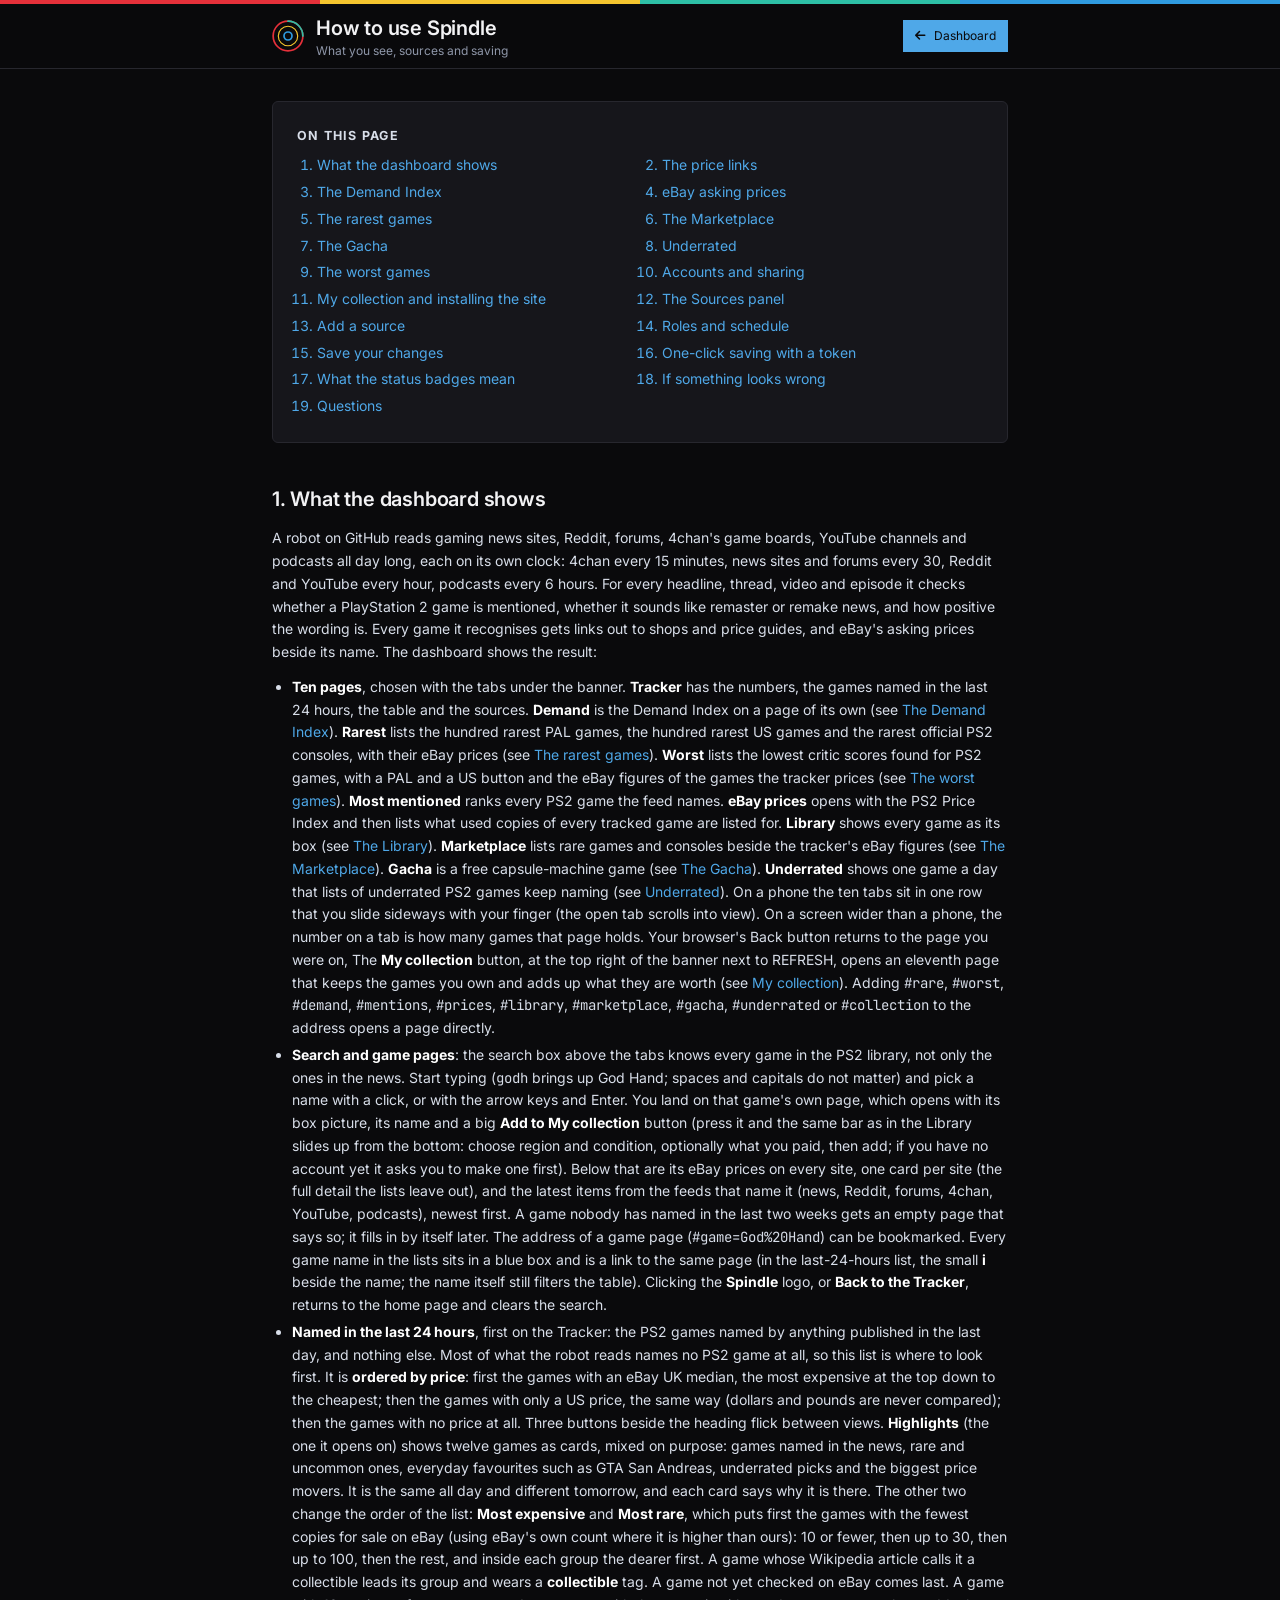
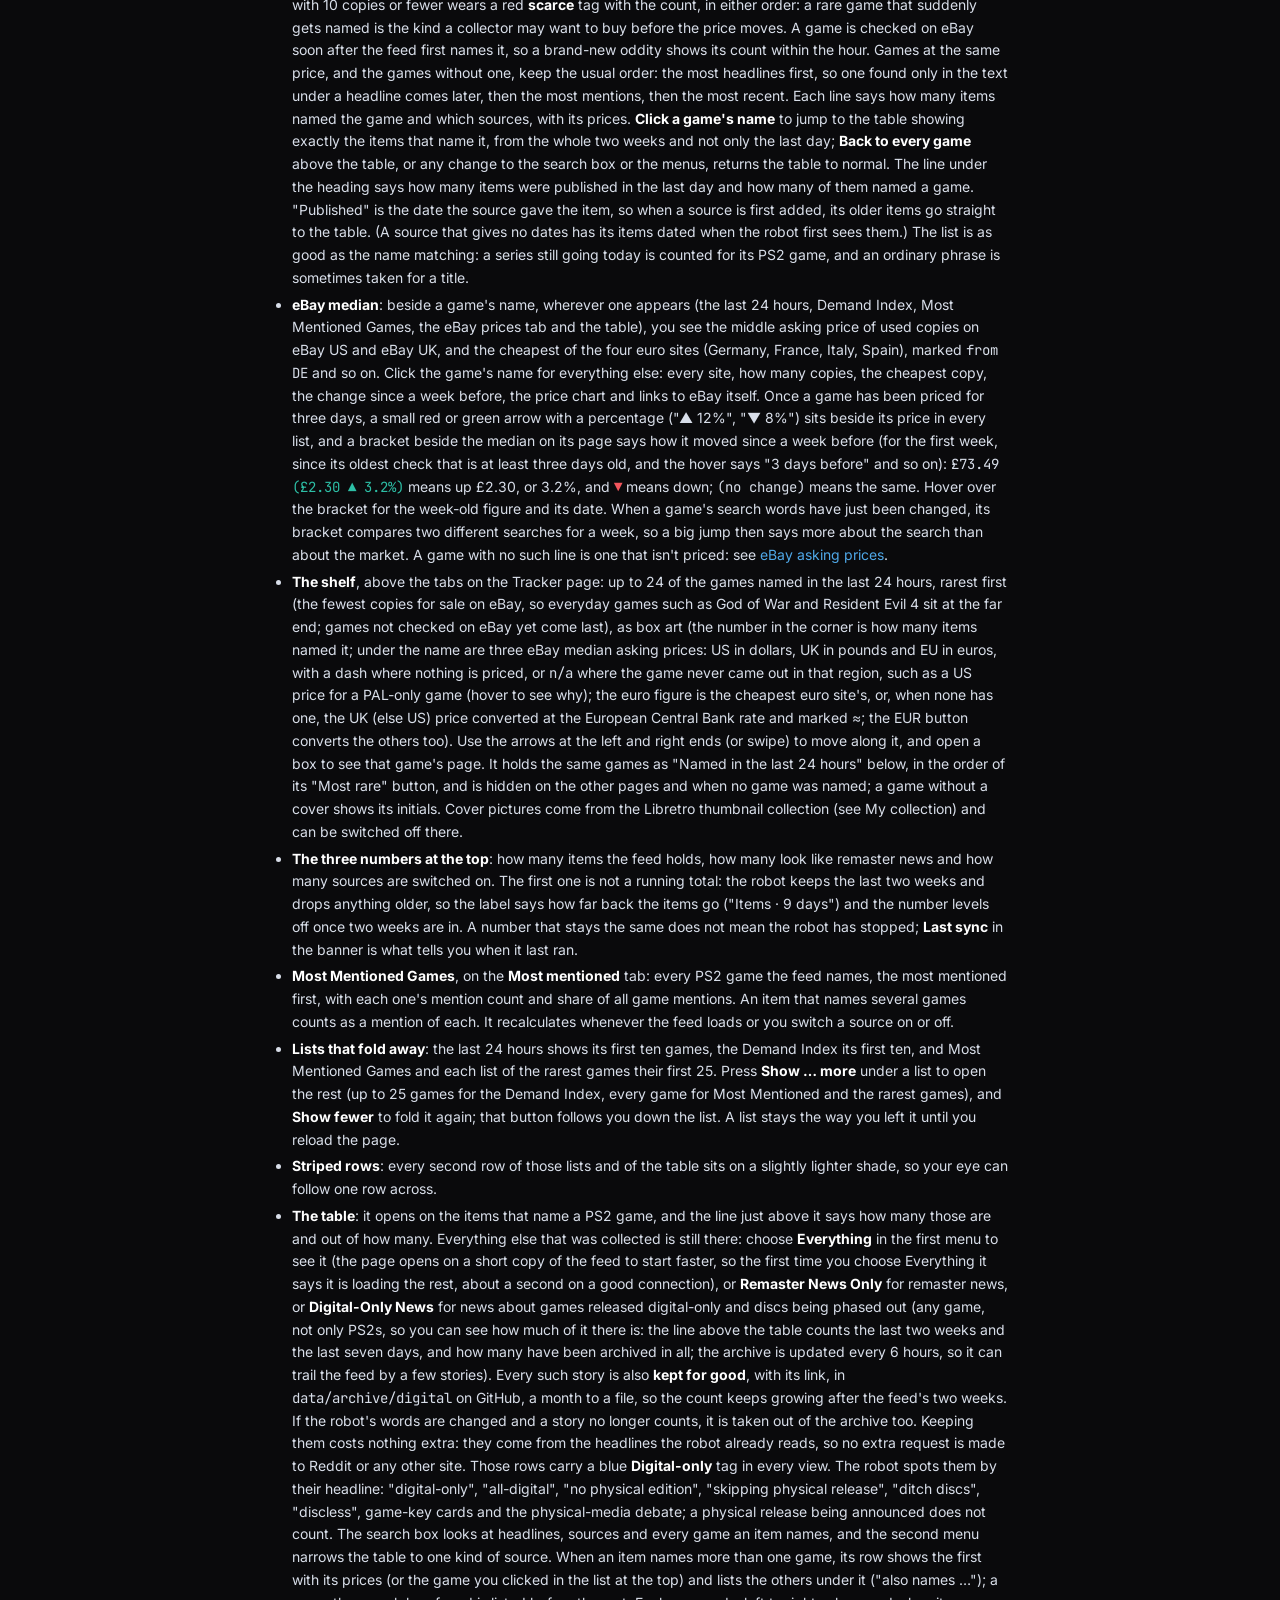
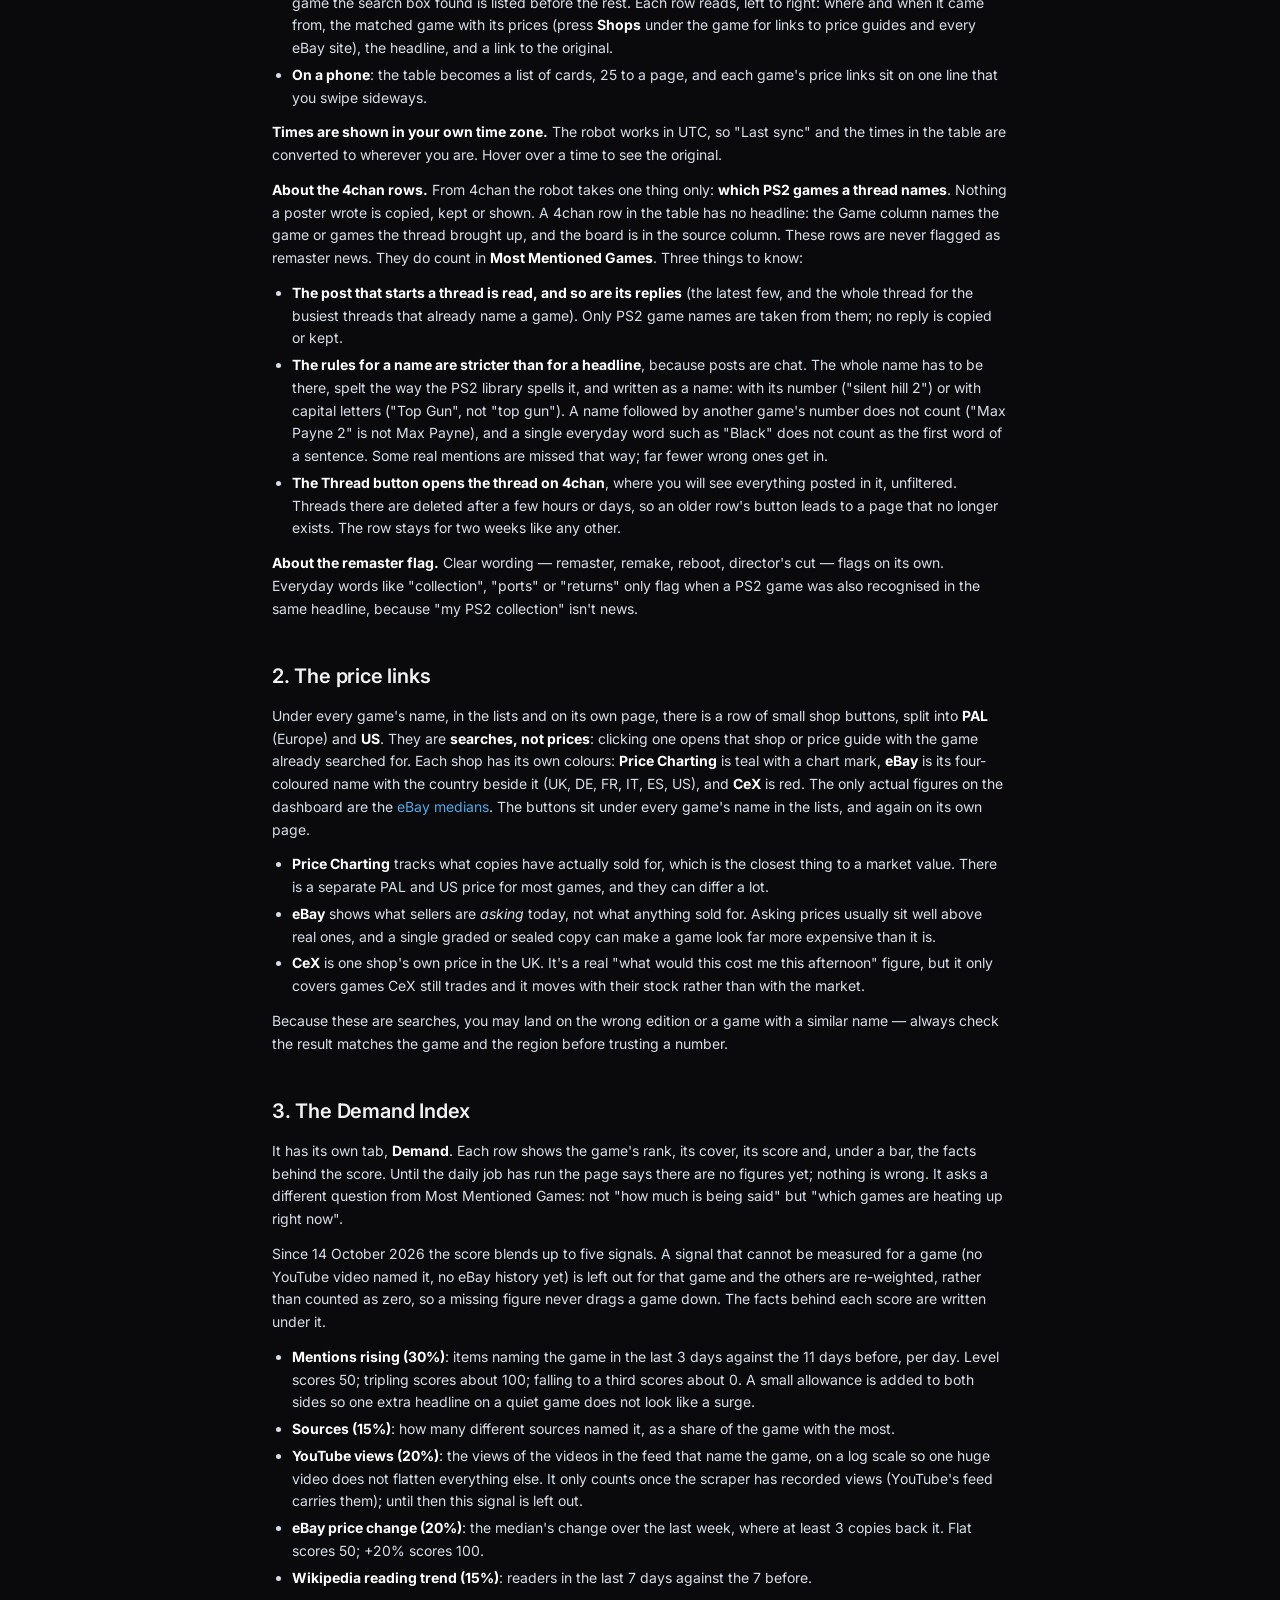
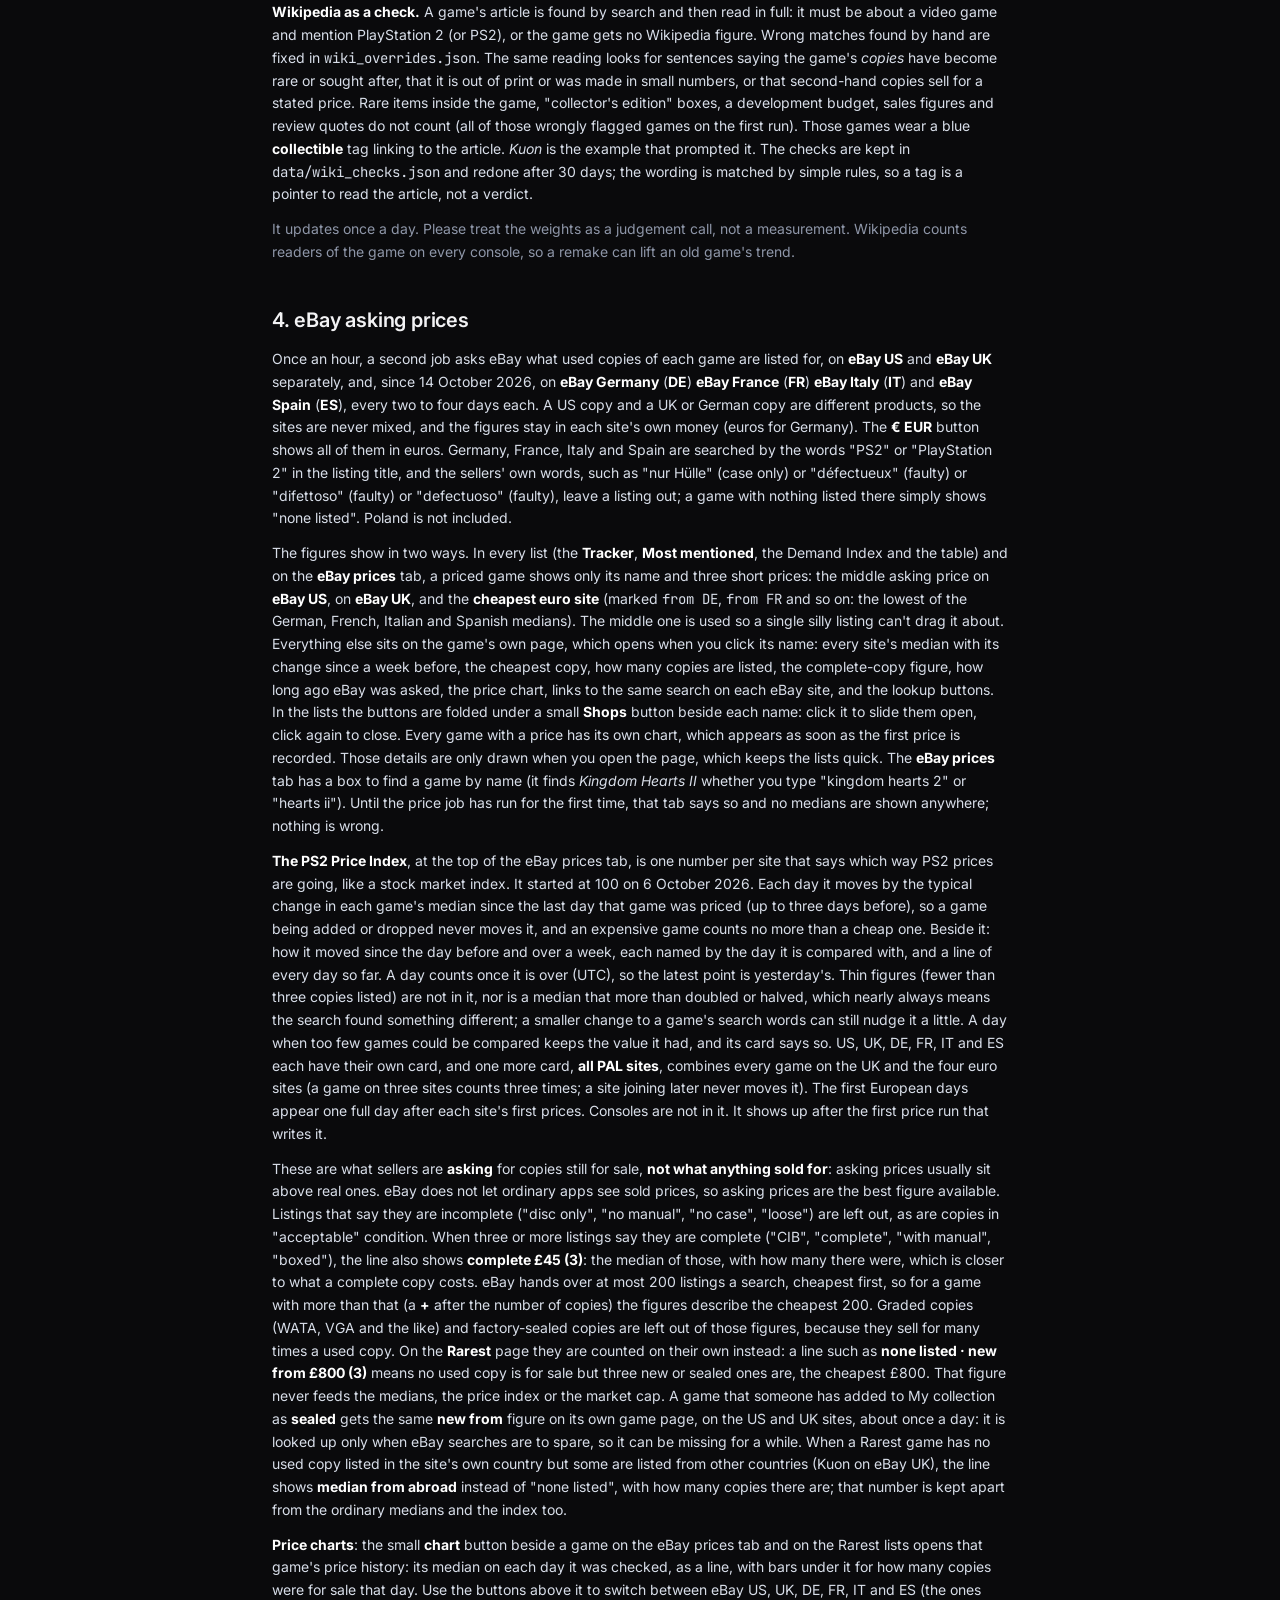
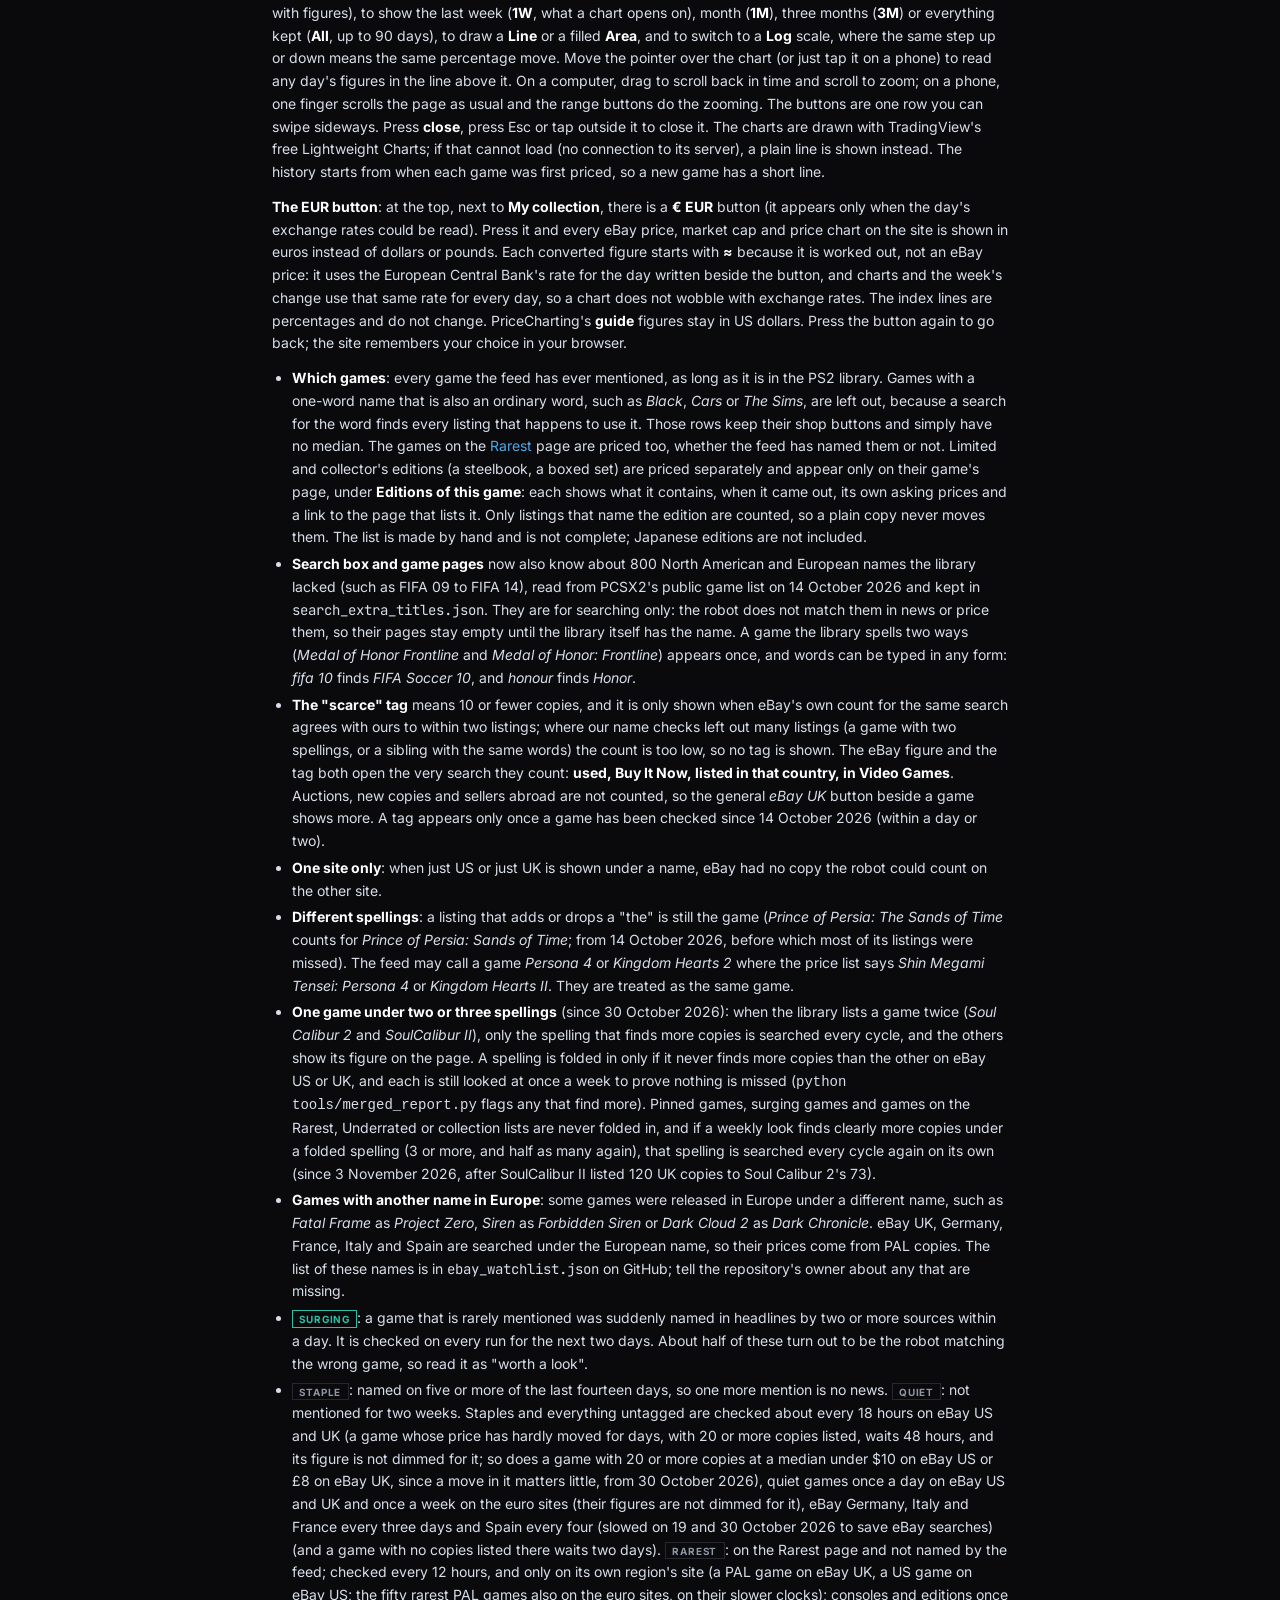
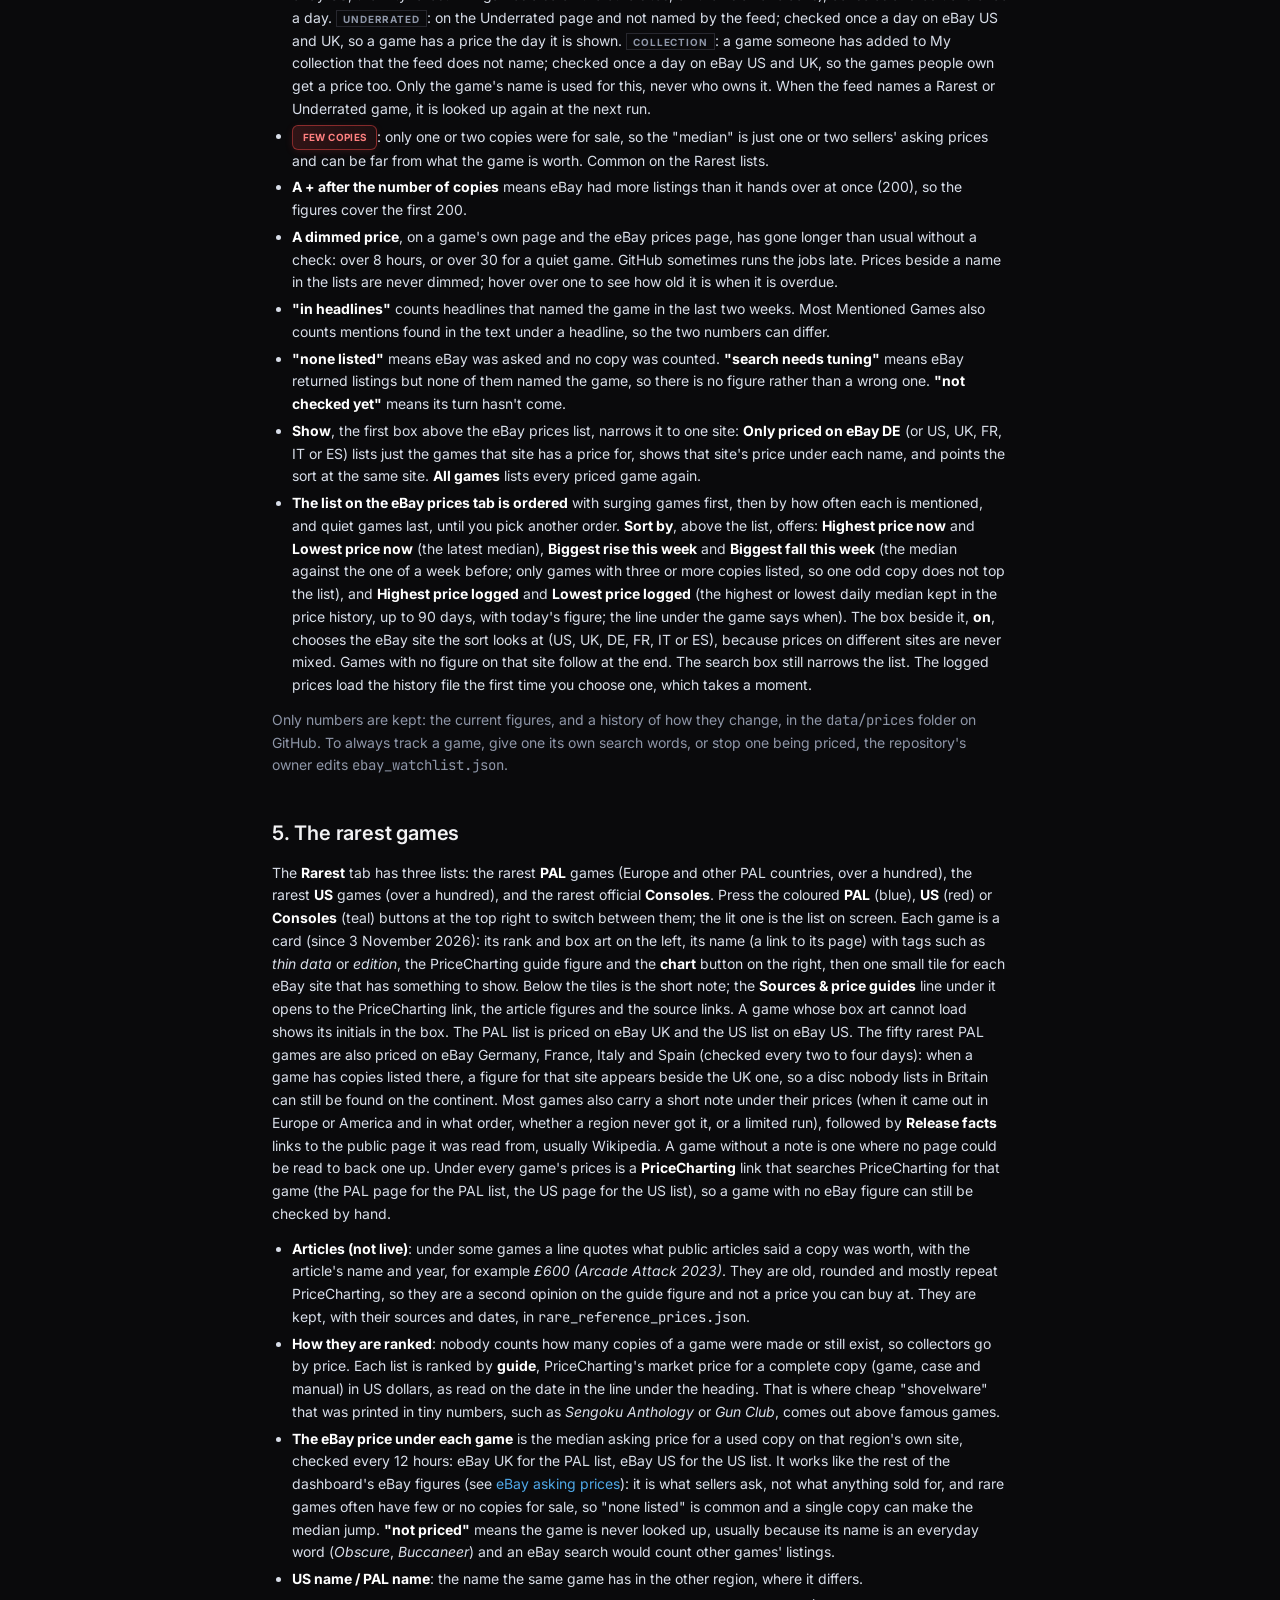
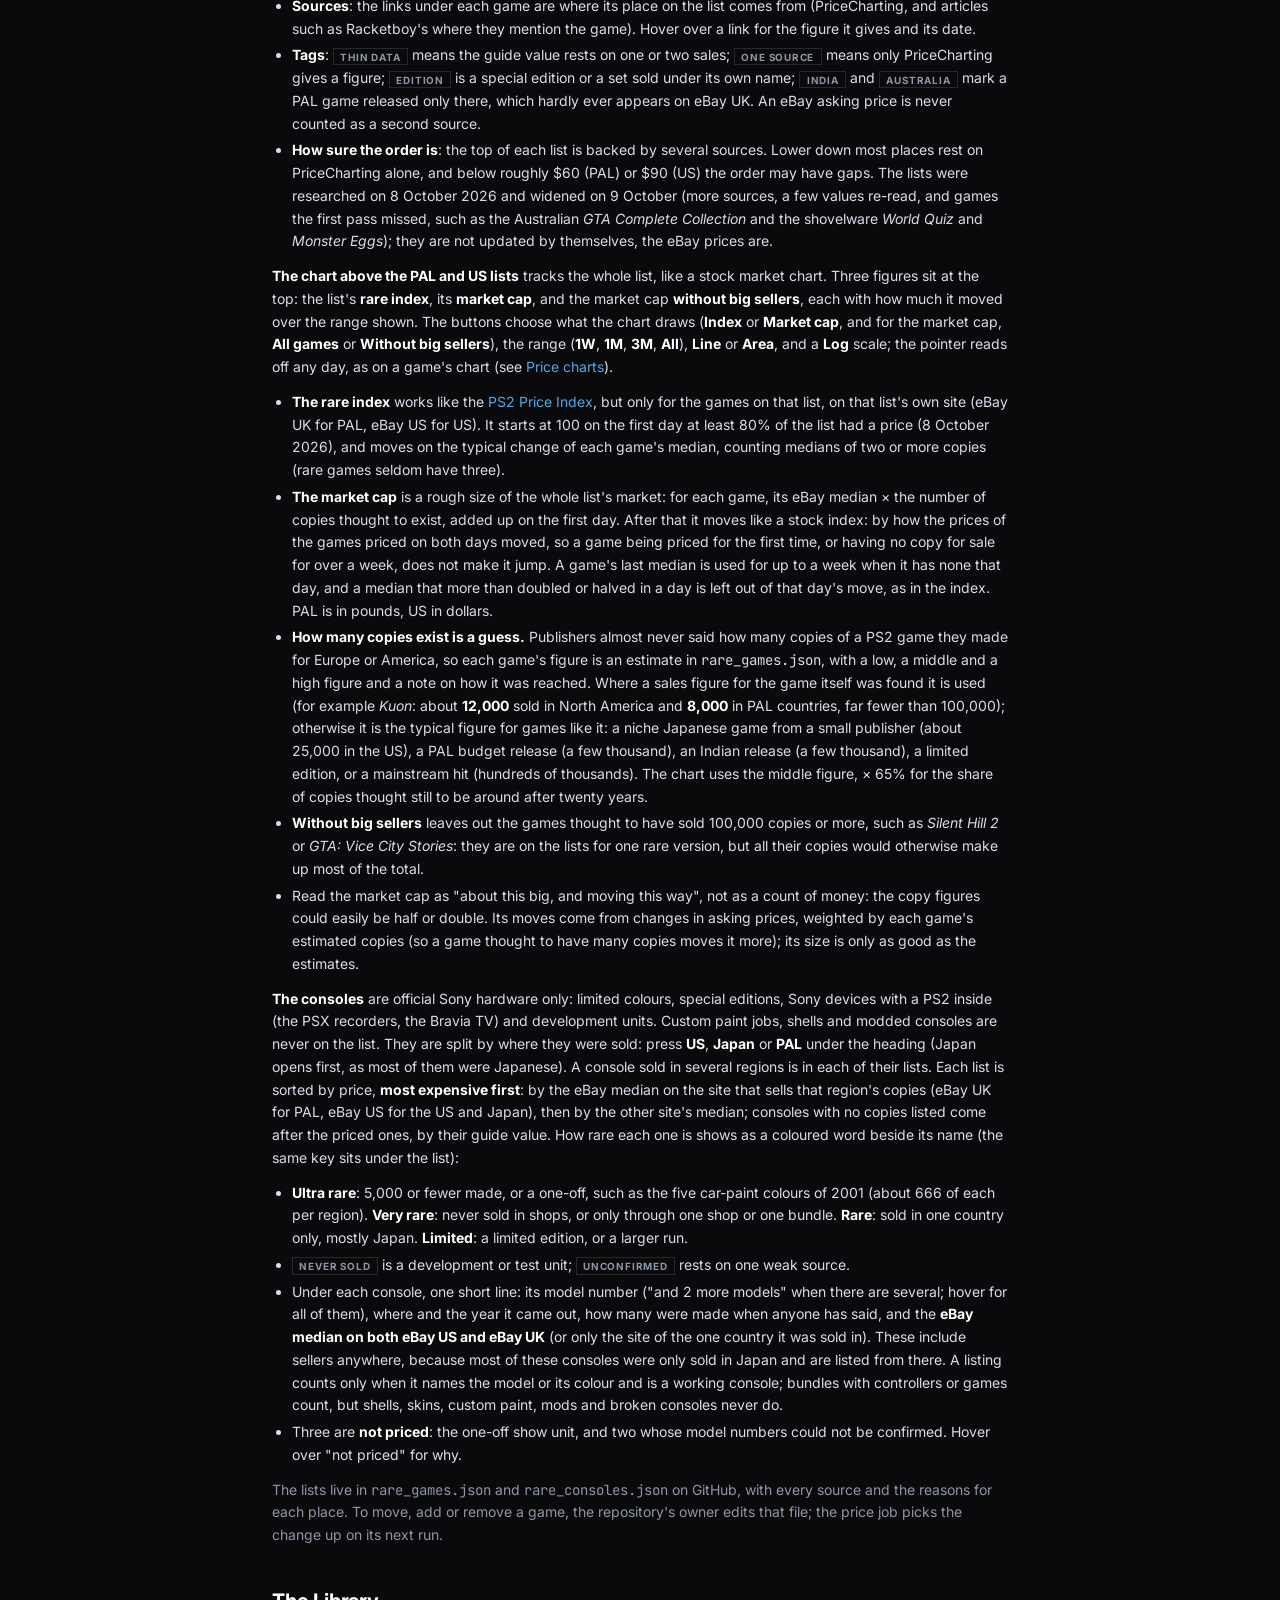
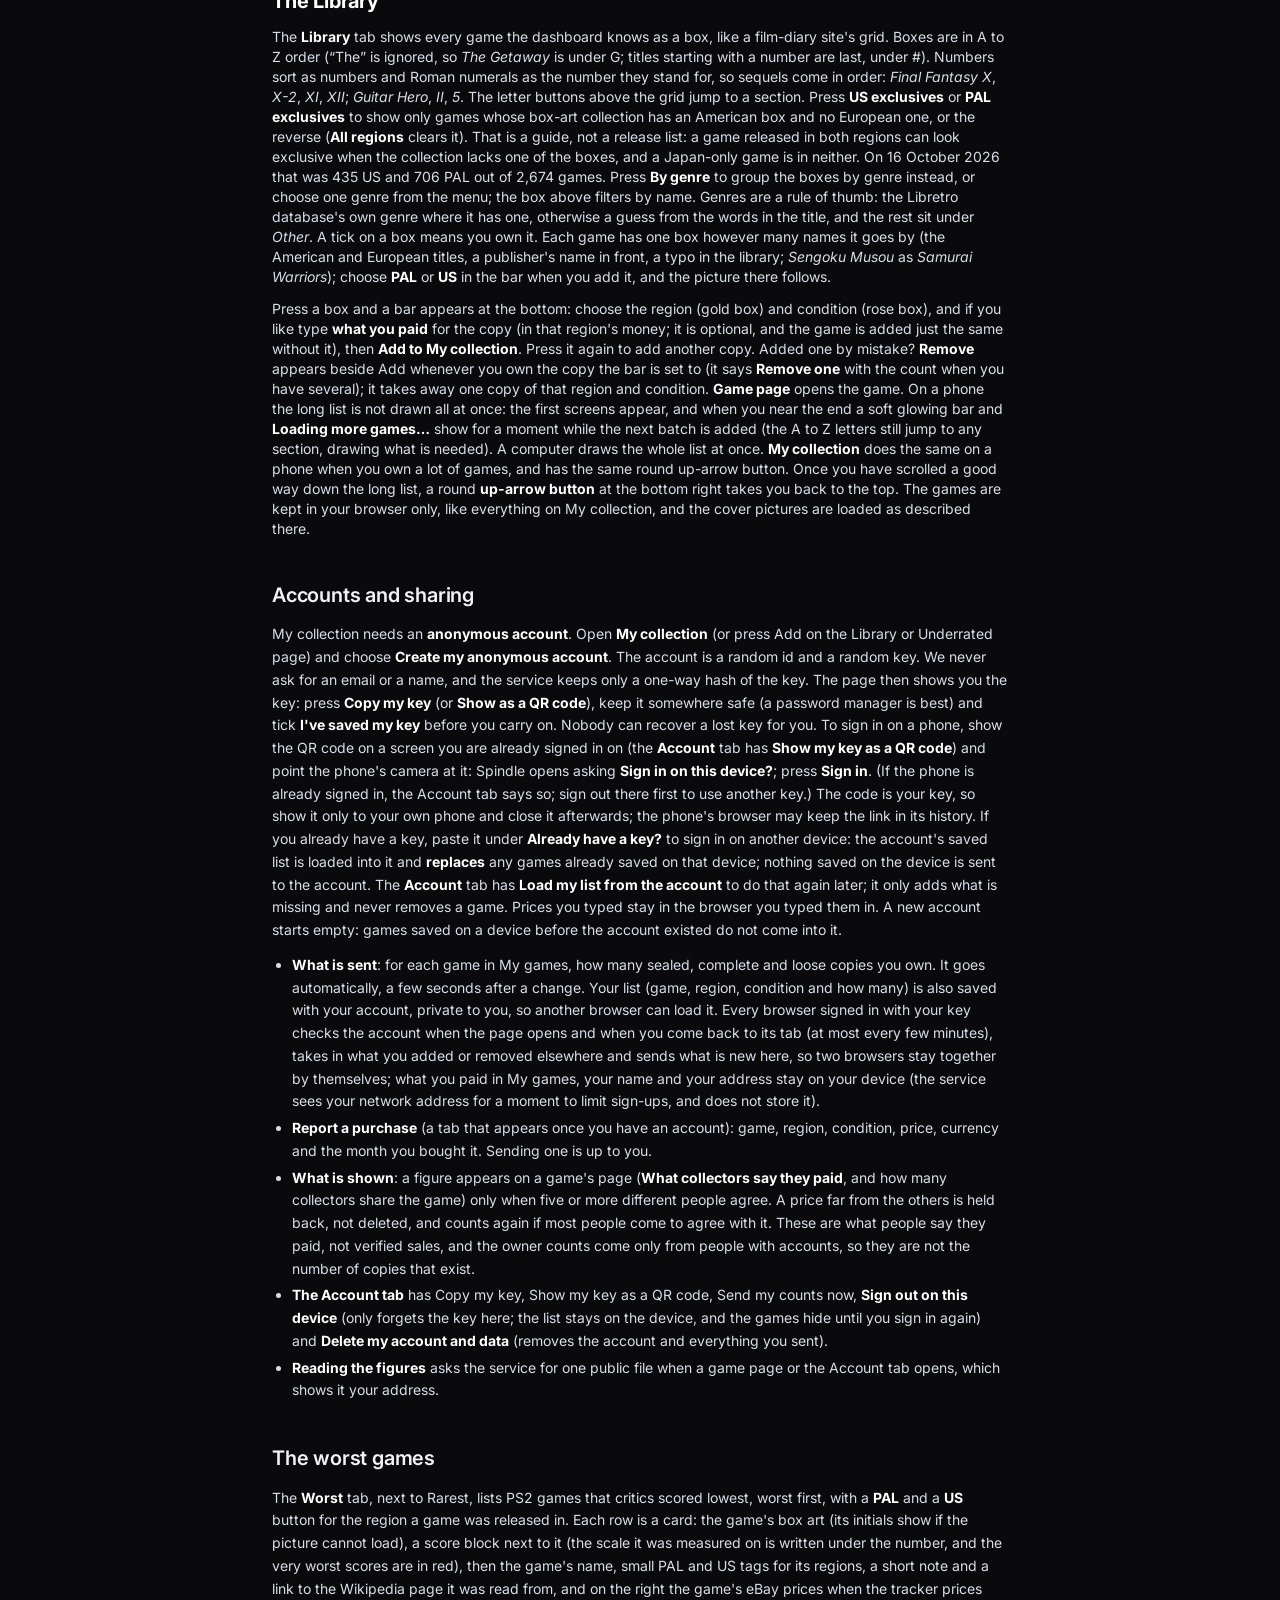
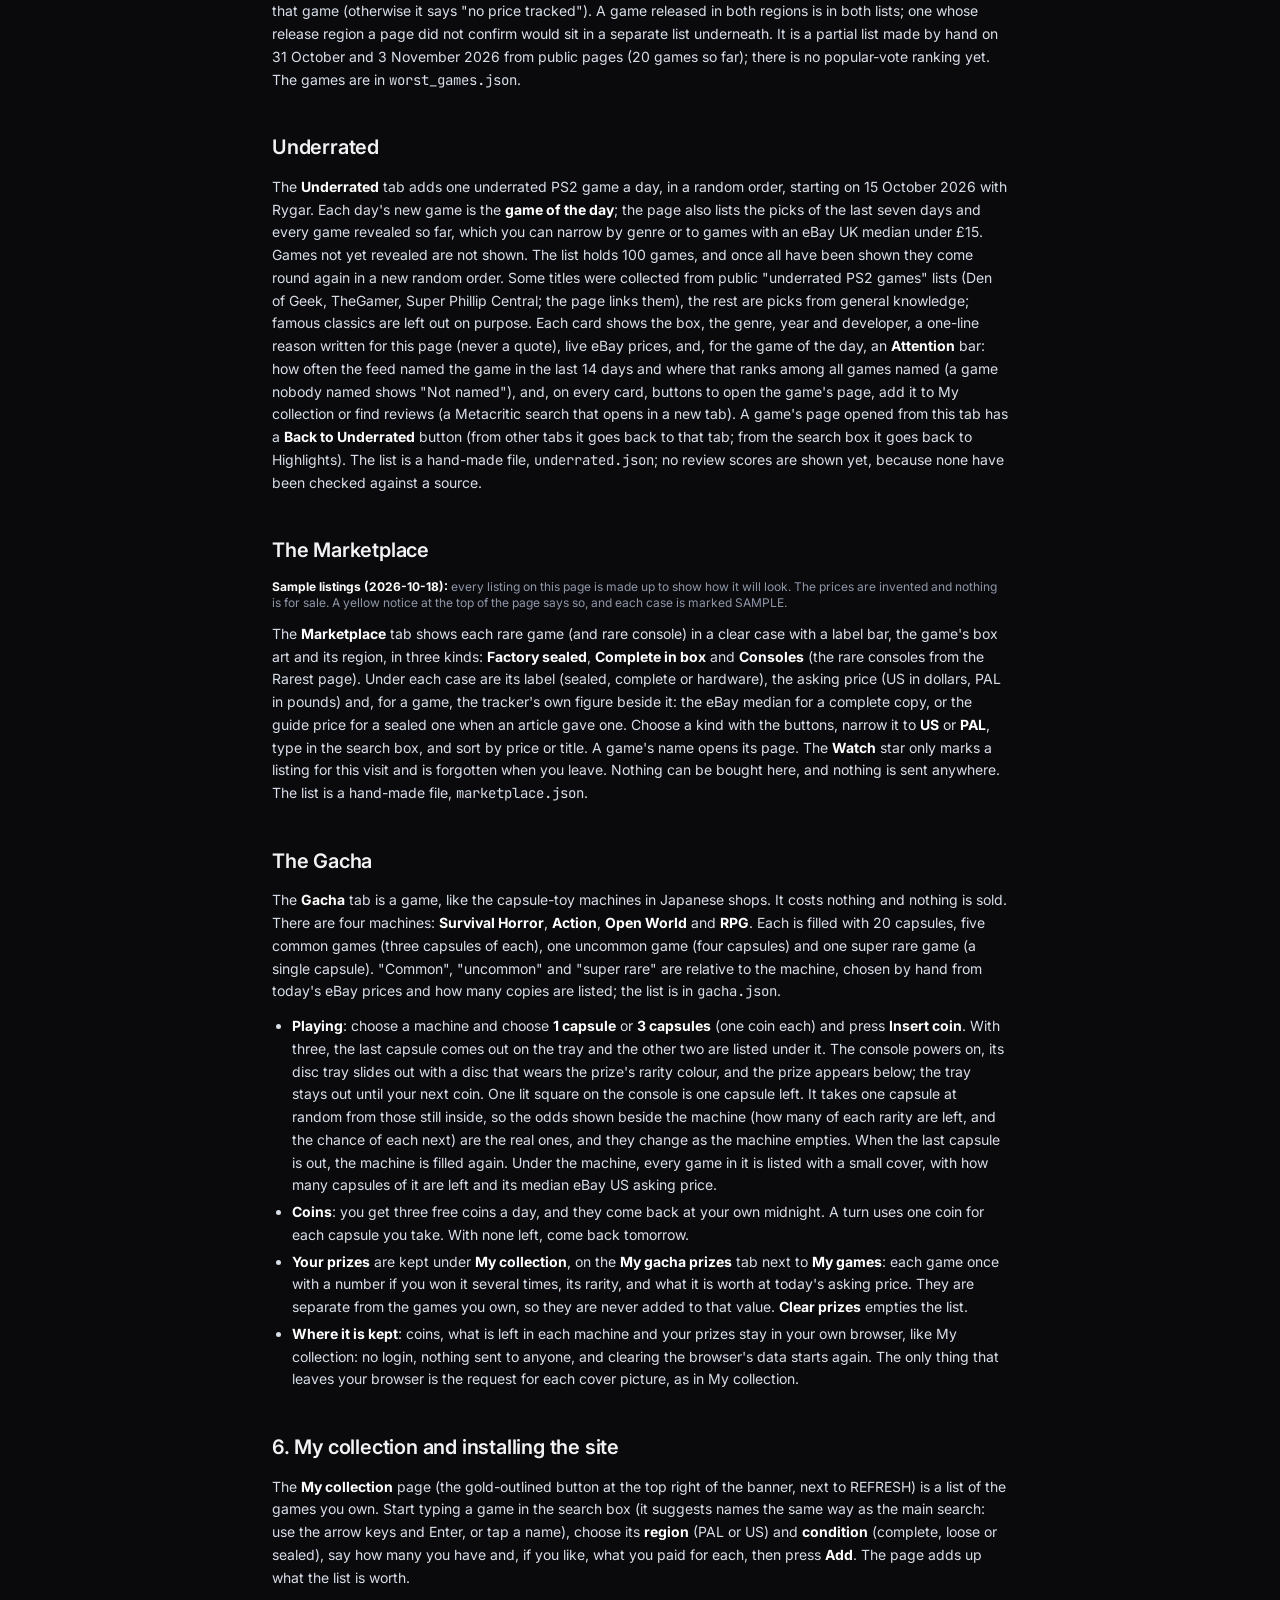
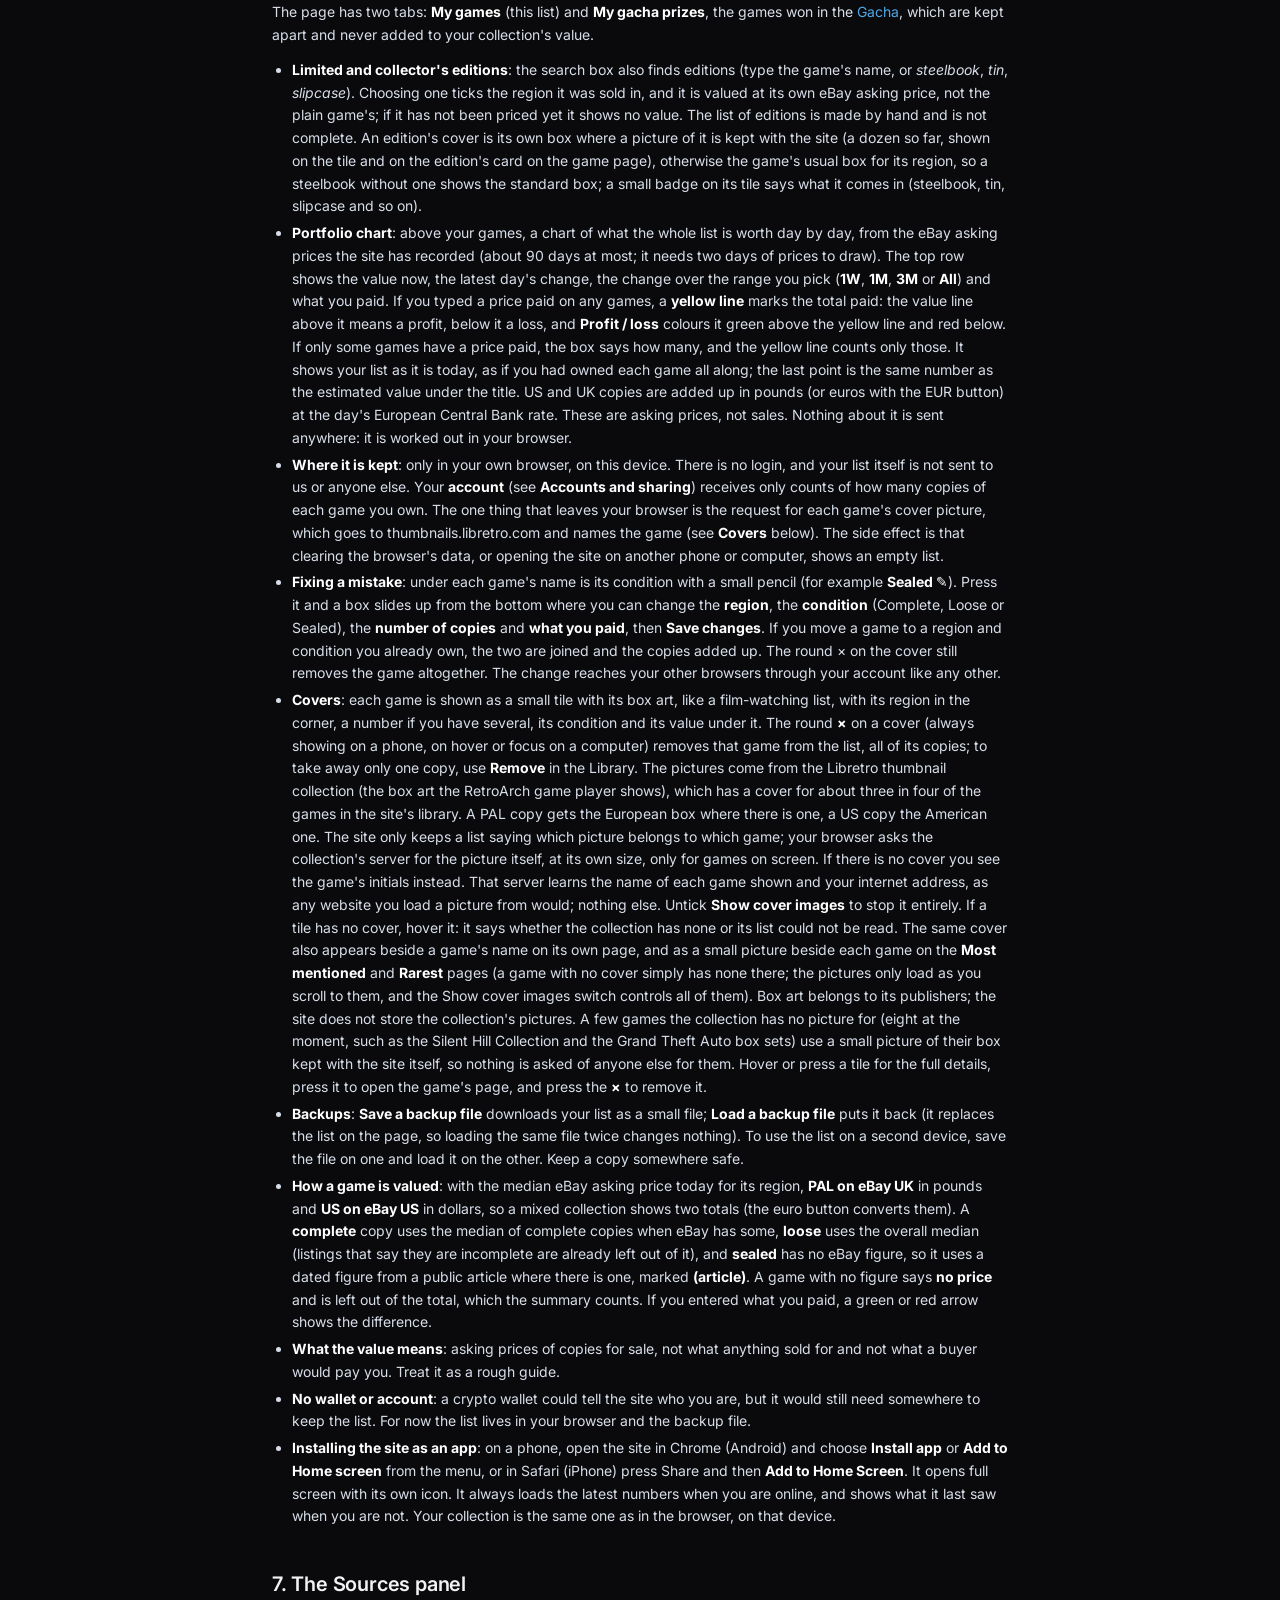
<file: guide.html>
<!DOCTYPE html>
<html lang="en" class="dark">
<head>
    <meta charset="UTF-8">
    <meta name="viewport" content="width=device-width, initial-scale=1.0">
    <meta name="theme-color" content="#111114">
    <title>How to Use Spindle</title>
    <link rel="preconnect" href="https://fonts.googleapis.com">
    <link rel="preconnect" href="https://fonts.gstatic.com" crossorigin>
    <link href="https://fonts.googleapis.com/css2?family=Inter:wght@400;500;600;700;800&family=Playfair+Display:ital,wght@0,700;0,800;1,600&family=JetBrains+Mono:wght@400;500;700&display=swap" rel="stylesheet">
    <link rel="stylesheet" href="https://cdnjs.cloudflare.com/ajax/libs/font-awesome/6.4.0/css/all.min.css">
    <link rel="stylesheet" href="retro.css?v=20261017e">
    <style>
        kbd { font-size: 0.75rem; padding: 0.1rem 0.35rem; border: 1px solid #475569; }
        section { scroll-margin-top: 5rem; }
    </style>
    <link rel="stylesheet" href="tailwind-guide.css?v=20261106a">
</head>
<body class="bg-ps2dark min-h-screen">

        <header class="brand-bar">
        <div class="max-w-3xl mx-auto px-4 h-16 flex items-center justify-between gap-3">
            <div class="flex items-center gap-3 min-w-0">
                <svg width="32" height="32" viewBox="0 0 56 56" aria-hidden="true" class="shrink-0">
                    <circle cx="28" cy="28" r="26" fill="none" stroke="#E5303A" stroke-width="3"></circle>
                    <circle cx="28" cy="28" r="17" fill="none" stroke="#F5C52E" stroke-width="2"></circle>
                    <circle cx="28" cy="28" r="7" fill="none" stroke="#2F9BE0" stroke-width="3"></circle>
                    <path d="M28 2 A26 26 0 0 1 54 28" fill="none" stroke="#2DBFA6" stroke-width="3" stroke-linecap="round"></path>
                </svg>
                <div class="min-w-0">
                    <h1 class="truncate">How to use Spindle</h1>
                    <p class="text-xs text-slate-400 truncate">What you see, sources and saving</p>
                </div>
            </div>
            <a href="index.html#sourcesSection" class="shrink-0 from-blue-600 text-xs px-3 py-2 flex items-center gap-2">
                <i class="fa-solid fa-arrow-left"></i> Dashboard
            </a>
        </div>
    </header>

    <main class="max-w-3xl mx-auto px-4 py-8 space-y-10 text-sm leading-relaxed text-slate-300">

        <nav aria-label="Contents" class="bg-ps2card p-5">
            <h2 class="mb-2">On this page</h2>
            <ol class="list-decimal pl-5 grid sm:grid-cols-2 gap-x-6 gap-y-1 text-cyan-400 steps">
                <li><a class="hover:underline" href="#overview">What the dashboard shows</a></li>
                <li><a class="hover:underline" href="#prices">The price links</a></li>
                <li><a class="hover:underline" href="#demand">The Demand Index</a></li>
                <li><a class="hover:underline" href="#ebay">eBay asking prices</a></li>
                <li><a class="hover:underline" href="#rare">The rarest games</a></li>
                <li><a class="hover:underline" href="#marketplace">The Marketplace</a></li>
                <li><a class="hover:underline" href="#gacha">The Gacha</a></li>
                <li><a class="hover:underline" href="#underrated">Underrated</a></li>
                <li><a class="hover:underline" href="#worst">The worst games</a></li>
                <li><a class="hover:underline" href="#share">Accounts and sharing</a></li>
                <li><a class="hover:underline" href="#collection">My collection and installing the site</a></li>
                <li><a class="hover:underline" href="#sources">The Sources panel</a></li>
                <li><a class="hover:underline" href="#add">Add a source</a></li>
                <li><a class="hover:underline" href="#weights">Roles and schedule</a></li>
                <li><a class="hover:underline" href="#save">Save your changes</a></li>
                <li><a class="hover:underline" href="#token">One-click saving with a token</a></li>
                <li><a class="hover:underline" href="#status">What the status badges mean</a></li>
                <li><a class="hover:underline" href="#problems">If something looks wrong</a></li>
                <li><a class="hover:underline" href="#faq">Questions</a></li>
            </ol>
        </nav>

        <section id="overview" class="space-y-3">
            <h2>1. What the dashboard shows</h2>
            <p>A robot on GitHub reads gaming news sites, Reddit, forums, 4chan's game boards, YouTube channels and podcasts all day long, each on its own clock: 4chan every 15 minutes, news sites and forums every 30, Reddit and YouTube every hour, podcasts every 6 hours. For every headline, thread, video and episode it checks whether a PlayStation 2 game is mentioned, whether it sounds like remaster or remake news, and how positive the wording is. Every game it recognises gets links out to shops and price guides, and eBay's asking prices beside its name. The dashboard shows the result:</p>
            <ul class="list-disc pl-5 space-y-1">
                <li><b class="text-white">Ten pages</b>, chosen with the tabs under the banner. <b class="text-white">Tracker</b> has the numbers, the games named in the last 24 hours, the table and the sources. <b class="text-white">Demand</b> is the Demand Index on a page of its own (see <a class="text-cyan-400 hover:underline" href="#demand">The Demand Index</a>). <b class="text-white">Rarest</b> lists the hundred rarest PAL games, the hundred rarest US games and the rarest official PS2 consoles, with their eBay prices (see <a class="text-cyan-400 hover:underline" href="#rare">The rarest games</a>). <b class="text-white">Worst</b> lists the lowest critic scores found for PS2 games, with a PAL and a US button and the eBay figures of the games the tracker prices (see <a class="text-cyan-400 hover:underline" href="#worst">The worst games</a>). <b class="text-white">Most mentioned</b> ranks every PS2 game the feed names. <b class="text-white">eBay prices</b> opens with the PS2 Price Index and then lists what used copies of every tracked game are listed for. <b class="text-white">Library</b> shows every game as its box (see <a class="text-cyan-400 hover:underline" href="#library">The Library</a>). <b class="text-white">Marketplace</b> lists rare games and consoles beside the tracker's eBay figures (see <a class="text-cyan-400 hover:underline" href="#marketplace">The Marketplace</a>). <b class="text-white">Gacha</b> is a free capsule-machine game (see <a class="text-cyan-400 hover:underline" href="#gacha">The Gacha</a>). <b class="text-white">Underrated</b> shows one game a day that lists of underrated PS2 games keep naming (see <a class="text-cyan-400 hover:underline" href="#underrated">Underrated</a>). On a phone the ten tabs sit in one row that you slide sideways with your finger (the open tab scrolls into view). On a screen wider than a phone, the number on a tab is how many games that page holds. Your browser's Back button returns to the page you were on, The <b class="text-white">My collection</b> button, at the top right of the banner next to REFRESH, opens an eleventh page that keeps the games you own and adds up what they are worth (see <a class="text-cyan-400 hover:underline" href="#collection">My collection</a>). Adding <span class="font-mono-custom">#rare</span>, <span class="font-mono-custom">#worst</span>, <span class="font-mono-custom">#demand</span>, <span class="font-mono-custom">#mentions</span>, <span class="font-mono-custom">#prices</span>, <span class="font-mono-custom">#library</span>, <span class="font-mono-custom">#marketplace</span>, <span class="font-mono-custom">#gacha</span>, <span class="font-mono-custom">#underrated</span> or <span class="font-mono-custom">#collection</span> to the address opens a page directly.</li>
                <li><b class="text-white">Search and game pages</b>: the search box above the tabs knows every game in the PS2 library, not only the ones in the news. Start typing (<span class="font-mono-custom">godh</span> brings up God Hand; spaces and capitals do not matter) and pick a name with a click, or with the arrow keys and Enter. You land on that game's own page, which opens with its box picture, its name and a big <b class="text-white">Add to My collection</b> button (press it and the same bar as in the Library slides up from the bottom: choose region and condition, optionally what you paid, then add; if you have no account yet it asks you to make one first). Below that are its eBay prices on every site, one card per site (the full detail the lists leave out), and the latest items from the feeds that name it (news, Reddit, forums, 4chan, YouTube, podcasts), newest first. A game nobody has named in the last two weeks gets an empty page that says so; it fills in by itself later. The address of a game page (<span class="font-mono-custom">#game=God%20Hand</span>) can be bookmarked. Every game name in the lists sits in a blue box and is a link to the same page (in the last-24-hours list, the small <b class="text-white">i</b> beside the name; the name itself still filters the table). Clicking the <b class="text-white">Spindle</b> logo, or <b class="text-white">Back to the Tracker</b>, returns to the home page and clears the search.</li>
                <li><b class="text-white">Named in the last 24 hours</b>, first on the Tracker: the PS2 games named by anything published in the last day, and nothing else. Most of what the robot reads names no PS2 game at all, so this list is where to look first. It is <b class="text-white">ordered by price</b>: first the games with an eBay UK median, the most expensive at the top down to the cheapest; then the games with only a US price, the same way (dollars and pounds are never compared); then the games with no price at all. Three buttons beside the heading flick between views. <b class="text-white">Highlights</b> (the one it opens on) shows twelve games as cards, mixed on purpose: games named in the news, rare and uncommon ones, everyday favourites such as GTA San Andreas, underrated picks and the biggest price movers. It is the same all day and different tomorrow, and each card says why it is there. The other two change the order of the list: <b class="text-white">Most expensive</b> and <b class="text-white">Most rare</b>, which puts first the games with the fewest copies for sale on eBay (using eBay's own count where it is higher than ours): 10 or fewer, then up to 30, then up to 100, then the rest, and inside each group the dearer first. A game whose Wikipedia article calls it a collectible leads its group and wears a <b class="text-white">collectible</b> tag. A game not yet checked on eBay comes last. A game with 10 copies or fewer wears a red <b class="text-white">scarce</b> tag with the count, in either order: a rare game that suddenly gets named is the kind a collector may want to buy before the price moves. A game is checked on eBay soon after the feed first names it, so a brand-new oddity shows its count within the hour. Games at the same price, and the games without one, keep the usual order: the most headlines first, so one found only in the text under a headline comes later, then the most mentions, then the most recent. Each line says how many items named the game and which sources, with its prices. <b class="text-white">Click a game's name</b> to jump to the table showing exactly the items that name it, from the whole two weeks and not only the last day; <b class="text-white">Back to every game</b> above the table, or any change to the search box or the menus, returns the table to normal. The line under the heading says how many items were published in the last day and how many of them named a game. "Published" is the date the source gave the item, so when a source is first added, its older items go straight to the table. (A source that gives no dates has its items dated when the robot first sees them.) The list is as good as the name matching: a series still going today is counted for its PS2 game, and an ordinary phrase is sometimes taken for a title.</li>
                <li><b class="text-white">eBay median</b>: beside a game's name, wherever one appears (the last 24 hours, Demand Index, Most Mentioned Games, the eBay prices tab and the table), you see the middle asking price of used copies on eBay US and eBay UK, and the cheapest of the four euro sites (Germany, France, Italy, Spain), marked <span class="font-mono-custom">from DE</span> and so on. Click the game's name for everything else: every site, how many copies, the cheapest copy, the change since a week before, the price chart and links to eBay itself. Once a game has been priced for three days, a small red or green arrow with a percentage ("▲ 12%", "▼ 8%") sits beside its price in every list, and a bracket beside the median on its page says how it moved since a week before (for the first week, since its oldest check that is at least three days old, and the hover says "3 days before" and so on): <span class="font-mono-custom">£73.49 <span class="text-emerald-400">(£2.30 ▲ 3.2%)</span></span> means up £2.30, or 3.2%, and <span class="font-mono-custom text-red-400">▼</span> means down; <span class="font-mono-custom">(no change)</span> means the same. Hover over the bracket for the week-old figure and its date. When a game's search words have just been changed, its bracket compares two different searches for a week, so a big jump then says more about the search than about the market. A game with no such line is one that isn't priced: see <a class="text-cyan-400 hover:underline" href="#ebay">eBay asking prices</a>.</li>
                <li><b class="text-white">The shelf</b>, above the tabs on the Tracker page: up to 24 of the games named in the last 24 hours, rarest first (the fewest copies for sale on eBay, so everyday games such as God of War and Resident Evil 4 sit at the far end; games not checked on eBay yet come last), as box art (the number in the corner is how many items named it; under the name are three eBay median asking prices: US in dollars, UK in pounds and EU in euros, with a dash where nothing is priced, or <span class="font-mono-custom">n/a</span> where the game never came out in that region, such as a US price for a PAL-only game (hover to see why); the euro figure is the cheapest euro site's, or, when none has one, the UK (else US) price converted at the European Central Bank rate and marked ≈; the EUR button converts the others too). Use the arrows at the left and right ends (or swipe) to move along it, and open a box to see that game's page. It holds the same games as "Named in the last 24 hours" below, in the order of its "Most rare" button, and is hidden on the other pages and when no game was named; a game without a cover shows its initials. Cover pictures come from the Libretro thumbnail collection (see My collection) and can be switched off there.</li>
                <li><b class="text-white">The three numbers at the top</b>: how many items the feed holds, how many look like remaster news and how many sources are switched on. The first one is not a running total: the robot keeps the last two weeks and drops anything older, so the label says how far back the items go ("Items · 9 days") and the number levels off once two weeks are in. A number that stays the same does not mean the robot has stopped; <b class="text-white">Last sync</b> in the banner is what tells you when it last ran.</li>
                <li><b class="text-white">Most Mentioned Games</b>, on the <b class="text-white">Most mentioned</b> tab: every PS2 game the feed names, the most mentioned first, with each one's mention count and share of all game mentions. An item that names several games counts as a mention of each. It recalculates whenever the feed loads or you switch a source on or off.</li>
                <li><b class="text-white">Lists that fold away</b>: the last 24 hours shows its first ten games, the Demand Index its first ten, and Most Mentioned Games and each list of the rarest games their first 25. Press <b class="text-white">Show … more</b> under a list to open the rest (up to 25 games for the Demand Index, every game for Most Mentioned and the rarest games), and <b class="text-white">Show fewer</b> to fold it again; that button follows you down the list. A list stays the way you left it until you reload the page.</li>
                <li><b class="text-white">Striped rows</b>: every second row of those lists and of the table sits on a slightly lighter shade, so your eye can follow one row across.</li>
                <li><b class="text-white">The table</b>: it opens on the items that name a PS2 game, and the line just above it says how many those are and out of how many. Everything else that was collected is still there: choose <b class="text-white">Everything</b> in the first menu to see it (the page opens on a short copy of the feed to start faster, so the first time you choose Everything it says it is loading the rest, about a second on a good connection), or <b class="text-white">Remaster News Only</b> for remaster news, or <b class="text-white">Digital-Only News</b> for news about games released digital-only and discs being phased out (any game, not only PS2s, so you can see how much of it there is: the line above the table counts the last two weeks and the last seven days, and how many have been archived in all; the archive is updated every 6 hours, so it can trail the feed by a few stories). Every such story is also <b class="text-white">kept for good</b>, with its link, in <span class="font-mono-custom">data/archive/digital</span> on GitHub, a month to a file, so the count keeps growing after the feed's two weeks. If the robot's words are changed and a story no longer counts, it is taken out of the archive too. Keeping them costs nothing extra: they come from the headlines the robot already reads, so no extra request is made to Reddit or any other site. Those rows carry a blue <b class="text-white">Digital-only</b> tag in every view. The robot spots them by their headline: "digital-only", "all-digital", "no physical edition", "skipping physical release", "ditch discs", "discless", game-key cards and the physical-media debate; a physical release being announced does not count. The search box looks at headlines, sources and every game an item names, and the second menu narrows the table to one kind of source. When an item names more than one game, its row shows the first with its prices (or the game you clicked in the list at the top) and lists the others under it ("also names …"); a game the search box found is listed before the rest. Each row reads, left to right: where and when it came from, the matched game with its prices (press <b class="text-white">Shops</b> under the game for links to price guides and every eBay site), the headline, and a link to the original.</li>
                <li><b class="text-white">On a phone</b>: the table becomes a list of cards, 25 to a page, and each game's price links sit on one line that you swipe sideways.</li>
            </ul>
            <p><b class="text-white">Times are shown in your own time zone.</b> The robot works in UTC, so "Last sync" and the times in the table are converted to wherever you are. Hover over a time to see the original.</p>
            <p id="boards"><b class="text-white">About the 4chan rows.</b> From 4chan the robot takes one thing only: <b class="text-white">which PS2 games a thread names</b>. Nothing a poster wrote is copied, kept or shown. A 4chan row in the table has no headline: the Game column names the game or games the thread brought up, and the board is in the source column. These rows are never flagged as remaster news. They do count in <b class="text-white">Most Mentioned Games</b>. Three things to know:</p>
            <ul class="list-disc pl-5 space-y-1">
                <li><b class="text-white">The post that starts a thread is read, and so are its replies</b> (the latest few, and the whole thread for the busiest threads that already name a game). Only PS2 game names are taken from them; no reply is copied or kept.</li>
                <li><b class="text-white">The rules for a name are stricter than for a headline</b>, because posts are chat. The whole name has to be there, spelt the way the PS2 library spells it, and written as a name: with its number ("silent hill 2") or with capital letters ("Top Gun", not "top gun"). A name followed by another game's number does not count ("Max Payne 2" is not Max Payne), and a single everyday word such as "Black" does not count as the first word of a sentence. Some real mentions are missed that way; far fewer wrong ones get in.</li>
                <li><b class="text-white">The Thread button opens the thread on 4chan</b>, where you will see everything posted in it, unfiltered. Threads there are deleted after a few hours or days, so an older row's button leads to a page that no longer exists. The row stays for two weeks like any other.</li>
            </ul>
            <p><b class="text-white">About the remaster flag.</b> Clear wording — remaster, remake, reboot, director's cut — flags on its own. Everyday words like "collection", "ports" or "returns" only flag when a PS2 game was also recognised in the same headline, because "my PS2 collection" isn't news.</p>
        </section>

        <section id="prices" class="space-y-3">
            <h2>2. The price links</h2>
            <p>Under every game's name, in the lists and on its own page, there is a row of small shop buttons, split into <b class="text-white">PAL</b> (Europe) and <b class="text-white">US</b>. They are <b class="text-white">searches, not prices</b>: clicking one opens that shop or price guide with the game already searched for. Each shop has its own colours: <b class="text-white">Price Charting</b> is teal with a chart mark, <b class="text-white">eBay</b> is its four-coloured name with the country beside it (UK, DE, FR, IT, ES, US), and <b class="text-white">CeX</b> is red. The only actual figures on the dashboard are the <a class="text-cyan-400 hover:underline" href="#ebay">eBay medians</a>. The buttons sit under every game's name in the lists, and again on its own page.</p>
            <ul class="list-disc pl-5 space-y-1">
                <li><b class="text-white">Price Charting</b> tracks what copies have actually sold for, which is the closest thing to a market value. There is a separate PAL and US price for most games, and they can differ a lot.</li>
                <li><b class="text-white">eBay</b> shows what sellers are <i>asking</i> today, not what anything sold for. Asking prices usually sit well above real ones, and a single graded or sealed copy can make a game look far more expensive than it is.</li>
                <li><b class="text-white">CeX</b> is one shop's own price in the UK. It's a real "what would this cost me this afternoon" figure, but it only covers games CeX still trades and it moves with their stock rather than with the market.</li>
            </ul>
            <p>Because these are searches, you may land on the wrong edition or a game with a similar name — always check the result matches the game and the region before trusting a number.</p>
        </section>

        <section id="demand" class="space-y-3">
            <h2>3. The Demand Index</h2>
            <p>It has its own tab, <b class="text-white">Demand</b>. Each row shows the game's rank, its cover, its score and, under a bar, the facts behind the score. Until the daily job has run the page says there are no figures yet; nothing is wrong. It asks a different question from Most Mentioned Games: not "how much is being said" but "which games are heating up right now".</p>
            <p>Since 14 October 2026 the score blends up to five signals. A signal that cannot be measured for a game (no YouTube video named it, no eBay history yet) is left out for that game and the others are re-weighted, rather than counted as zero, so a missing figure never drags a game down. The facts behind each score are written under it.</p>
            <ul class="list-disc pl-5 space-y-1">
                <li><b class="text-white">Mentions rising (30%)</b>: items naming the game in the last 3 days against the 11 days before, per day. Level scores 50; tripling scores about 100; falling to a third scores about 0. A small allowance is added to both sides so one extra headline on a quiet game does not look like a surge.</li>
                <li><b class="text-white">Sources (15%)</b>: how many different sources named it, as a share of the game with the most.</li>
                <li><b class="text-white">YouTube views (20%)</b>: the views of the videos in the feed that name the game, on a log scale so one huge video does not flatten everything else. It only counts once the scraper has recorded views (YouTube's feed carries them); until then this signal is left out.</li>
                <li><b class="text-white">eBay price change (20%)</b>: the median's change over the last week, where at least 3 copies back it. Flat scores 50; +20% scores 100.</li>
                <li><b class="text-white">Wikipedia reading trend (15%)</b>: readers in the last 7 days against the 7 before.</li>
            </ul>
            <p><b class="text-white">Wikipedia as a check.</b> A game's article is found by search and then read in full: it must be about a video game and mention PlayStation 2 (or PS2), or the game gets no Wikipedia figure. Wrong matches found by hand are fixed in <span class="font-mono-custom">wiki_overrides.json</span>. The same reading looks for sentences saying the game's <i>copies</i> have become rare or sought after, that it is out of print or was made in small numbers, or that second-hand copies sell for a stated price. Rare items inside the game, "collector's edition" boxes, a development budget, sales figures and review quotes do not count (all of those wrongly flagged games on the first run). Those games wear a blue <b class="text-white">collectible</b> tag linking to the article. <i>Kuon</i> is the example that prompted it. The checks are kept in <span class="font-mono-custom">data/wiki_checks.json</span> and redone after 30 days; the wording is matched by simple rules, so a tag is a pointer to read the article, not a verdict.</p>
            <p class="text-slate-400">It updates once a day. Please treat the weights as a judgement call, not a measurement. Wikipedia counts readers of the game on every console, so a remake can lift an old game's trend.</p>
        </section>

        <section id="ebay" class="space-y-3">
            <h2>4. eBay asking prices</h2>
            <p>Once an hour, a second job asks eBay what used copies of each game are listed for, on <b class="text-white">eBay US</b> and <b class="text-white">eBay UK</b> separately, and, since 14 October 2026, on <b class="text-white">eBay Germany</b> (<b class="text-white">DE</b>) <b class="text-white">eBay France</b> (<b class="text-white">FR</b>) <b class="text-white">eBay Italy</b> (<b class="text-white">IT</b>) and <b class="text-white">eBay Spain</b> (<b class="text-white">ES</b>), every two to four days each. A US copy and a UK or German copy are different products, so the sites are never mixed, and the figures stay in each site's own money (euros for Germany). The <b class="text-white">€ EUR</b> button shows all of them in euros. Germany, France, Italy and Spain are searched by the words "PS2" or "PlayStation 2" in the listing title, and the sellers' own words, such as "nur Hülle" (case only) or "défectueux" (faulty) or "difettoso" (faulty) or "defectuoso" (faulty), leave a listing out; a game with nothing listed there simply shows "none listed". Poland is not included.</p>
            <p>The figures show in two ways. In every list (the <b class="text-white">Tracker</b>, <b class="text-white">Most mentioned</b>, the Demand Index and the table) and on the <b class="text-white">eBay prices</b> tab, a priced game shows only its name and three short prices: the middle asking price on <b class="text-white">eBay US</b>, on <b class="text-white">eBay UK</b>, and the <b class="text-white">cheapest euro site</b> (marked <span class="font-mono-custom">from DE</span>, <span class="font-mono-custom">from FR</span> and so on: the lowest of the German, French, Italian and Spanish medians). The middle one is used so a single silly listing can't drag it about. Everything else sits on the game's own page, which opens when you click its name: every site's median with its change since a week before, the cheapest copy, how many copies are listed, the complete-copy figure, how long ago eBay was asked, the price chart, links to the same search on each eBay site, and the lookup buttons. In the lists the buttons are folded under a small <b class="text-white">Shops</b> button beside each name: click it to slide them open, click again to close. Every game with a price has its own chart, which appears as soon as the first price is recorded. Those details are only drawn when you open the page, which keeps the lists quick. The <b class="text-white">eBay prices</b> tab has a box to find a game by name (it finds <i>Kingdom Hearts II</i> whether you type "kingdom hearts 2" or "hearts ii"). Until the price job has run for the first time, that tab says so and no medians are shown anywhere; nothing is wrong.</p>
            <p id="index"><b class="text-white">The PS2 Price Index</b>, at the top of the eBay prices tab, is one number per site that says which way PS2 prices are going, like a stock market index. It started at 100 on 6 October 2026. Each day it moves by the typical change in each game's median since the last day that game was priced (up to three days before), so a game being added or dropped never moves it, and an expensive game counts no more than a cheap one. Beside it: how it moved since the day before and over a week, each named by the day it is compared with, and a line of every day so far. A day counts once it is over (UTC), so the latest point is yesterday's. Thin figures (fewer than three copies listed) are not in it, nor is a median that more than doubled or halved, which nearly always means the search found something different; a smaller change to a game's search words can still nudge it a little. A day when too few games could be compared keeps the value it had, and its card says so. US, UK, DE, FR, IT and ES each have their own card, and one more card, <b class="text-white">all PAL sites</b>, combines every game on the UK and the four euro sites (a game on three sites counts three times; a site joining later never moves it). The first European days appear one full day after each site's first prices. Consoles are not in it. It shows up after the first price run that writes it.</p>
            <p>These are what sellers are <b class="text-white">asking</b> for copies still for sale, <b class="text-white">not what anything sold for</b>: asking prices usually sit above real ones. eBay does not let ordinary apps see sold prices, so asking prices are the best figure available. Listings that say they are incomplete ("disc only", "no manual", "no case", "loose") are left out, as are copies in "acceptable" condition. When three or more listings say they are complete ("CIB", "complete", "with manual", "boxed"), the line also shows <b class="text-white">complete £45 (3)</b>: the median of those, with how many there were, which is closer to what a complete copy costs. eBay hands over at most 200 listings a search, cheapest first, so for a game with more than that (a <b class="text-white">+</b> after the number of copies) the figures describe the cheapest 200. Graded copies (WATA, VGA and the like) and factory-sealed copies are left out of those figures, because they sell for many times a used copy. On the <b class="text-white">Rarest</b> page they are counted on their own instead: a line such as <b class="text-white">none listed · new from £800 (3)</b> means no used copy is for sale but three new or sealed ones are, the cheapest £800. That figure never feeds the medians, the price index or the market cap. A game that someone has added to My collection as <b class="text-white">sealed</b> gets the same <b class="text-white">new from</b> figure on its own game page, on the US and UK sites, about once a day: it is looked up only when eBay searches are to spare, so it can be missing for a while. When a Rarest game has no used copy listed in the site's own country but some are listed from other countries (Kuon on eBay UK), the line shows <b class="text-white">median from abroad</b> instead of "none listed", with how many copies there are; that number is kept apart from the ordinary medians and the index too.</p>
            <p id="charts"><b class="text-white">Price charts</b>: the small <b class="text-white">chart</b> button beside a game on the eBay prices tab and on the Rarest lists opens that game's price history: its median on each day it was checked, as a line, with bars under it for how many copies were for sale that day. Use the buttons above it to switch between eBay US, UK, DE, FR, IT and ES (the ones with figures), to show the last week (<b class="text-white">1W</b>, what a chart opens on), month (<b class="text-white">1M</b>), three months (<b class="text-white">3M</b>) or everything kept (<b class="text-white">All</b>, up to 90 days), to draw a <b class="text-white">Line</b> or a filled <b class="text-white">Area</b>, and to switch to a <b class="text-white">Log</b> scale, where the same step up or down means the same percentage move. Move the pointer over the chart (or just tap it on a phone) to read any day's figures in the line above it. On a computer, drag to scroll back in time and scroll to zoom; on a phone, one finger scrolls the page as usual and the range buttons do the zooming. The buttons are one row you can swipe sideways. Press <b class="text-white">close</b>, press Esc or tap outside it to close it. The charts are drawn with TradingView's free Lightweight Charts; if that cannot load (no connection to its server), a plain line is shown instead. The history starts from when each game was first priced, so a new game has a short line.</p>
            <p id="euro"><b class="text-white">The EUR button</b>: at the top, next to <b class="text-white">My collection</b>, there is a <b class="text-white">&euro; EUR</b> button (it appears only when the day's exchange rates could be read). Press it and every eBay price, market cap and price chart on the site is shown in euros instead of dollars or pounds. Each converted figure starts with <b class="text-white">&asymp;</b> because it is worked out, not an eBay price: it uses the European Central Bank's rate for the day written beside the button, and charts and the week's change use that same rate for every day, so a chart does not wobble with exchange rates. The index lines are percentages and do not change. PriceCharting's <b class="text-white">guide</b> figures stay in US dollars. Press the button again to go back; the site remembers your choice in your browser.</p>
            <ul class="list-disc pl-5 space-y-1">
                <li><b class="text-white">Which games</b>: every game the feed has ever mentioned, as long as it is in the PS2 library. Games with a one-word name that is also an ordinary word, such as <i>Black</i>, <i>Cars</i> or <i>The Sims</i>, are left out, because a search for the word finds every listing that happens to use it. Those rows keep their shop buttons and simply have no median. The games on the <a class="text-cyan-400 hover:underline" href="#rare">Rarest</a> page are priced too, whether the feed has named them or not. Limited and collector's editions (a steelbook, a boxed set) are priced separately and appear only on their game's page, under <b class="text-white">Editions of this game</b>: each shows what it contains, when it came out, its own asking prices and a link to the page that lists it. Only listings that name the edition are counted, so a plain copy never moves them. The list is made by hand and is not complete; Japanese editions are not included.</li>
                <li><b class="text-white">Search box and game pages</b> now also know about 800 North American and European names the library lacked (such as FIFA 09 to FIFA 14), read from PCSX2's public game list on 14 October 2026 and kept in <span class="font-mono-custom">search_extra_titles.json</span>. They are for searching only: the robot does not match them in news or price them, so their pages stay empty until the library itself has the name. A game the library spells two ways (<i>Medal of Honor Frontline</i> and <i>Medal of Honor: Frontline</i>) appears once, and words can be typed in any form: <i>fifa 10</i> finds <i>FIFA Soccer 10</i>, and <i>honour</i> finds <i>Honor</i>.</li>
                <li><b class="text-white">The "scarce" tag</b> means 10 or fewer copies, and it is only shown when eBay's own count for the same search agrees with ours to within two listings; where our name checks left out many listings (a game with two spellings, or a sibling with the same words) the count is too low, so no tag is shown. The eBay figure and the tag both open the very search they count: <b class="text-white">used, Buy It Now, listed in that country, in Video Games</b>. Auctions, new copies and sellers abroad are not counted, so the general <i>eBay UK</i> button beside a game shows more. A tag appears only once a game has been checked since 14 October 2026 (within a day or two).</li>
                <li><b class="text-white">One site only</b>: when just US or just UK is shown under a name, eBay had no copy the robot could count on the other site.</li>
                <li><b class="text-white">Different spellings</b>: a listing that adds or drops a "the" is still the game (<i>Prince of Persia: The Sands of Time</i> counts for <i>Prince of Persia: Sands of Time</i>; from 14 October 2026, before which most of its listings were missed). The feed may call a game <i>Persona 4</i> or <i>Kingdom Hearts 2</i> where the price list says <i>Shin Megami Tensei: Persona 4</i> or <i>Kingdom Hearts II</i>. They are treated as the same game.</li>
                <li><b class="text-white">One game under two or three spellings</b> (since 30 October 2026): when the library lists a game twice (<i>Soul Calibur 2</i> and <i>SoulCalibur II</i>), only the spelling that finds more copies is searched every cycle, and the others show its figure on the page. A spelling is folded in only if it never finds more copies than the other on eBay US or UK, and each is still looked at once a week to prove nothing is missed (<code>python tools/merged_report.py</code> flags any that find more). Pinned games, surging games and games on the Rarest, Underrated or collection lists are never folded in, and if a weekly look finds clearly more copies under a folded spelling (3 or more, and half as many again), that spelling is searched every cycle again on its own (since 3 November 2026, after SoulCalibur II listed 120 UK copies to Soul Calibur 2's 73).</li>
                <li><b class="text-white">Games with another name in Europe</b>: some games were released in Europe under a different name, such as <i>Fatal Frame</i> as <i>Project Zero</i>, <i>Siren</i> as <i>Forbidden Siren</i> or <i>Dark Cloud 2</i> as <i>Dark Chronicle</i>. eBay UK, Germany, France, Italy and Spain are searched under the European name, so their prices come from PAL copies. The list of these names is in <span class="font-mono-custom">ebay_watchlist.json</span> on GitHub; tell the repository's owner about any that are missing.</li>
                <li><b class="text-white"><span class="level-tag level-surging" style="margin-left:0">surging</span></b>: a game that is rarely mentioned was suddenly named in headlines by two or more sources within a day. It is checked on every run for the next two days. About half of these turn out to be the robot matching the wrong game, so read it as "worth a look".</li>
                <li><b class="text-white"><span class="level-tag" style="margin-left:0">staple</span></b>: named on five or more of the last fourteen days, so one more mention is no news. <b class="text-white"><span class="level-tag" style="margin-left:0">quiet</span></b>: not mentioned for two weeks. Staples and everything untagged are checked about every 18 hours on eBay US and UK (a game whose price has hardly moved for days, with 20 or more copies listed, waits 48 hours, and its figure is not dimmed for it; so does a game with 20 or more copies at a median under $10 on eBay US or £8 on eBay UK, since a move in it matters little, from 30 October 2026), quiet games once a day on eBay US and UK and once a week on the euro sites (their figures are not dimmed for it), eBay Germany, Italy and France every three days and Spain every four (slowed on 19 and 30 October 2026 to save eBay searches) (and a game with no copies listed there waits two days).  <b class="text-white"><span class="level-tag" style="margin-left:0">rarest</span></b>: on the Rarest page and not named by the feed; checked every 12 hours, and only on its own region's site (a PAL game on eBay UK, a US game on eBay US; the fifty rarest PAL games also on the euro sites, on their slower clocks); consoles and editions once a day. <b class="text-white"><span class="level-tag" style="margin-left:0">underrated</span></b>: on the Underrated page and not named by the feed; checked once a day on eBay US and UK, so a game has a price the day it is shown. <b class="text-white"><span class="level-tag" style="margin-left:0">collection</span></b>: a game someone has added to My collection that the feed does not name; checked once a day on eBay US and UK, so the games people own get a price too. Only the game's name is used for this, never who owns it. When the feed names a Rarest or Underrated game, it is looked up again at the next run.</li>
                <li><b class="text-white"><span class="level-tag few-copies" style="margin-left:0">few copies</span></b>: only one or two copies were for sale, so the "median" is just one or two sellers' asking prices and can be far from what the game is worth. Common on the Rarest lists.</li>
                <li><b class="text-white">A + after the number of copies</b> means eBay had more listings than it hands over at once (200), so the figures cover the first 200.</li>
                <li><b class="text-white">A dimmed price</b>, on a game's own page and the eBay prices page, has gone longer than usual without a check: over 8 hours, or over 30 for a quiet game. GitHub sometimes runs the jobs late. Prices beside a name in the lists are never dimmed; hover over one to see how old it is when it is overdue.</li>
                <li><b class="text-white">"in headlines"</b> counts headlines that named the game in the last two weeks. Most Mentioned Games also counts mentions found in the text under a headline, so the two numbers can differ.</li>
                <li><b class="text-white">"none listed"</b> means eBay was asked and no copy was counted. <b class="text-white">"search needs tuning"</b> means eBay returned listings but none of them named the game, so there is no figure rather than a wrong one. <b class="text-white">"not checked yet"</b> means its turn hasn't come.</li>
                <li><b class="text-white">Show</b>, the first box above the eBay prices list, narrows it to one site: <b class="text-white">Only priced on eBay DE</b> (or US, UK, FR, IT or ES) lists just the games that site has a price for, shows that site's price under each name, and points the sort at the same site. <b class="text-white">All games</b> lists every priced game again.</li>
                <li><b class="text-white">The list on the eBay prices tab is ordered</b> with surging games first, then by how often each is mentioned, and quiet games last, until you pick another order. <b class="text-white">Sort by</b>, above the list, offers: <b class="text-white">Highest price now</b> and <b class="text-white">Lowest price now</b> (the latest median), <b class="text-white">Biggest rise this week</b> and <b class="text-white">Biggest fall this week</b> (the median against the one of a week before; only games with three or more copies listed, so one odd copy does not top the list), and <b class="text-white">Highest price logged</b> and <b class="text-white">Lowest price logged</b> (the highest or lowest daily median kept in the price history, up to 90 days, with today's figure; the line under the game says when). The box beside it, <b class="text-white">on</b>, chooses the eBay site the sort looks at (US, UK, DE, FR, IT or ES), because prices on different sites are never mixed. Games with no figure on that site follow at the end. The search box still narrows the list. The logged prices load the history file the first time you choose one, which takes a moment.</li>
            </ul>
            <p class="text-slate-400">Only numbers are kept: the current figures, and a history of how they change, in the <span class="font-mono-custom">data/prices</span> folder on GitHub. To always track a game, give one its own search words, or stop one being priced, the repository's owner edits <span class="font-mono-custom">ebay_watchlist.json</span>.</p>
        </section>

        <section id="rare" class="space-y-3">
            <h2>5. The rarest games</h2>
            <p>The <b class="text-white">Rarest</b> tab has three lists: the rarest <b class="text-white">PAL</b> games (Europe and other PAL countries, over a hundred), the rarest <b class="text-white">US</b> games (over a hundred), and the rarest official <b class="text-white">Consoles</b>. Press the coloured <b class="text-white">PAL</b> (blue), <b class="text-white">US</b> (red) or <b class="text-white">Consoles</b> (teal) buttons at the top right to switch between them; the lit one is the list on screen. Each game is a card (since 3 November 2026): its rank and box art on the left, its name (a link to its page) with tags such as <i>thin data</i> or <i>edition</i>, the PriceCharting guide figure and the <b class="text-white">chart</b> button on the right, then one small tile for each eBay site that has something to show. Below the tiles is the short note; the <b class="text-white">Sources &amp; price guides</b> line under it opens to the PriceCharting link, the article figures and the source links. A game whose box art cannot load shows its initials in the box. The PAL list is priced on eBay UK and the US list on eBay US. The fifty rarest PAL games are also priced on eBay Germany, France, Italy and Spain (checked every two to four days): when a game has copies listed there, a figure for that site appears beside the UK one, so a disc nobody lists in Britain can still be found on the continent. Most games also carry a short note under their prices (when it came out in Europe or America and in what order, whether a region never got it, or a limited run), followed by <b class="text-white">Release facts</b> links to the public page it was read from, usually Wikipedia. A game without a note is one where no page could be read to back one up. Under every game's prices is a <b class="text-white">PriceCharting</b> link that searches PriceCharting for that game (the PAL page for the PAL list, the US page for the US list), so a game with no eBay figure can still be checked by hand.</p>
            <ul class="list-disc pl-5 space-y-1">
                <li><b class="text-white">Articles (not live)</b>: under some games a line quotes what public articles said a copy was worth, with the article's name and year, for example <i>£600 (Arcade Attack 2023)</i>. They are old, rounded and mostly repeat PriceCharting, so they are a second opinion on the guide figure and not a price you can buy at. They are kept, with their sources and dates, in <span class="font-mono-custom">rare_reference_prices.json</span>.</li>
                <li><b class="text-white">How they are ranked</b>: nobody counts how many copies of a game were made or still exist, so collectors go by price. Each list is ranked by <b class="text-white">guide</b>, PriceCharting's market price for a complete copy (game, case and manual) in US dollars, as read on the date in the line under the heading. That is where cheap "shovelware" that was printed in tiny numbers, such as <i>Sengoku Anthology</i> or <i>Gun Club</i>, comes out above famous games.</li>
                <li><b class="text-white">The eBay price under each game</b> is the median asking price for a used copy on that region's own site, checked every 12 hours: eBay UK for the PAL list, eBay US for the US list. It works like the rest of the dashboard's eBay figures (see <a class="text-cyan-400 hover:underline" href="#ebay">eBay asking prices</a>): it is what sellers ask, not what anything sold for, and rare games often have few or no copies for sale, so "none listed" is common and a single copy can make the median jump. <b class="text-white">"not priced"</b> means the game is never looked up, usually because its name is an everyday word (<i>Obscure</i>, <i>Buccaneer</i>) and an eBay search would count other games' listings.</li>
                <li><b class="text-white">US name / PAL name</b>: the name the same game has in the other region, where it differs.</li>
                <li><b class="text-white">Sources</b>: the links under each game are where its place on the list comes from (PriceCharting, and articles such as Racketboy's where they mention the game). Hover over a link for the figure it gives and its date.</li>
                <li><b class="text-white">Tags</b>: <b class="text-white"><span class="level-tag" style="margin-left:0">thin data</span></b> means the guide value rests on one or two sales; <b class="text-white"><span class="level-tag" style="margin-left:0">one source</span></b> means only PriceCharting gives a figure; <b class="text-white"><span class="level-tag" style="margin-left:0">edition</span></b> is a special edition or a set sold under its own name; <b class="text-white"><span class="level-tag" style="margin-left:0">India</span></b> and <b class="text-white"><span class="level-tag" style="margin-left:0">Australia</span></b> mark a PAL game released only there, which hardly ever appears on eBay UK. An eBay asking price is never counted as a second source.</li>
                <li><b class="text-white">How sure the order is</b>: the top of each list is backed by several sources. Lower down most places rest on PriceCharting alone, and below roughly $60 (PAL) or $90 (US) the order may have gaps. The lists were researched on 8 October 2026 and widened on 9 October (more sources, a few values re-read, and games the first pass missed, such as the Australian <i>GTA Complete Collection</i> and the shovelware <i>World Quiz</i> and <i>Monster Eggs</i>); they are not updated by themselves, the eBay prices are.</li>
            </ul>
            <p id="rare-charts"><b class="text-white">The chart above the PAL and US lists</b> tracks the whole list, like a stock market chart. Three figures sit at the top: the list's <b class="text-white">rare index</b>, its <b class="text-white">market cap</b>, and the market cap <b class="text-white">without big sellers</b>, each with how much it moved over the range shown. The buttons choose what the chart draws (<b class="text-white">Index</b> or <b class="text-white">Market cap</b>, and for the market cap, <b class="text-white">All games</b> or <b class="text-white">Without big sellers</b>), the range (<b class="text-white">1W</b>, <b class="text-white">1M</b>, <b class="text-white">3M</b>, <b class="text-white">All</b>), <b class="text-white">Line</b> or <b class="text-white">Area</b>, and a <b class="text-white">Log</b> scale; the pointer reads off any day, as on a game's chart (see <a class="text-cyan-400 hover:underline" href="#charts">Price charts</a>).</p>
            <ul class="list-disc pl-5 space-y-1">
                <li><b class="text-white">The rare index</b> works like the <a class="text-cyan-400 hover:underline" href="#index">PS2 Price Index</a>, but only for the games on that list, on that list's own site (eBay UK for PAL, eBay US for US). It starts at 100 on the first day at least 80% of the list had a price (8 October 2026), and moves on the typical change of each game's median, counting medians of two or more copies (rare games seldom have three).</li>
                <li><b class="text-white">The market cap</b> is a rough size of the whole list's market: for each game, its eBay median × the number of copies thought to exist, added up on the first day. After that it moves like a stock index: by how the prices of the games priced on both days moved, so a game being priced for the first time, or having no copy for sale for over a week, does not make it jump. A game's last median is used for up to a week when it has none that day, and a median that more than doubled or halved in a day is left out of that day's move, as in the index. PAL is in pounds, US in dollars.</li>
                <li><b class="text-white">How many copies exist is a guess.</b> Publishers almost never said how many copies of a PS2 game they made for Europe or America, so each game's figure is an estimate in <span class="font-mono-custom">rare_games.json</span>, with a low, a middle and a high figure and a note on how it was reached. Where a sales figure for the game itself was found it is used (for example <i>Kuon</i>: about <b class="text-white">12,000</b> sold in North America and <b class="text-white">8,000</b> in PAL countries, far fewer than 100,000); otherwise it is the typical figure for games like it: a niche Japanese game from a small publisher (about 25,000 in the US), a PAL budget release (a few thousand), an Indian release (a few thousand), a limited edition, or a mainstream hit (hundreds of thousands). The chart uses the middle figure, × 65% for the share of copies thought still to be around after twenty years.</li>
                <li><b class="text-white">Without big sellers</b> leaves out the games thought to have sold 100,000 copies or more, such as <i>Silent Hill 2</i> or <i>GTA: Vice City Stories</i>: they are on the lists for one rare version, but all their copies would otherwise make up most of the total.</li>
                <li>Read the market cap as "about this big, and moving this way", not as a count of money: the copy figures could easily be half or double. Its moves come from changes in asking prices, weighted by each game's estimated copies (so a game thought to have many copies moves it more); its size is only as good as the estimates.</li>
            </ul>
            <p><b class="text-white">The consoles</b> are official Sony hardware only: limited colours, special editions, Sony devices with a PS2 inside (the PSX recorders, the Bravia TV) and development units. Custom paint jobs, shells and modded consoles are never on the list. They are split by where they were sold: press <b class="text-white">US</b>, <b class="text-white">Japan</b> or <b class="text-white">PAL</b> under the heading (Japan opens first, as most of them were Japanese). A console sold in several regions is in each of their lists. Each list is sorted by price, <b class="text-white">most expensive first</b>: by the eBay median on the site that sells that region's copies (eBay UK for PAL, eBay US for the US and Japan), then by the other site's median; consoles with no copies listed come after the priced ones, by their guide value. How rare each one is shows as a coloured word beside its name (the same key sits under the list):</p>
            <ul class="list-disc pl-5 space-y-1">
                <li><b class="text-white">Ultra rare</b>: 5,000 or fewer made, or a one-off, such as the five car-paint colours of 2001 (about 666 of each per region). <b class="text-white">Very rare</b>: never sold in shops, or only through one shop or one bundle. <b class="text-white">Rare</b>: sold in one country only, mostly Japan. <b class="text-white">Limited</b>: a limited edition, or a larger run.</li>
                <li><b class="text-white"><span class="level-tag" style="margin-left:0">never sold</span></b> is a development or test unit; <b class="text-white"><span class="level-tag" style="margin-left:0">unconfirmed</span></b> rests on one weak source.</li>
                <li>Under each console, one short line: its model number ("and 2 more models" when there are several; hover for all of them), where and the year it came out, how many were made when anyone has said, and the <b class="text-white">eBay median on both eBay US and eBay UK</b> (or only the site of the one country it was sold in). These include sellers anywhere, because most of these consoles were only sold in Japan and are listed from there. A listing counts only when it names the model or its colour and is a working console; bundles with controllers or games count, but shells, skins, custom paint, mods and broken consoles never do.</li>
                <li>Three are <b class="text-white">not priced</b>: the one-off show unit, and two whose model numbers could not be confirmed. Hover over "not priced" for why.</li>
            </ul>
            <p class="text-slate-400">The lists live in <span class="font-mono-custom">rare_games.json</span> and <span class="font-mono-custom">rare_consoles.json</span> on GitHub, with every source and the reasons for each place. To move, add or remove a game, the repository's owner edits that file; the price job picks the change up on its next run.</p>
        </section>

        <section id="library" class="space-y-3">
          <h2 class="text-xl font-bold text-white">The Library</h2>
          <p class="text-slate-300 text-sm">The <b class="text-white">Library</b> tab shows every game the dashboard knows as a box, like a film-diary site's grid. Boxes are in A to Z order (&ldquo;The&rdquo; is ignored, so <i>The Getaway</i> is under G; titles starting with a number are last, under #). Numbers sort as numbers and Roman numerals as the number they stand for, so sequels come in order: <i>Final Fantasy X</i>, <i>X-2</i>, <i>XI</i>, <i>XII</i>; <i>Guitar Hero</i>, <i>II</i>, <i>5</i>. The letter buttons above the grid jump to a section. Press <b class="text-white">US exclusives</b> or <b class="text-white">PAL exclusives</b> to show only games whose box-art collection has an American box and no European one, or the reverse (<b class="text-white">All regions</b> clears it). That is a guide, not a release list: a game released in both regions can look exclusive when the collection lacks one of the boxes, and a Japan-only game is in neither. On 16 October 2026 that was 435 US and 706 PAL out of 2,674 games. Press <b class="text-white">By genre</b> to group the boxes by genre instead, or choose one genre from the menu; the box above filters by name. Genres are a rule of thumb: the Libretro database's own genre where it has one, otherwise a guess from the words in the title, and the rest sit under <i>Other</i>. A tick on a box means you own it. Each game has one box however many names it goes by (the American and European titles, a publisher's name in front, a typo in the library; <i>Sengoku Musou</i> as <i>Samurai Warriors</i>); choose <b class="text-white">PAL</b> or <b class="text-white">US</b> in the bar when you add it, and the picture there follows.</p>
          <p class="text-slate-300 text-sm">Press a box and a bar appears at the bottom: choose the region (gold box) and condition (rose box), and if you like type <b class="text-white">what you paid</b> for the copy (in that region's money; it is optional, and the game is added just the same without it), then <b class="text-white">Add to My collection</b>. Press it again to add another copy. Added one by mistake? <b class="text-white">Remove</b> appears beside Add whenever you own the copy the bar is set to (it says <b class="text-white">Remove one</b> with the count when you have several); it takes away one copy of that region and condition. <b class="text-white">Game page</b> opens the game. On a phone the long list is not drawn all at once: the first screens appear, and when you near the end a soft glowing bar and <b class="text-white">Loading more games…</b> show for a moment while the next batch is added (the A to Z letters still jump to any section, drawing what is needed). A computer draws the whole list at once. <b class="text-white">My collection</b> does the same on a phone when you own a lot of games, and has the same round up-arrow button. Once you have scrolled a good way down the long list, a round <b class="text-white">up-arrow button</b> at the bottom right takes you back to the top. The games are kept in your browser only, like everything on My collection, and the cover pictures are loaded as described there.</p>
        </section>

        <section id="share" class="space-y-3">
            <h2>Accounts and sharing</h2>
            <p>My collection needs an <b class="text-white">anonymous account</b>. Open <b class="text-white">My collection</b> (or press Add on the Library or Underrated page) and choose <b class="text-white">Create my anonymous account</b>. The account is a random id and a random key. We never ask for an email or a name, and the service keeps only a one-way hash of the key. The page then shows you the key: press <b class="text-white">Copy my key</b> (or <b class="text-white">Show as a QR code</b>), keep it somewhere safe (a password manager is best) and tick <b class="text-white">I've saved my key</b> before you carry on. Nobody can recover a lost key for you. To sign in on a phone, show the QR code on a screen you are already signed in on (the <b class="text-white">Account</b> tab has <b class="text-white">Show my key as a QR code</b>) and point the phone's camera at it: Spindle opens asking <b class="text-white">Sign in on this device?</b>; press <b class="text-white">Sign in</b>. (If the phone is already signed in, the Account tab says so; sign out there first to use another key.) The code is your key, so show it only to your own phone and close it afterwards; the phone's browser may keep the link in its history. If you already have a key, paste it under <b class="text-white">Already have a key?</b> to sign in on another device: the account's saved list is loaded into it and <b class="text-white">replaces</b> any games already saved on that device; nothing saved on the device is sent to the account. The <b class="text-white">Account</b> tab has <b class="text-white">Load my list from the account</b> to do that again later; it only adds what is missing and never removes a game. Prices you typed stay in the browser you typed them in. A new account starts empty: games saved on a device before the account existed do not come into it.</p>
            <ul class="list-disc pl-5 space-y-1 mt-2">
                <li><b class="text-white">What is sent</b>: for each game in My games, how many sealed, complete and loose copies you own. It goes automatically, a few seconds after a change. Your list (game, region, condition and how many) is also saved with your account, private to you, so another browser can load it. Every browser signed in with your key checks the account when the page opens and when you come back to its tab (at most every few minutes), takes in what you added or removed elsewhere and sends what is new here, so two browsers stay together by themselves; what you paid in My games, your name and your address stay on your device (the service sees your network address for a moment to limit sign-ups, and does not store it).</li>
                <li><b class="text-white">Report a purchase</b> (a tab that appears once you have an account): game, region, condition, price, currency and the month you bought it. Sending one is up to you.</li>
                <li><b class="text-white">What is shown</b>: a figure appears on a game's page (<b class="text-white">What collectors say they paid</b>, and how many collectors share the game) only when five or more different people agree. A price far from the others is held back, not deleted, and counts again if most people come to agree with it. These are what people say they paid, not verified sales, and the owner counts come only from people with accounts, so they are not the number of copies that exist.</li>
                <li><b class="text-white">The Account tab</b> has Copy my key, Show my key as a QR code, Send my counts now, <b class="text-white">Sign out on this device</b> (only forgets the key here; the list stays on the device, and the games hide until you sign in again) and <b class="text-white">Delete my account and data</b> (removes the account and everything you sent).</li>
                <li><b class="text-white">Reading the figures</b> asks the service for one public file when a game page or the Account tab opens, which shows it your address.</li>
            </ul>
        </section>
        <section id="worst" class="space-y-3">
            <h2>The worst games</h2>
            <p>The <b class="text-white">Worst</b> tab, next to Rarest, lists PS2 games that critics scored lowest, worst first, with a <b class="text-white">PAL</b> and a <b class="text-white">US</b> button for the region a game was released in. Each row is a card: the game's box art (its initials show if the picture cannot load), a score block next to it (the scale it was measured on is written under the number, and the very worst scores are in red), then the game's name, small PAL and US tags for its regions, a short note and a link to the Wikipedia page it was read from, and on the right the game's eBay prices when the tracker prices that game (otherwise it says "no price tracked"). A game released in both regions is in both lists; one whose release region a page did not confirm would sit in a separate list underneath. It is a partial list made by hand on 31 October and 3 November 2026 from public pages (20 games so far); there is no popular-vote ranking yet. The games are in <span class="font-mono-custom">worst_games.json</span>.</p>
        </section>
        <section id="underrated" class="space-y-3">
            <h2>Underrated</h2>
            <p>The <b class="text-white">Underrated</b> tab adds one underrated PS2 game a day, in a random order, starting on 15 October 2026 with Rygar. Each day's new game is the <b class="text-white">game of the day</b>; the page also lists the picks of the last seven days and every game revealed so far, which you can narrow by genre or to games with an eBay UK median under £15. Games not yet revealed are not shown. The list holds 100 games, and once all have been shown they come round again in a new random order. Some titles were collected from public "underrated PS2 games" lists (Den of Geek, TheGamer, Super Phillip Central; the page links them), the rest are picks from general knowledge; famous classics are left out on purpose. Each card shows the box, the genre, year and developer, a one-line reason written for this page (never a quote), live eBay prices, and, for the game of the day, an <b class="text-white">Attention</b> bar: how often the feed named the game in the last 14 days and where that ranks among all games named (a game nobody named shows "Not named"), and, on every card, buttons to open the game's page, add it to My collection or find reviews (a Metacritic search that opens in a new tab). A game's page opened from this tab has a <b class="text-white">Back to Underrated</b> button (from other tabs it goes back to that tab; from the search box it goes back to Highlights). The list is a hand-made file, <span class="font-mono-custom">underrated.json</span>; no review scores are shown yet, because none have been checked against a source.</p>
        </section>

        <section id="marketplace" class="space-y-3">
            <h2>The Marketplace</h2>
            <p class="text-xs text-slate-400"><b class="text-white">Sample listings (2026-10-18):</b> every listing on this page is made up to show how it will look. The prices are invented and nothing is for sale. A yellow notice at the top of the page says so, and each case is marked SAMPLE.</p>
            <p>The <b class="text-white">Marketplace</b> tab shows each rare game (and rare console) in a clear case with a label bar, the game's box art and its region, in three kinds: <b class="text-white">Factory sealed</b>, <b class="text-white">Complete in box</b> and <b class="text-white">Consoles</b> (the rare consoles from the Rarest page). Under each case are its label (sealed, complete or hardware), the asking price (US in dollars, PAL in pounds) and, for a game, the tracker's own figure beside it: the eBay median for a complete copy, or the guide price for a sealed one when an article gave one. Choose a kind with the buttons, narrow it to <b class="text-white">US</b> or <b class="text-white">PAL</b>, type in the search box, and sort by price or title. A game's name opens its page. The <b class="text-white">Watch</b> star only marks a listing for this visit and is forgotten when you leave. Nothing can be bought here, and nothing is sent anywhere. The list is a hand-made file, <span class="font-mono-custom">marketplace.json</span>.</p>
        </section>

        <section id="gacha" class="space-y-3">
            <h2>The Gacha</h2>
            <p>The <b class="text-white">Gacha</b> tab is a game, like the capsule-toy machines in Japanese shops. It costs nothing and nothing is sold. There are four machines: <b class="text-white">Survival Horror</b>, <b class="text-white">Action</b>, <b class="text-white">Open World</b> and <b class="text-white">RPG</b>. Each is filled with 20 capsules, five common games (three capsules of each), one uncommon game (four capsules) and one super rare game (a single capsule). "Common", "uncommon" and "super rare" are relative to the machine, chosen by hand from today's eBay prices and how many copies are listed; the list is in <span class="font-mono-custom">gacha.json</span>.</p>
            <ul class="list-disc pl-5 space-y-1">
                <li><b class="text-white">Playing</b>: choose a machine and choose <b class="text-white">1 capsule</b> or <b class="text-white">3 capsules</b> (one coin each) and press <b class="text-white">Insert coin</b>. With three, the last capsule comes out on the tray and the other two are listed under it. The console powers on, its disc tray slides out with a disc that wears the prize's rarity colour, and the prize appears below; the tray stays out until your next coin. One lit square on the console is one capsule left. It takes one capsule at random from those still inside, so the odds shown beside the machine (how many of each rarity are left, and the chance of each next) are the real ones, and they change as the machine empties. When the last capsule is out, the machine is filled again. Under the machine, every game in it is listed with a small cover, with how many capsules of it are left and its median eBay US asking price.</li>
                <li><b class="text-white">Coins</b>: you get three free coins a day, and they come back at your own midnight. A turn uses one coin for each capsule you take. With none left, come back tomorrow.</li>
                <li><b class="text-white">Your prizes</b> are kept under <b class="text-white">My collection</b>, on the <b class="text-white">My gacha prizes</b> tab next to <b class="text-white">My games</b>: each game once with a number if you won it several times, its rarity, and what it is worth at today's asking price. They are separate from the games you own, so they are never added to that value. <b class="text-white">Clear prizes</b> empties the list.</li>
                <li><b class="text-white">Where it is kept</b>: coins, what is left in each machine and your prizes stay in your own browser, like My collection: no login, nothing sent to anyone, and clearing the browser's data starts again. The only thing that leaves your browser is the request for each cover picture, as in My collection.</li>
            </ul>
        </section>

        <section id="collection" class="space-y-3">
            <h2>6. My collection and installing the site</h2>
            <p>The <b class="text-white">My collection</b> page (the gold-outlined button at the top right of the banner, next to REFRESH) is a list of the games you own. Start typing a game in the search box (it suggests names the same way as the main search: use the arrow keys and Enter, or tap a name), choose its <b class="text-white">region</b> (PAL or US) and <b class="text-white">condition</b> (complete, loose or sealed), say how many you have and, if you like, what you paid for each, then press <b class="text-white">Add</b>. The page adds up what the list is worth.</p>
            <p>The page has two tabs: <b class="text-white">My games</b> (this list) and <b class="text-white">My gacha prizes</b>, the games won in the <a class="text-cyan-400 hover:underline" href="#gacha">Gacha</a>, which are kept apart and never added to your collection's value.</p>
            <ul class="list-disc pl-5 space-y-1">
                <li><b class="text-white">Limited and collector's editions</b>: the search box also finds editions (type the game's name, or <i>steelbook</i>, <i>tin</i>, <i>slipcase</i>). Choosing one ticks the region it was sold in, and it is valued at its own eBay asking price, not the plain game's; if it has not been priced yet it shows no value. The list of editions is made by hand and is not complete. An edition's cover is its own box where a picture of it is kept with the site (a dozen so far, shown on the tile and on the edition's card on the game page), otherwise the game's usual box for its region, so a steelbook without one shows the standard box; a small badge on its tile says what it comes in (steelbook, tin, slipcase and so on).</li>
                <li><b class="text-white">Portfolio chart</b>: above your games, a chart of what the whole list is worth day by day, from the eBay asking prices the site has recorded (about 90 days at most; it needs two days of prices to draw). The top row shows the value now, the latest day's change, the change over the range you pick (<b class="text-white">1W</b>, <b class="text-white">1M</b>, <b class="text-white">3M</b> or <b class="text-white">All</b>) and what you paid. If you typed a price paid on any games, a <b class="text-white">yellow line</b> marks the total paid: the value line above it means a profit, below it a loss, and <b class="text-white">Profit / loss</b> colours it green above the yellow line and red below. If only some games have a price paid, the box says how many, and the yellow line counts only those. It shows your list as it is today, as if you had owned each game all along; the last point is the same number as the estimated value under the title. US and UK copies are added up in pounds (or euros with the EUR button) at the day's European Central Bank rate. These are asking prices, not sales. Nothing about it is sent anywhere: it is worked out in your browser.</li>
                <li><b class="text-white">Where it is kept</b>: only in your own browser, on this device. There is no login, and your list itself is not sent to us or anyone else. Your <b class="text-white">account</b> (see <b class="text-white">Accounts and sharing</b>) receives only counts of how many copies of each game you own. The one thing that leaves your browser is the request for each game's cover picture, which goes to thumbnails.libretro.com and names the game (see <b class="text-white">Covers</b> below). The side effect is that clearing the browser's data, or opening the site on another phone or computer, shows an empty list.</li>
                <li><b class="text-white">Fixing a mistake</b>: under each game's name is its condition with a small pencil (for example <b class="text-white">Sealed &#9998;</b>). Press it and a box slides up from the bottom where you can change the <b class="text-white">region</b>, the <b class="text-white">condition</b> (Complete, Loose or Sealed), the <b class="text-white">number of copies</b> and <b class="text-white">what you paid</b>, then <b class="text-white">Save changes</b>. If you move a game to a region and condition you already own, the two are joined and the copies added up. The round &times; on the cover still removes the game altogether. The change reaches your other browsers through your account like any other.</li>
                <li><b class="text-white">Covers</b>: each game is shown as a small tile with its box art, like a film-watching list, with its region in the corner, a number if you have several, its condition and its value under it. The round <b class="text-white">&times;</b> on a cover (always showing on a phone, on hover or focus on a computer) removes that game from the list, all of its copies; to take away only one copy, use <b class="text-white">Remove</b> in the Library. The pictures come from the Libretro thumbnail collection (the box art the RetroArch game player shows), which has a cover for about three in four of the games in the site's library. A PAL copy gets the European box where there is one, a US copy the American one. The site only keeps a list saying which picture belongs to which game; your browser asks the collection's server for the picture itself, at its own size, only for games on screen. If there is no cover you see the game's initials instead. That server learns the name of each game shown and your internet address, as any website you load a picture from would; nothing else. Untick <b class="text-white">Show cover images</b> to stop it entirely. If a tile has no cover, hover it: it says whether the collection has none or its list could not be read. The same cover also appears beside a game's name on its own page, and as a small picture beside each game on the <b class="text-white">Most mentioned</b> and <b class="text-white">Rarest</b> pages (a game with no cover simply has none there; the pictures only load as you scroll to them, and the Show cover images switch controls all of them). Box art belongs to its publishers; the site does not store the collection's pictures. A few games the collection has no picture for (eight at the moment, such as the Silent Hill Collection and the Grand Theft Auto box sets) use a small picture of their box kept with the site itself, so nothing is asked of anyone else for them. Hover or press a tile for the full details, press it to open the game's page, and press the <b class="text-white">&times;</b> to remove it.</li>
                <li><b class="text-white">Backups</b>: <b class="text-white">Save a backup file</b> downloads your list as a small file; <b class="text-white">Load a backup file</b> puts it back (it replaces the list on the page, so loading the same file twice changes nothing). To use the list on a second device, save the file on one and load it on the other. Keep a copy somewhere safe.</li>
                <li><b class="text-white">How a game is valued</b>: with the median eBay asking price today for its region, <b class="text-white">PAL on eBay UK</b> in pounds and <b class="text-white">US on eBay US</b> in dollars, so a mixed collection shows two totals (the euro button converts them). A <b class="text-white">complete</b> copy uses the median of complete copies when eBay has some, <b class="text-white">loose</b> uses the overall median (listings that say they are incomplete are already left out of it), and <b class="text-white">sealed</b> has no eBay figure, so it uses a dated figure from a public article where there is one, marked <b class="text-white">(article)</b>. A game with no figure says <b class="text-white">no price</b> and is left out of the total, which the summary counts. If you entered what you paid, a green or red arrow shows the difference.</li>
                <li><b class="text-white">What the value means</b>: asking prices of copies for sale, not what anything sold for and not what a buyer would pay you. Treat it as a rough guide.</li>
                <li><b class="text-white">No wallet or account</b>: a crypto wallet could tell the site who you are, but it would still need somewhere to keep the list. For now the list lives in your browser and the backup file.</li>
                <li><b class="text-white">Installing the site as an app</b>: on a phone, open the site in Chrome (Android) and choose <b class="text-white">Install app</b> or <b class="text-white">Add to Home screen</b> from the menu, or in Safari (iPhone) press Share and then <b class="text-white">Add to Home Screen</b>. It opens full screen with its own icon. It always loads the latest numbers when you are online, and shows what it last saw when you are not. Your collection is the same one as in the browser, on that device.</li>
            </ul>
        </section>

        <section id="sources" class="space-y-3">
            <h2>7. The Sources panel</h2>
            <p>Click <b class="text-white"><i class="fa-solid fa-sliders"></i> Sources</b> at the top of the dashboard. There is one tab per kind of source (News sites, Reddit, Forums, 4chan, YouTube, Podcasts) and a <b class="text-white">Schedule</b> tab.</p>
            <ul class="list-disc pl-5 space-y-1">
                <li><b class="text-white">Switch a source on or off</b> with the checkbox at the start of its row. Its items disappear from the dashboard straight away. Nothing is deleted: switch it back on whenever you like.</li>
                <li><b class="text-white">Find a source</b> with the search box, or sort the list, e.g. YouTube by subscribers or total views and podcasts by Apple ratings or chart position.</li>
                <li>The numbers (subscribers, views, ratings) were measured on the date shown at the top of the panel. The <b class="text-white">Status</b> column is live.</li>
                <li><b class="text-white">On a phone</b> the tabs are on one line that swipes sideways, each source is a card, and the list scrolls inside its own box so the form for adding a source stays close by.</li>
                <li>A changed list shows an <b class="text-white">Unsaved changes</b> badge. Your changes only affect your screen until you <a class="text-cyan-400 hover:underline" href="#save">save them</a>. <b class="text-white">Discard</b> undoes everything since the last save.</li>
            </ul>
        </section>

        <section id="add" class="space-y-4">
            <h2>8. Add a source</h2>
            <p>Open the tab for the kind of source, paste the link into the box under the list and press <b class="text-white">Add source</b>. The name is filled in for you where possible. <b class="text-white">Group</b> only sorts the list, and <b class="text-white">Role</b> says what kind of source it is (see <a class="text-cyan-400 hover:underline" href="#weights">Roles and schedule</a>).</p>
            <div class="grid gap-4 sm:grid-cols-2">
                <div class="bg-ps2card p-4">
                    <h3 class="mb-1"><i class="fa-brands fa-youtube"></i> YouTube channel</h3>
                    <p>Open the channel on YouTube and copy the address from the address bar, e.g. <span class="font-mono-custom text-cyan-300">https://www.youtube.com/@IGN</span>. Video links don't work. The robot looks the channel up on its next run; if it can't, the status says so (see <a class="text-cyan-400 hover:underline" href="#problems">below</a>).</p>
                </div>
                <div class="bg-ps2card p-4">
                    <h3 class="mb-1"><i class="fa-solid fa-podcast"></i> Podcast</h3>
                    <p>Find the show on <a class="text-cyan-400 hover:underline" href="https://podcasts.apple.com" target="_blank" rel="noopener noreferrer">Apple Podcasts</a> and paste its link, e.g. <span class="font-mono-custom text-cyan-300">https://podcasts.apple.com/us/podcast/retronauts/id672857593</span>. The name and feed are filled in automatically. Spotify links can't be used because Spotify doesn't publish feeds.</p>
                </div>
                <div class="bg-ps2card p-4">
                    <h3 class="mb-1"><i class="fa-solid fa-newspaper"></i> News site</h3>
                    <p>Paste the site's RSS feed link. Many sites have one at their address followed by <span class="font-mono-custom text-cyan-300">/feed</span> or <span class="font-mono-custom text-cyan-300">/rss</span>; otherwise look for an RSS icon. Give it a name.</p>
                </div>
                <div class="bg-ps2card p-4">
                    <h3 class="mb-1"><i class="fa-solid fa-comments"></i> Forum</h3>
                    <p>Paste the RSS feed link of one board of the forum and give it a name. On many forums it is the board's address followed by <span class="font-mono-custom text-cyan-300">index.rss</span>. Be ready for it not to work: many big forums refuse visitors that come from GitHub's computers, which is where the robot runs. The status will say "Failing: HTTP 403" after the next run; switch the forum off again if it does.</p>
                </div>
                <div class="bg-ps2card p-4">
                    <h3 class="mb-1"><i class="fa-solid fa-user-secret"></i> 4chan board</h3>
                    <p>Type the board's short name (<span class="font-mono-custom text-cyan-300">vr</span>, <span class="font-mono-custom text-cyan-300">/vr/</span>) or paste its link. As with the other boards, only the names of the PS2 games its threads mention are kept (see <a class="text-cyan-400 hover:underline" href="#boards">About the 4chan rows</a>).</p>
                </div>
                <div class="bg-ps2card p-4">
                    <h3 class="mb-1"><i class="fa-brands fa-reddit-alien"></i> Subreddit</h3>
                    <p>Type its name (<span class="font-mono-custom text-cyan-300">ps2</span>, <span class="font-mono-custom text-cyan-300">r/ps2</span>) or paste its link. Keep the suggested group: subreddits in one group are read together, because Reddit only allows about one request a minute.</p>
                </div>
            </div>
            <p>Made a typo? A source you just added has a <i class="fa-solid fa-trash-can"></i> button until you save. Sources that are already saved can only be switched off, so nothing gets lost by accident.</p>
        </section>

        <section id="weights" class="space-y-3">
            <h2>9. Roles and schedule</h2>
            <p>Each source has a <b class="text-white">Role</b> (press, community, PS2-only, collector, and so on) that you can change in its row.</p>
            <p>A PS2-only source does one thing: the robot treats anything it publishes as being about the PS2, which helps it recognise games with short or ordinary names like <i>Ico</i> or <i>Black</i> that it would otherwise ignore. The other roles are labels and change nothing in what you see.</p>
            <p>The <b class="text-white">Schedule</b> tab has the <b class="text-white">fetch schedule</b>: how often each kind of source is read. Choose from 15 or 30 minutes up to 24 hours for each kind. The robot keeps running and reads a kind as soon as its time comes round. Podcasts are read every 6 hours because their feeds are large. Reddit only allows about one request a minute, so the robot asks for three subreddits at a time, newest posts first, and a Reddit round takes about ten minutes. <b class="text-white">Run scraper now</b>, or saving your sources, restarts the robot and reads everything at once.</p>
        </section>

        <section id="save" class="space-y-3">
            <h2>10. Save your changes</h2>
            <p>The list of sources is a file called <span class="font-mono-custom text-cyan-300">feeds.json</span> on GitHub. Saving means putting the new version there, which needs a GitHub account that can edit the repository.</p>
            <ol class="steps list-decimal pl-5 space-y-2">
                <li>Press <b class="text-white"><i class="fa-solid fa-floppy-disk"></i> Save changes</b>. Your changes are copied and a box with the next steps appears.</li>
                <li>Click <b class="text-white">Open feeds.json on GitHub</b> (sign in if GitHub asks).</li>
                <li>Click inside the file, press <kbd>Ctrl</kbd>+<kbd>A</kbd> to select everything, then <kbd>Ctrl</kbd>+<kbd>V</kbd> to paste. On a Mac: <kbd>⌘</kbd>+<kbd>A</kbd>, <kbd>⌘</kbd>+<kbd>V</kbd>.</li>
                <li>Click the green <b class="text-white">Commit changes...</b> button, then <b class="text-white">Commit changes</b> again.</li>
                <li>Back on the dashboard, click <b class="text-white">I've saved it</b> to clear the badge.</li>
            </ol>
            <p>The robot starts by itself and new results appear within a few minutes.</p>
            <p>Select <i>everything</i> before pasting. Pasting into the middle of the file leaves a mixture of the old and new lists, which the robot refuses to read — it keeps the previous data until the file is valid again.</p>
            <p>If GitHub first asks you to <b class="text-white">Fork this repository</b>, your account can't edit it directly. That still works: click <b class="text-white">Fork this repository</b>, paste as above, click <b class="text-white">Propose changes</b>, then <b class="text-white">Create pull request</b>. The owner gets a request, and your change applies once they accept it. You can also press <b class="text-white">Download</b> on the dashboard and send the file to the owner.</p>
            <p class="text-slate-400"><i class="fa-solid fa-user-shield"></i> Commits made on github.com use your account's email settings. To keep your email private, turn on <b>Keep my email addresses private</b> in <a class="text-cyan-400 hover:underline" href="https://github.com/settings/emails" target="_blank" rel="noopener noreferrer">GitHub email settings</a>.</p>
        </section>

        <section id="token" class="space-y-3">
            <h2>11. One-click saving with a token (optional)</h2>
            <p>A token is a password that lets this page save for you. With one, <b class="text-white">Save changes</b> saves in one click and <b class="text-white">Run scraper now</b> works. Which kind you need depends on who owns the repository:</p>
            <div class="grid gap-4 sm:grid-cols-2">
                <div class="bg-ps2card p-4">
                    <h3 class="mb-2">The repository is yours</h3>
                    <ol class="steps list-decimal pl-5 space-y-1">
                        <li>Open <a class="text-cyan-400 hover:underline" href="https://github.com/settings/personal-access-tokens/new" target="_blank" rel="noopener noreferrer">new fine-grained token</a>.</li>
                        <li>Name it "PS2 dashboard" and pick an expiry (e.g. 90 days).</li>
                        <li>Under <b class="text-white">Repository access</b> choose <b class="text-white">Only select repositories</b> and pick this repository.</li>
                        <li>Under <b class="text-white">Permissions</b> set <b class="text-white">Contents</b> to <b class="text-white">Read and write</b> (and <b class="text-white">Actions</b> too, for Run scraper now).</li>
                        <li>Press <b class="text-white">Generate token</b> and copy it (it starts with <span class="font-mono-custom">github_pat_</span>).</li>
                    </ol>
                </div>
                <div class="bg-ps2card p-4">
                    <h3 class="mb-2">You're a collaborator on someone else's repository</h3>
                    <ol class="steps list-decimal pl-5 space-y-1">
                        <li>GitHub doesn't allow fine-grained tokens here, so open <a class="text-cyan-400 hover:underline" href="https://github.com/settings/tokens/new" target="_blank" rel="noopener noreferrer">new classic token</a>.</li>
                        <li>Name it "PS2 dashboard" and pick an expiry (e.g. 90 days).</li>
                        <li>Tick only <b class="text-white">public_repo</b>. That is enough to save, but it covers all your public repositories, so keep the expiry short. Run scraper now would need the much broader <b class="text-white">repo</b> box; you don't need it because saving starts the scraper anyway.</li>
                        <li>Press <b class="text-white">Generate token</b> and copy it (it starts with <span class="font-mono-custom">ghp_</span>).</li>
                    </ol>
                </div>
            </div>
            <p>Then, on the dashboard: <b class="text-white">Sources → GitHub settings</b>, paste the token, check that the repository is filled in (it is on the website) and press <b class="text-white">Save settings</b>. Tick <b class="text-white">Remember on this device</b> only on your own computer: it keeps the token in this browser for the whole github.io site.</p>
            <p class="text-slate-400"><i class="fa-solid fa-lock"></i> The token works like a password: don't share it. This page keeps it in your browser and only sends it to GitHub. <b>Forget token</b> removes it from the browser. You can cancel a token at any time in GitHub's settings: <a class="text-cyan-400 hover:underline" href="https://github.com/settings/personal-access-tokens" target="_blank" rel="noopener noreferrer">fine-grained tokens</a> or <a class="text-cyan-400 hover:underline" href="https://github.com/settings/tokens" target="_blank" rel="noopener noreferrer">classic tokens</a>. Saves made with a token use your GitHub no-reply email.</p>
        </section>

        <section id="status" class="space-y-3">
            <h2>12. What the status badges mean</h2>
            <div class="overflow-x-auto">
                <table class="w-full text-left border-collapse text-xs">
                    <tbody>
                        <tr class="border-b border-slate-800/60"><td class="py-2 pr-3 whitespace-nowrap"><span class="px-2 py-0.5 border text-emerald-400 border-emerald-900">Active</span></td><td class="py-2">published something in the last 2 weeks</td></tr>
                        <tr class="border-b border-slate-800/60"><td class="py-2 pr-3 whitespace-nowrap"><span class="px-2 py-0.5 border text-slate-300 border-slate-700">Quiet</span></td><td class="py-2">nothing new for 2 weeks to 4 months</td></tr>
                        <tr class="border-b border-slate-800/60"><td class="py-2 pr-3 whitespace-nowrap"><span class="px-2 py-0.5 border text-red-400 border-red-900">Stale</span></td><td class="py-2">nothing new for over 4 months; you may want to switch it off</td></tr>
                        <tr class="border-b border-slate-800/60"><td class="py-2 pr-3 whitespace-nowrap"><span class="px-2 py-0.5 border text-red-400 border-red-900">Failing</span></td><td class="py-2">the last attempt to read it failed; hover the badge for details</td></tr>
                        <tr class="border-b border-slate-800/60"><td class="py-2 pr-3 whitespace-nowrap"><span class="px-2 py-0.5 border text-slate-500 border-slate-700">Not checked yet</span></td><td class="py-2">the robot hasn't read it yet since it was added (a source you switch back on shows its last known status until the next run)</td></tr>
                        <tr class="border-b border-slate-800/60"><td class="py-2 pr-3 whitespace-nowrap"><span class="px-2 py-0.5 border text-slate-500 border-slate-700">OK · no dated items</span></td><td class="py-2">it can be read, but its items carry no dates, so its activity can't be judged</td></tr>
                        <tr><td class="py-2 pr-3 whitespace-nowrap"><span class="px-2 py-0.5 border text-slate-500 border-slate-700">Off</span></td><td class="py-2">switched off</td></tr>
                    </tbody>
                </table>
            </div>
        </section>

        <section id="problems" class="space-y-3">
            <h2>13. If something looks wrong</h2>
            <dl class="space-y-3">
                <div><dt class="text-white font-semibold">A new source still says "Not checked yet"</dt>
                    <dd>The robot runs all the time, and starts afresh right after a save. Wait a few minutes and press <b class="text-white">Refresh Feed</b>. The website itself can take a few minutes to show a new save.</dd></div>
                <div><dt class="text-white font-semibold">A headline is matched to the wrong game</dt>
                    <dd>It happens: the robot matches words, so a headline about a different game with a similar name can slip through. Wrong matches drop out by themselves within two weeks as old items age out of the feed. If you see the same wrong match again and again, it's worth reporting.</dd></div>
                <div><dt class="text-white font-semibold">The number of items has stopped going up</dt>
                    <dd>That is how it is meant to work. The feed holds the last two weeks: every run adds what is new and drops what has become too old, so once two weeks are in, the number hovers around the same value. To see whether the robot is still running, look at <b>Last sync</b> in the banner and, with the table's first menu on <b>Everything</b>, at the newest times in the table. The robot keeps itself going: every five and a half hours it hands over to a fresh run. If that ever fails, a backup starts one again, but GitHub can take a few hours to get round to it; <b>Run scraper now</b> restarts it at once.</dd></div>
                <div><dt class="text-white font-semibold">A game has no eBay median under its name</dt>
                    <dd>It isn't priced. Either its name is one ordinary word (<i>Black</i>, <i>Cars</i>, <i>The Sims</i>), or it isn't in the PS2 library, or eBay had no copy that could be counted. In the last case the game is on the <b>eBay prices</b> tab, marked "none listed" or "search needs tuning"; in the first two it isn't on that tab at all.</dd></div>
                <div><dt class="text-white font-semibold">The eBay prices tab says the price file could not be read</dt>
                    <dd>The page asked for the prices and got no proper answer. Press <b>REFRESH</b>; a passing hiccup clears itself, and prices already on screen are kept while it lasts. If the message stays for hours, tell the repository's owner: the file <span class="font-mono-custom">data/prices/latest.json</span> may be damaged.</dd></div>
                <div><dt class="text-white font-semibold">A game on the eBay prices tab says "search needs tuning"</dt>
                    <dd>eBay returned listings, but none of them named the game the way the PS2 library spells it, so no figure is shown. It usually means sellers shorten the title. The owner can fix it by adding the game to <span class="font-mono-custom">ebay_watchlist.json</span> with the words sellers actually use.</dd></div>
                <div><dt class="text-white font-semibold">A YouTube channel says "Failing: channel link..."</dt>
                    <dd>The link didn't lead to a channel. Open it to check. You can also add the channel by its ID: on the channel page open <b>more about this channel → Share channel → Copy channel ID</b> and paste that (it starts with UC).</dd></div>
                <div><dt class="text-white font-semibold">"Failing: already listed as ..."</dt>
                    <dd>That channel is already in the list under another name. Switch the new one off.</dd></div>
                <div><dt class="text-white font-semibold">A site, forum or podcast says "Failing: HTTP 403" or "HTTP 404"</dt>
                    <dd>The site blocks the robot or moved its feed. Switch it off, or add its new feed link. Forums are the usual case for 403: many sit behind a check that turns away GitHub's computers even though the same link opens fine in your browser.</dd></div>
                <div><dt class="text-white font-semibold">The Thread button on a 4chan row opens a "404 Not Found" page</dt>
                    <dd>The thread has ended. 4chan deletes threads once they fall off the board, often within hours. The row itself is still right: the game was named there when the robot looked.</dd></div>
                <div><dt class="text-white font-semibold">A 4chan board seems to mention very few games</dt>
                    <dd>Expected. The robot reads only the post that opens each thread, only counts names spelt exactly and written as names, and sees a busy board like /v/ only as it stands when a run happens, so threads that come and go between runs are never seen.</dd></div>
                <div><dt class="text-white font-semibold">"feeds.json was changed on GitHub after this page loaded"</dt>
                    <dd>Someone else saved in the meantime. Reload the page and make your change again, so theirs isn't lost.</dd></div>
                <div><dt class="text-white font-semibold">"Unsaved changes" doesn't go away</dt>
                    <dd>Finish the save steps and click <b class="text-white">I've saved it</b>, or press <b class="text-white">Discard</b> to go back to the saved list.</dd></div>
            </dl>
        </section>

        <section id="faq" class="space-y-3">
            <h2>14. Questions</h2>
            <dl class="space-y-3">
                <div><dt class="text-white font-semibold">Why are some of the biggest YouTube channels switched off?</dt>
                    <dd>Most are in other languages (the keyword matching only understands English) or mostly play Minecraft, Roblox or Fortnite, which says little about PS2 games. They are all in the list, so switch any of them on if you want.</dd></div>
                <div><dt class="text-white font-semibold">Does this page know any prices?</dt>
                    <dd>Only <a class="text-cyan-400 hover:underline" href="#ebay">eBay asking prices</a>: what sellers want today, shown under each game's name and in full on the eBay prices tab. It knows nothing about what games have sold for. The shop buttons are searches that open a shop or price guide with the game already looked up.</dd></div>
                <div><dt class="text-white font-semibold">Why is a game high in Most Mentioned but missing from the Demand Index?</dt>
                    <dd>They measure different things. Most Mentioned counts what the sources here are talking about; the Demand Index looks for games whose mentions, YouTube views, eBay prices and Wikipedia reading are rising. A game can be all over the news without anyone looking it up, and the other way round.</dd></div>
                <div><dt class="text-white font-semibold">Why do 4chan rows have no headline?</dt>
                    <dd>On purpose. Those boards are tracked for the game names people bring up, and for nothing else, so nothing a poster wrote is stored or shown here: no thread titles, no comments, no names. What you see is the game name. See <a class="text-cyan-400 hover:underline" href="#boards">About the 4chan rows</a>.</dd></div>
                <div><dt class="text-white font-semibold">Where do the subscriber and rating numbers come from?</dt>
                    <dd>They were measured from YouTube and Apple Podcasts when the lists were made. See the ranked lists in <a class="text-cyan-400 hover:underline" data-repo-file="SOURCES.md" href="SOURCES.md">SOURCES.md</a>.</dd></div>
                <div><dt class="text-white font-semibold">Can I break something?</dt>
                    <dd>Hardly. The page checks the list before saving, the robot refuses a broken list and keeps the old data, and GitHub keeps every earlier version of the file.</dd></div>
                <div><dt class="text-white font-semibold">How does it work under the hood?</dt>
                    <dd>See <a class="text-cyan-400 hover:underline" data-repo-file="docs/ARCHITECTURE.md" href="docs/ARCHITECTURE.md">How it works</a>.</dd></div>
            </dl>
        </section>

        <p class="text-center pt-4">
            <a href="index.html#sourcesSection" class="inline-flex items-center gap-2 from-blue-600 text-xs px-4 py-2">
                <i class="fa-solid fa-arrow-left"></i> Back to the dashboard
            </a>
        </p>
    </main>

    <footer class="border-t border-ps2border py-6 mt-12 text-center text-xs text-slate-500">
        <p>How to use</p>
    </footer>

    <script>
        // On GitHub Pages, point the docs links at GitHub, where Markdown is rendered.
        (function () {
            const owner = location.hostname.match(/^([a-z0-9-]+)\.github\.io$/i)?.[1];
            if (!owner) return;
            const first = location.pathname.split('/').filter(Boolean)[0];
            const repo = `${owner}/${first && !/\.html?$/i.test(first) ? first : `${owner}.github.io`}`;
            document.querySelectorAll('[data-repo-file]').forEach(link => {
                link.href = `https://github.com/${repo}/blob/main/${link.dataset.repoFile}`;
            });
        })();
    </script>
</body>
</html>
</file>
<file: retro.css>
/* Spindle — theme for index.html and guide.html.
   Loaded after Tailwind; rules are prefixed with "body" so they win on specificity.

   The colours are those of a late-nineties console's start-up screen: a near-black ground
   and four primaries, each with its own kind of job:
     yellow  prices (the prices under a shelf box) and the keepsake colour of the My collection
             button; the shop buttons have their own colours (teal, four-colour, red) since 2026-10-16
     blue    what can be followed: game names, links, buttons
     red     remaster news, and whatever is low or failing (a falling
             trend, a source that cannot be read, an error)
     teal    live and well: the sync dot, the sources switched on, a
             rising trend, a success
   All four meet only in the strip across the top and in the rings of the mark. */

:root {
  --bg: #0A0A0C;
  --banner: #111114;
  --inset: #111116;
  --card: #16161B;
  --line: #27272E;
  --rule: #1B1B21;
  --stripe: #17171D;
  --text: #F2F2F4;
  --body: #D8DEE9;
  --dim: #8E96A8;
  --mute: #8C8C96;
  --accent: #4FA8E8;
  --accent-hi: #8CC6F2;
  --money: #F5C52E;
  --money-bg: #1D1806;
  --money-line: #6B5514;
  --green: #2DBFA6;  /* teal */
  --edge: #383844;
  --teal-line: #1F5C52;
  --stage: #0D0D11;
  --stage-edge: #22222A;
  --case-1: #2A2A35;
  --case-2: #14141A;
  --case-3: #23232D;
  --case-edge: #3E3E4C;
  --art-1: #1B1B24;
  --art-2: #0E0E14;
  --art-edge: #2E2E3A;
  --red: #F2555C;
  --red-line: #6E1F24;
  /* the glow of a form box, as r, g, b: teal, gold, rose, silver (2026-10-17) */
  --glow-teal: 45, 191, 166;
  --glow-gold: 245, 197, 46;
  --glow-rose: 242, 85, 92;
  --glow-silver: 148, 163, 184;
  /* The strip and the mark use the primaries at full strength; text uses the lighter
     --red and --accent above, which stay readable on the dark ground. */
  --strip-red: #E5303A;
  --strip-yellow: #F5C52E;
  --strip-teal: #2DBFA6;
  --strip-blue: #2F9BE0;
  --mono: 'JetBrains Mono', 'Courier New', monospace;
  --sans: 'Inter', system-ui, sans-serif;
  --serif: 'Playfair Display', Georgia, serif;
  /* shop and button colours (brand-calibrated buttons, 2026-10-16) */
  --k-030509: #030509;
  --k-060911: #060911;
  --k-12151f: #12151F;
  --k-131620: #131620;
  --k-171b27: #171B27;
  --k-1a1e2b: #1A1E2B;
  --k-1b1f2d: #1B1F2D;
  --k-22c55e: #22C55E;
  --k-232838: #232838;
  --k-2581eb: #2581EB;
  --k-318df5: #318DF5;
  --k-3898ff: #3898FF;
  --k-38bdf8: #38BDF8;
  --k-4da6ff: #4DA6FF;
  --k-63b3ff: #63B3FF;
  --k-6ee7b7: #6EE7B7;
  --k-7dd3fc: #7DD3FC;
  --k-d1fae5: #D1FAE5;
  --k-e2e8f0: #E2E8F0;
  --k-f1f5f9: #F1F5F9;
  --k-fbbf24: #FBBF24;
  --k-fcd34d: #FCD34D;
  --k-fef08a: #FEF08A;
  --k-ff4b4b: #FF4B4B;
  --k-ff5252: #FF5252;
  --k-ff8080: #FF8080;
  --k-ffffff: #FFFFFF;
}

/* Sans for prose, mono for data */
body { font-family: var(--sans); background-color: var(--bg); color: var(--body); }
body .font-mono-custom { font-family: var(--mono); }
body input, body select, body button, body textarea { font-family: var(--mono); }
body h1, body h2, body h3 {
  font-family: var(--sans);
  color: var(--text);
  text-transform: none;
  letter-spacing: -.01em;
  font-weight: 600;
}
body h1 { font-size: 20px; }
body h2 { font-size: 20px; }
body h3 { font-size: 15px; }

/* Rounded cards and soft shadows are part of this look (Tailwind's own rounded-* classes apply);
   only motion is switched off. */
body .glow-box, body .animate-pulse { animation: none; }

/* ---- Banner ------------------------------------------------------------ */
body .brand-bar { background: rgba(10, 10, 12, .94); border-bottom: 1px solid var(--line); }
@media (min-width: 900px) {
  body .brand-bar { position: sticky; top: 0; z-index: 40; backdrop-filter: blur(12px); }
}
/* Four flat quarters, edge to edge, on both pages. */
body .brand-bar::before {
  content: "";
  display: block;
  height: 4px;
  background: linear-gradient(90deg,
    var(--strip-red) 0 25%, var(--strip-yellow) 25% 50%, var(--strip-teal) 50% 75%, var(--strip-blue) 75% 100%);
}
body .brand-inner { max-width: 80rem; margin: 0 auto; padding: 0 2rem; }

body .brand-util {
  display: flex;
  flex-wrap: wrap;
  gap: 1rem;
  align-items: center;
  justify-content: space-between;
  padding: .85rem 0;
  border-bottom: 1px solid var(--rule);
}
body .brand-sync {
  display: flex;
  flex-wrap: wrap;
  align-items: center;
  gap: .6rem;
  font-family: var(--mono);
  font-size: .69rem;
  color: var(--dim);
}
body .brand-dot { width: 8px; height: 8px; border-radius: 999px; background: var(--green); box-shadow: 0 0 8px var(--green); display: block; flex-shrink: 0; }
body .brand-actions { display: flex; flex-wrap: wrap; align-items: center; gap: .5rem; }
body .brand-btn {
  display: inline-flex;
  align-items: center;
  gap: .5rem;
  font-family: var(--mono);
  font-size: .69rem;
  color: var(--dim);
  border: 1px solid var(--line);
  padding: .55rem .9rem;
  min-height: 2.25rem;
  text-decoration: none;
  background: var(--card);
  border-radius: 6px;
  font-weight: 600;
  cursor: pointer;
  transition: border-color .15s, color .15s;
}
body .brand-btn:hover { color: var(--text); border-color: var(--accent); }
body .brand-btn-primary {
  background: var(--accent);
  border-color: var(--accent);
  color: var(--bg);
  font-weight: 600;
  letter-spacing: .04em;
}
body .brand-btn-primary:hover { background: var(--accent-hi); border-color: var(--accent-hi); color: var(--bg); }

body .brand-lock {
  display: flex;
  flex-wrap: wrap;
  gap: 2rem;
  align-items: flex-end;
  justify-content: space-between;
  padding: 1.5rem 0 1.4rem 0;
}
body .brand-id { display: flex; align-items: center; gap: 1rem; }
body .brand-id:hover .brand-mark { transform: rotate(25deg); }
body .brand-mark { transition: transform .3s ease; }
body .brand-mark { display: block; flex-shrink: 0; width: 48px; height: 48px; }
body h1.brand-word {
  margin: 0;
  font-family: var(--serif);
  font-size: 2.2rem;
  font-weight: 800;
  letter-spacing: -.02em;
  line-height: 1;
  color: var(--text);
}
body .brand-tag {
  margin: .6rem 0 0 0;
  font-family: 'Plus Jakarta Sans', var(--sans);
  font-size: 1.02rem;
  font-weight: 500;
  letter-spacing: -.005em;
  line-height: 1.35;
  color: var(--body);
}
@media (max-width: 720px) {
  body h1.brand-word { font-size: 1.9rem; }
  body .brand-lock { padding: 1.25rem 0 1.1rem 0; }
}

/* Cards: a panel is a rounded card on the page */
body .bg-ps2card {
  background-color: var(--card);
  border: 1px solid var(--line);
  border-radius: 6px;
  padding: 1.5rem;
}
body .bg-ps2card\/80 { background-color: var(--banner); border: 0; border-bottom: 1px solid var(--line); }
body .bg-ps2card\/50 { background-color: var(--inset); border: 1px solid var(--line); border-radius: 6px; }
body .border-ps2border, body .border-slate-800, body .border-slate-700 { border-color: var(--line); }
body .border-slate-800\/40, body .border-slate-800\/60, body .divide-slate-800\/60 > * { border-color: var(--rule); }
/* Tailwind colours the lines between rows with a selector stronger than the one above. */
body .divide-slate-800\/60 > :not([hidden]) ~ :not([hidden]) { border-color: var(--rule); }
body .from-amber-950\/40 { background-color: transparent; border-color: var(--line); }

/* The hero behind the search box and the tabs: a faint glow of the accent colour. */
body .spindle-backdrop {
  background:
    radial-gradient(circle at 50% 0%, rgba(79, 168, 232, .14) 0%, rgba(45, 191, 166, .05) 35%, rgba(10, 10, 12, .95) 75%, var(--bg) 100%),
    linear-gradient(180deg, rgba(22, 22, 27, .65) 0%, var(--bg) 100%);
}

/* Section headings: small capitals on a hairline, as in a film diary */
body .lb-section-header {
  display: flex; flex-wrap: wrap; align-items: baseline; justify-content: space-between; gap: .75rem;
  border-bottom: 1px solid var(--line); padding-bottom: .55rem; margin-bottom: 1rem;
}
body .lb-section-header h2, body .bg-ps2card h2 {
  font-size: .78rem; font-weight: 700; letter-spacing: .1em; text-transform: uppercase; color: var(--body);
}

/* ---- Pages: Tracker | Rarest | Most mentioned | eBay prices ----------------
   Capital labels on a hairline; the open one is underlined in the accent colour. */
body .view-tabs { display: flex; flex-wrap: wrap; gap: .25rem; border-bottom: 1px solid var(--line); }
body .view-tab {
  display: inline-flex;
  align-items: center;
  gap: .5rem;
  margin-bottom: -1px;
  padding: .7rem 1rem;
  background: transparent;
  border: 0;
  border-bottom: 2px solid transparent;
  font-family: var(--sans);
  font-size: .75rem;
  font-weight: 700;
  letter-spacing: .08em;
  text-transform: uppercase;
  color: var(--dim);
  cursor: pointer;
  transition: color .15s;
}
/* `body .view-tab` sets display, which beat Tailwind's .hidden: a hidden tab (Gacha, My gacha prizes) stayed on screen */
body .view-tab.hidden { display: none; }
body .view-tab i { font-size: .72rem; }
body .view-tab:hover, body .view-tab:focus-visible { color: var(--text); }
body .view-tab.is-active {
  color: var(--text);
  border-bottom-color: var(--accent);
  background: linear-gradient(180deg, transparent 0%, rgba(79, 168, 232, .08) 100%);
}
body .view-tab-count:not(.hidden) {
  display: inline-block;
  padding: .05rem .4rem;
  border-radius: 3px;
  background: var(--line);
  font-family: var(--mono);
  font-size: .65rem;
  color: var(--accent);
}

/* Stat cards: label over number, a coloured edge along the top of each */
body .stat-strip { display: grid; grid-template-columns: repeat(3, minmax(0, 1fr)); gap: .75rem; }
body .stat {
  position: relative;
  overflow: hidden;
  display: flex;
  flex-direction: column;
  justify-content: space-between;
  gap: .5rem;
  padding: 1rem 1.15rem;
  background: var(--card);
  border: 1px solid var(--line);
  border-radius: 6px;
}
body .stat::before { content: ""; position: absolute; top: 0; left: 0; right: 0; height: 2px; background: var(--line); }
body .stat:nth-child(1)::before { background: var(--strip-red); }
body .stat:nth-child(2)::before { background: var(--strip-yellow); }
body .stat:nth-child(3)::before { background: var(--strip-blue); }
body .stat-label {
  font-size: .68rem;
  font-weight: 600;
  letter-spacing: .08em;
  text-transform: uppercase;
  color: var(--dim);
}
body .stat-value {
  font-family: var(--mono);
  font-size: 1.9rem;
  font-weight: 700;
  line-height: 1;
  color: var(--text);
  letter-spacing: -.02em;
}
body .stat-value.is-news { color: var(--red); }    /* remaster flags */
body .stat-value.is-live { color: var(--green); }  /* active feeds */
@media (max-width: 820px) {
  body .stat-strip { grid-template-columns: repeat(2, minmax(0, 1fr)); }
  body .stat:last-child:nth-child(odd) { grid-column: 1 / -1; }
}

/* Inputs */
body .bg-slate-900, body .bg-slate-900\/80, body .bg-slate-950 { background-color: var(--inset); }
body input, body select { border-color: var(--line); border-radius: 6px; }
body input[type="search"].rounded-full { border-radius: 999px; }
body input:focus, body select:focus { outline: 1px solid var(--accent); outline-offset: -1px; }
body input::placeholder { color: var(--mute); }
body input[type="checkbox"] { accent-color: var(--accent); }  /* not Tailwind's own cyan */

/* Buttons: one filled primary, everything else a hairline */
body .from-blue-600 { background-color: var(--accent); color: var(--bg); }
body .from-blue-600:hover { background-color: var(--accent-hi); }
body .bg-slate-800 { background-color: transparent; border-color: var(--line); }
body .bg-slate-800:hover { background-color: var(--inset); border-color: var(--accent); }
body .bg-cyan-500, body .bg-cyan-400 { background-color: var(--accent); }
body .border-cyan-400 { border-color: var(--accent); }

/* Colour tokens: blue for what can be followed, yellow reserved for price */
body .text-cyan-400, body .text-cyan-300 { color: var(--accent); }
body .text-emerald-400 { color: var(--green); }
body .text-red-400 { color: var(--red); }
body .text-slate-300 { color: var(--body); }
body .text-slate-400 { color: var(--dim); }
body .text-slate-500, body .text-slate-600 { color: var(--mute); }

/* Yellow has one job: tags and badges stay quiet */
body .text-amber-400, body .text-amber-400\/80 { color: var(--dim); }
body .bg-amber-950, body .bg-amber-950\/60, body .bg-emerald-950, body .bg-emerald-950\/60,
body .bg-red-950, body .bg-red-950\/60, body .bg-blue-950, body .bg-purple-950, body .bg-cyan-950 {
  background-color: transparent;
}
body .border-amber-900, body .border-emerald-900, body .border-red-900,
body .border-blue-900, body .border-purple-900, body .border-cyan-800 { border-color: var(--line); }
body .bg-amber-500 { background-color: transparent; border: 1px solid var(--line); color: var(--dim); }
/* ...except the one that marks remaster news, which is what the red is for */
body .remaster-tag { border-color: var(--red-line); border-radius: 4px; color: var(--red); }
body .digital-tag { border-color: var(--accent); color: var(--accent-hi); }

/* Sentiment: a number and a 2px meter, not a coloured pill */

/* Tables */
body thead th {
  font-family: var(--mono);
  font-size: .62rem;
  font-weight: 500;
  letter-spacing: .14em;
  color: var(--dim);
}
body tbody td { padding-top: 1.1rem; padding-bottom: 1.1rem; }
body tr:hover { background-color: rgba(79, 168, 232, .06); }  /* --accent, faintly */

/* Price lookup chips: the only yellow thing in a row */
body .price-links {
  display: flex;
  flex-wrap: wrap;
  align-items: center;
  gap: .4rem 1.3rem;
  margin-top: .55rem;
  line-height: 1;
}
body .price-region { display: inline-flex; flex-wrap: wrap; align-items: center; gap: .4rem; max-width: 100%; }   /* wraps, so an open Shops panel is never cut at the cell's edge */
body .price-flag {
  font-family: var(--mono);
  font-size: .62rem;
  letter-spacing: .1em;
  color: var(--dim);
}
body .price-link {
  display: inline-flex;
  align-items: center;
  justify-content: center;
  gap: .3rem;
  height: 1.55rem;
  padding: 0 .55rem;
  background: var(--money-bg);
  border: 1px solid var(--money-line);
  color: var(--money);
  font-family: var(--mono);
  font-size: .66rem;
  font-weight: 500;
  text-decoration: none;
  white-space: nowrap;
}
body .price-link i { font-size: .85rem; line-height: 1; }
body .price-sup { font-size: .55rem; opacity: .85; letter-spacing: .04em; }
body .price-link:hover, body .price-link:focus-visible {
  background: var(--money);
  border-color: var(--money);
  color: var(--bg);
  font-weight: 600;
}

/* ---- Rows that take turns ------------------------------------------------
   Every second row of a list or table sits on a lighter shade, so the eye can
   follow one row across. The rows in between keep the page's own colour. */
body .zebra > li:nth-child(even), body .zebra > tr:nth-child(even) { background-color: var(--stripe); }
/* Hover only where there is a pointer: on a touch screen it sticks to the last row tapped,
   which would look like a broken stripe. Strong enough to show on either kind of row. */
@media (hover: hover) { body .zebra > tr:hover { background-color: rgba(79, 168, 232, .08); } }

/* A game's name in "Named in the last 24 hours" is a button that opens the table on it. */
body .recent-game { background: transparent; border: 0; padding: 0; text-align: left; cursor: pointer; font-family: 'Newsreader', Georgia, serif; font-weight: 600; font-size: 1.28rem; line-height: 1.2; letter-spacing: -.005em; }
body .recent-game:hover, body .recent-game:focus-visible { text-decoration: underline; text-underline-offset: 3px; }

/* ---- Lists that fold away ------------------------------------------------
   A ranked list shows its first rows (ten, five, or 25 for Most Mentioned Games) until its
   button is pressed. The script marks the rows past that point and flips "is-folded";
   nothing else is needed here. */
body .is-folded > .list-extra { display: none; }
body .list-toggle:not(.hidden) { display: inline-flex; align-items: center; gap: .55rem; }
/* `body .brand-btn` sets display, which beat Tailwind's .hidden: a fold button with nothing to fold (Highlights shows cards, not the list) stayed on screen as "Show fewer" */
body .list-toggle.hidden { display: none; }
body .list-toggle i { font-size: .6rem; }
/* An opened list can be very long: "Show fewer" follows you down it. */
body .list-toggle[aria-expanded="true"] { position: sticky; bottom: .75rem; z-index: 5; background-color: var(--bg); }

/* ---- eBay asking prices ---------------------------------------------------
   One line per eBay site: the median stands out, the rest is quiet. A figure
   that has gone longer than usual without a check has its price dimmed; the
   words beside it stay readable. */
body .ebay-figures {
  display: flex;
  flex-wrap: wrap;
  gap: .35rem 2.25rem;
  margin-top: .6rem;
  font-family: var(--mono);
  font-size: .72rem;
  color: var(--dim);
}
body .ebay-site { display: inline-flex; flex-wrap: wrap; align-items: baseline; gap: .15rem .55rem; }
body .ebay-flag { font-size: .62rem; letter-spacing: .1em; color: var(--dim); min-width: 1.25rem; }
body .ebay-median { font-size: .875rem; font-weight: 600; color: var(--text); }
body .ebay-age, body .ebay-note { color: var(--mute); }
body .ebay-age { white-space: nowrap; }
body .ebay-site.is-stale .ebay-median { opacity: .5; }
body .ebay-site.is-stale .ebay-age { color: var(--body); }

/* The same medians beside a game's name, wherever one is shown: a quiet label, then one
   figure per site. Each figure opens that site's listings. */
body .ebay-quotes {
  display: flex;
  flex-wrap: wrap;
  align-items: baseline;
  gap: .25rem 1.1rem;
  margin-top: .5rem;
  font-family: var(--mono);
  line-height: 1.2;
}
body .ebay-quotes-label { font-size: .62rem; letter-spacing: .1em; text-transform: uppercase; color: var(--dim); }
body .ebay-quote { display: inline-flex; align-items: baseline; gap: .4rem; color: var(--text); text-decoration: none; white-space: nowrap; }
body .ebay-quote .ebay-flag { min-width: 0; }
body .ebay-quote b { font-size: .875rem; font-weight: 600; }
body .ebay-quote:hover b, body .ebay-quote:focus-visible b { text-decoration: underline; text-underline-offset: 3px; }
/* An overdue figure beside a name keeps its colour (a grey price read as a broken one); its hover line says how old it is. The
   per-site detail (.ebay-site) still dims, and prints its age beside it. */
/* Beside a median, how it compares with a week before: "(£2.30 ▲ 3.2%)". Rising in teal and
   falling in red, as in the Demand Index; the arrow says it as well as the colour. */
body .ebay-change { font-size: .72rem; font-weight: 400; color: var(--dim); white-space: nowrap; }
body .ebay-change.is-up { color: var(--green); }
body .ebay-change.is-down { color: var(--red); }
/* On the detail page an overdue figure is dimmed, and so is how it moved */
body .ebay-site.is-stale .ebay-change { opacity: .5; }
/* The short move beside a list price: "▲ 12%". A rough one (a game with more listings than eBay hands over) is dimmed. */
body .ebay-move { margin-left: .35rem; font-family: var(--mono); font-size: .68rem; font-weight: 700; }
body .ebay-move.is-rough { opacity: .55; }
body .level-tag {
  margin-left: .45rem;
  padding: .1rem .4rem;
  border: 1px solid var(--line);
  font-size: .62rem;
  letter-spacing: .08em;
  text-transform: uppercase;
  white-space: nowrap;
  color: var(--dim);
}
body .level-tag.level-surging { color: var(--green); border-color: var(--green); }
body .level-tag.few-copies { color: var(--red); border-color: var(--red); }
body .ebay-complete { color: var(--body); }
body .ebay-new { color: var(--body); }

/* Scrollbars, guide page */
::-webkit-scrollbar-thumb { background: var(--line); border-radius: 0; }
::-webkit-scrollbar { width: 6px; height: 6px; }
::-webkit-scrollbar-track { background: var(--bg); }
body kbd { border-radius: 0; background: var(--inset); border-color: var(--line); color: var(--text); }
body .steps li::marker { color: var(--accent); }

/* ---- Wide tables --------------------------------------------------------
   A wide table scrolls inside its own box. The "Remove" column heading is
   hidden with position:absolute, and an absolutely positioned element escapes
   a scroll box that isn't itself positioned: it sat 1,000px out to the right
   and made the whole page slide sideways on a phone. */
body .overflow-x-auto { position: relative; }
/* A grid cell is as wide as its longest word unless told otherwise; a long
   link in the guide pushed the page wider than the screen. */
body .grid > * { min-width: 0; }
body p .font-mono-custom, body li .font-mono-custom { overflow-wrap: anywhere; }

/* ---- Phones --------------------------------------------------------------
   Below 640px (Tailwind's "sm") the two tables become stacks of cards, the
   banner folds into one column, and everything meant to be tapped is at least
   44px tall. Nothing here changes the layout on a wider screen. */
@media (max-width: 640px) {
  /* Banner: name, the three actions, then the sync line as a status bar */
  body .brand-inner {
    display: grid;
    grid-template-columns: minmax(0, 1fr);
    grid-template-areas: "id" "actions" "sync";
    gap: .9rem;
    padding: 1.1rem 1rem .85rem;
  }
  body .brand-util, body .brand-lock { display: contents; }
  body .brand-id { grid-area: id; gap: .85rem; }
  body .brand-mark { width: 42px; height: 42px; }
  body h1.brand-word { font-size: 1.75rem; }
  body .brand-tag { margin-top: .4rem; font-size: .92rem; }
  body .brand-actions { grid-area: actions; display: grid; grid-template-columns: repeat(3, minmax(0, 1fr)); gap: .5rem; }
  body .brand-btn { justify-content: center; min-height: 2.75rem; padding: 0 .4rem; white-space: nowrap; }
  body .brand-sync { grid-area: sync; padding-top: .8rem; border-top: 1px solid var(--rule); }

  /* Page rhythm */
  body main { padding-top: 1.25rem; padding-bottom: 1.5rem; }
  body main.space-y-8 > :not([hidden]) ~ :not([hidden]),
  body main > .space-y-8 > :not([hidden]) ~ :not([hidden]) { margin-top: 1.75rem; }
  /* Page tabs: one row that slides sideways (seven pages do not fit a phone), each tab as wide as its words and tall enough
     to tap; a short row of tabs (My collection, the Gacha machines) still shares the width. Icons and counts give way to the words */
  body .view-tabs { gap: 0; flex-wrap: nowrap; width: 100%; overflow-x: auto; overscroll-behavior-x: contain; scrollbar-width: none; -webkit-overflow-scrolling: touch; }
  body .view-tab { flex: 1 0 auto; justify-content: center; gap: .4rem; padding: .7rem .8rem; font-size: .69rem; letter-spacing: .04em; line-height: 1.25; white-space: nowrap; }
  body .view-tab i, body .view-tab-count:not(.hidden) { display: none; }  /* each page states its own count */
  body .bg-ps2card { padding: 1rem; }
  body .text-\[10px\] { font-size: .69rem; }
  body .text-\[11px\] { font-size: .75rem; }
  body tr:hover { background-color: transparent; }  /* hover sticks to the last row touched */

  /* Stat strip: two by two, compact */
  body .stat-strip { grid-template-columns: repeat(2, minmax(0, 1fr)); }
  body .stat:last-child:nth-child(odd) { grid-column: 1 / -1; }
  body .stat { padding: .85rem .95rem; }
  body .stat-label { font-size: .69rem; letter-spacing: .06em; white-space: nowrap; }  /* "Items · 14 days" on one line at 320px */
  body .stat-value { font-size: 1.65rem; }

  /* Anything tapped or typed into */
  body main button, body main a.bg-slate-800, body main .from-blue-600 {
    min-height: 2.75rem;
    font-size: .8125rem;
    justify-content: center;
  }
  body main input[type="text"], body main input[type="password"], body main input[type="number"], body main select {
    min-height: 2.75rem;
    font-size: 1rem;  /* below 16px, iOS zooms the page when a field is focused */
  }
  body main input[type="checkbox"] { width: 1.5rem; height: 1.5rem; }
  /* Buttons that sit inside a sentence stay closer to the size of the text */
  body #saveGuide button { min-height: 2.1rem; vertical-align: middle; }
  /* A game's name in "Named in the last 24 hours" is there to be tapped, so it keeps the
     full height above; "Back to every game" sits in the line over the table. */
  body #feedSummary .recent-game { min-height: 2.1rem; vertical-align: middle; }

  /* Ranked lists: the count drops under a long title instead of squeezing it */
  body #todayList > li > div:first-child,
  body #demandList > li > div:first-child,
  body #topGamesList > li > div:first-child,
  body #pricesList > li > div:first-child { flex-wrap: wrap; row-gap: .25rem; font-size: .8125rem; }
  body .list-toggle:not(.hidden) { display: flex; width: 100%; }
  /* eBay figures: one site at a time, the median on its own line and the detail under it */
  body .ebay-figures { flex-direction: column; gap: .6rem; }
  body .ebay-site { display: grid; grid-template-columns: auto minmax(0, 1fr); gap: .1rem .6rem; align-items: baseline; }
  body .ebay-site > .ebay-rest { grid-column: 2; font-size: .75rem; }
  body .ebay-flag, body .level-tag { font-size: .69rem; }
  body .ebay-median { font-size: 1.05rem; }
  /* Medians beside a name: bigger, with room to tap one */
  body .ebay-quotes { gap: .35rem 1.25rem; margin-top: .6rem; }
  body .ebay-quotes-label { font-size: .69rem; flex-basis: auto; }
  body .ebay-quote { min-height: 1.75rem; align-items: center; }
  body .ebay-quote b { font-size: 1rem; }

  /* Price chips: tall enough to hit, on one line that swipes sideways. PAL comes
     first and fits; the US chips run off the right edge, which is the cue to swipe. */
  body .price-links {
    flex-wrap: nowrap; overflow-x: auto;
    gap: 1.1rem; margin-top: .7rem; margin-right: -1rem; padding-right: 1rem;
    scrollbar-width: none;
  }
  body .price-links::-webkit-scrollbar { display: none; }
  body .price-region { flex: 0 0 auto; gap: .5rem; }
  body .price-flag { font-size: .69rem; }
  body .price-link { height: 2.25rem; padding: 0 .8rem; font-size: .75rem; }
  body .price-link i { font-size: 1rem; }
  body .price-sup { font-size: .69rem; }

  /* Feed filters: search on its own line, the two menus side by side */
  body .feed-filters { display: grid; grid-template-columns: repeat(2, minmax(0, 1fr)); gap: .6rem; width: 100%; }
  body .feed-filters > input { grid-column: 1 / -1; }
  body .feed-filters > select { width: 100%; }

  /* Feed: each row is a card -- where and when, the headline, the game and
     its prices, then the link out */
  body #feedSection table, body #feedSection tbody { display: block; }
  body #feedSection thead { display: none; }
  body #feedTableBody > tr {
    display: grid;
    grid-template-columns: minmax(0, 1fr) auto;
    grid-template-areas: "source source" "headline headline" "game game" ". action";
    gap: .6rem 1rem;
    align-items: center;
    padding: 1.1rem .75rem;  /* room at the sides, now that every second card is tinted */
    border-bottom-width: 0;  /* the list already draws one rule between cards */
  }
  body #feedTableBody > tr > td { display: block; padding: 0; max-width: none; }
  body #feedTableBody > tr > td:not([data-col]) { grid-column: 1 / -1; padding: 1.5rem 0; }
  body #feedTableBody td[data-col="source"] {
    grid-area: source;
    display: flex; flex-wrap: wrap; align-items: baseline; gap: .15rem .7rem;
    font-size: .8125rem;
  }
  body #feedTableBody td[data-col="headline"] { grid-area: headline; font-size: 1rem; line-height: 1.45; color: var(--text); }
  body #feedTableBody td[data-col="game"] { grid-area: game; font-size: .875rem; }
  body #feedTableBody td[data-col="game"][data-unmatched] { display: none; }
  body #feedTableBody td[data-col="action"] { grid-area: action; }
  body #feedTableBody td[data-col="action"] > a { min-height: 2.5rem; padding: 0 .9rem; }
  body #pagination button { min-width: 2.75rem; }

  /* Sources: actions two to a row, tabs on one swipeable line */
  body .sources-actions { display: grid; grid-template-columns: repeat(2, minmax(0, 1fr)); gap: .5rem; }
  body .sources-actions > #saveBtn { grid-column: 1 / -1; }
  body #sourceTabs {
    flex-wrap: nowrap; overflow-x: auto;
    margin-left: -1rem; margin-right: -1rem; padding: 0 1rem;
    scrollbar-width: none;
  }
  body #sourceTabs::-webkit-scrollbar { display: none; }
  body #sourceTabs > button { flex: 0 0 auto; white-space: nowrap; }
  body #sourcesToolbar:not(.hidden) { display: grid; grid-template-columns: repeat(2, minmax(0, 1fr)); gap: .6rem; }
  body #sourcesToolbar > input { grid-column: 1 / -1; width: 100%; }
  body #sourcesToolbar > select { width: 100%; }

  /* Source list: a card per source, in a box of its own so the form to add
     one stays a short scroll away however long the list is */
  body #sourcesView:has(.sources-table) {
    max-height: 72vh; overflow-y: auto;
    border-top: 1px solid var(--line); border-bottom: 1px solid var(--line);
  }
  body .sources-table, body .sources-table > tbody { display: block; }
  body .sources-table > thead { display: none; }
  body .sources-table > tbody > tr {
    position: relative;
    display: flex; flex-wrap: wrap; align-items: center;
    gap: .6rem;
    padding: 1rem 0 1rem 2.6rem;
  }
  body .sources-table > tbody > tr > td { display: block; padding: 0; min-width: 0; text-align: left; white-space: normal; }
  body .sources-table td[data-col="on"] { position: absolute; left: 0; top: 1rem; }
  body .sources-table td[data-col="source"] { order: 1; flex: 1 1 calc(100% - 3.4rem); }
  body .sources-table td[data-col="source"] > a { display: inline-block; font-size: .95rem; padding: .4rem 0; }
  body .sources-table td[data-col="remove"] { order: 2; flex: 0 0 auto; }
  body .sources-table td[data-col="remove"]:empty { display: none; }
  body .sources-table td[data-col="role"] { order: 3; flex: 1 1 calc(100% - 5.6rem); }
  body .sources-table td[data-col="role"] > select { width: 100%; max-width: none; }
  body .sources-table td[data-col="weight"] { order: 4; flex: 0 0 5rem; }
  body .sources-table td[data-col="weight"] > input { width: 100%; }
  body .sources-table td[data-col="stat"] { order: 5; flex: 1 1 28%; font-size: .8125rem; }
  body .sources-table td[data-col="stat"]::before {
    content: attr(data-label);
    display: block; margin-bottom: .2rem;
    font-size: .62rem; letter-spacing: .12em; color: var(--dim);
  }
  body .sources-table td[data-col="status"] { order: 6; flex: 1 1 100%; }

  /* Guide: the contents list and the way back are things you tap */
  body nav[aria-label="Contents"] li > a { display: inline-block; padding: .4rem 0; }
  body header a.from-blue-600 { min-height: 2.75rem; }
}

/* Rarest page: the list switch (PAL, US, Consoles) and, for consoles, where they were sold.
   Rounded and coloured on purpose, unlike the square theme: each list keeps one of the four
   theme's colours (PAL blue, US red, consoles teal, and the console regions teal too). Yellow
   stays the price links' own. */
body .rare-regions { display: inline-flex; gap: .5rem; align-self: flex-start; }
body .rare-region, body .console-region {
  --tone: var(--accent);
  border: 1px solid var(--tone);
  border-radius: 999px !important;
  color: var(--text);
  background: transparent;
  font-weight: 600;
  letter-spacing: .06em;
  cursor: pointer;
  transition: background-color .15s, box-shadow .15s, transform .15s;
}
body .rare-region { padding: .5rem 1.15rem; font-size: .8rem; }
body .rare-region.is-us { --tone: var(--red); }
body .rare-region.is-consoles { --tone: var(--green); }
body .console-region { --tone: var(--green); padding: .35rem .95rem; font-size: .72rem; }
body .rare-region:hover, body .console-region:hover { transform: translateY(-1px); }
/* The lit one: filled with its colour, dark text (5.9:1 or better on all three). */
body .rare-region.is-active, body .console-region.is-active { background: var(--tone); border-color: var(--tone); color: var(--bg); }
body .rare-region:focus-visible, body .console-region:focus-visible { outline: 2px solid var(--text); outline-offset: 2px; }
/* Tints and glow where the browser can mix colours; without that, the plain look above stands. */
@supports (background: color-mix(in srgb, red 50%, blue)) {
  body .rare-region, body .console-region {
    border-color: color-mix(in srgb, var(--tone) 55%, transparent);
    background: color-mix(in srgb, var(--tone) 12%, transparent);
  }
  body .rare-region:hover, body .console-region:hover { background: color-mix(in srgb, var(--tone) 24%, transparent); }
  body .rare-region.is-active, body .console-region.is-active {
    background: linear-gradient(135deg, color-mix(in srgb, var(--tone) 78%, var(--text)), var(--tone));
    border-color: var(--tone);
    box-shadow: 0 4px 14px color-mix(in srgb, var(--tone) 45%, transparent);
  }
}
body .console-regions:not(.hidden) { display: flex; flex-wrap: wrap; gap: .45rem; margin-bottom: 1rem; }
body .rare-aka { margin-top: .25rem; font-size: .69rem; color: var(--dim); }
body .rare-note { margin-top: .4rem; font-size: .69rem; line-height: 1.5; color: var(--dim); }
body .rare-note a { color: var(--body); text-decoration: underline; text-underline-offset: 2px; }
body .rare-flag { color: var(--body); }
/* How rare a console is: shades of the text colour, rarest the boldest. (Red, blue and teal
   already mean US, PAL and consoles on this page.) */
body .rarity-badge {
  margin-left: .45rem;
  padding: .1rem .5rem;
  border: 1px solid var(--dim);
  border-radius: 999px !important;
  font-size: .62rem;
  letter-spacing: .06em;
  text-transform: uppercase;
  white-space: nowrap;
  font-family: inherit;
}
body .rare-note .rarity-badge { margin-left: 0; }
body .rarity-badge.rarity-1 { color: var(--bg); background: var(--text); border-color: var(--text); font-weight: 700; }
body .rarity-badge.rarity-2 { color: var(--text); border-color: var(--text); font-weight: 700; }
body .rarity-badge.rarity-3 { color: var(--body); border-color: var(--body); }
body .rarity-badge.rarity-4 { color: var(--dim); border-style: dashed; }
@media (max-width: 640px) {
  body .rare-regions { align-self: stretch; }
  body .rare-region { flex: 1 1 0; padding: .5rem .3rem; }
  body .console-region { flex: 1 1 0; }
}

/* The PS2 price index, at the top of the eBay prices page */
body .index-cards { display: grid; grid-template-columns: repeat(auto-fit, minmax(15rem, 1fr)); gap: 1rem; }
body .index-card { border: 1px solid var(--line); padding: .9rem 1rem; display: flex; flex-direction: column; gap: .35rem; }
body .index-head { display: flex; align-items: baseline; gap: .5rem; font-size: .75rem; }
body .index-value { font-size: 2rem; line-height: 1.1; color: var(--text); font-variant-numeric: tabular-nums; }
body .index-moves { display: flex; flex-wrap: wrap; gap: .25rem .9rem; }
body .index-line { width: 100%; height: 3rem; color: var(--accent); }

/* Price charts: the Rarest page's index and market cap, and one game's history (a dialog) */
body .chart-panel { margin: 0 0 1.5rem; padding: 1rem; border: 1px solid var(--line); background: var(--inset); }
body .chart-stats { display: flex; flex-wrap: wrap; gap: .5rem 1.75rem; margin-bottom: .75rem; font-family: var(--mono); }
body .chart-stat { display: flex; align-items: baseline; gap: .5rem; }
body .chart-stat b { color: var(--text); font-size: 1.15rem; font-weight: 600; }
body .chart-stat-name { color: var(--dim); font-size: .7rem; letter-spacing: .08em; text-transform: uppercase; }
body .chart-tools { display: flex; flex-wrap: wrap; gap: .4rem .75rem; margin-bottom: .5rem; }
body .chart-group { display: inline-flex; border: 1px solid var(--line); }
body .chart-tool {
  padding: .25rem .6rem;
  background: var(--bg);
  color: var(--dim);
  font-size: .72rem;
  border: 0;
  border-right: 1px solid var(--line);
  cursor: pointer;
}
body .chart-group .chart-tool:last-child { border-right: 0; }
body .chart-tool:hover { color: var(--text); }
body .chart-tool.is-active { background: var(--accent); color: var(--bg); }
body .chart-legend { min-height: 1.2rem; margin-bottom: .35rem; color: var(--body); font-family: var(--mono); font-size: .75rem; }
body .chart-legend b { color: var(--text); }
body .chart-canvas { position: relative; height: 320px; background: var(--inset); }
body .chart-empty { padding: 2rem 0; color: var(--dim); font-size: .75rem; text-align: center; }
body .chart-plain { position: relative; height: 100%; padding: 1.2rem 0 1.4rem; color: var(--accent); }
body .chart-plain svg { display: block; width: 100%; height: 100%; }
body .chart-plain-high, body .chart-plain-low { position: absolute; right: 0; color: var(--dim); font-family: var(--mono); font-size: .7rem; }
body .chart-plain-high { top: 0; }
body .chart-plain-low { bottom: 1.4rem; }
body .chart-plain-days { position: absolute; left: 0; right: 0; bottom: 0; display: flex; justify-content: space-between; color: var(--dim); font-family: var(--mono); font-size: .7rem; }
body .chart-credit { margin-top: .35rem; color: var(--mute); font-size: .68rem; }
body .chart-credit a { color: var(--accent); }
body .chart-note { margin-top: .35rem; color: var(--dim); font-size: .72rem; line-height: 1.5; }
body .chart-open {
  margin-left: .5rem;
  padding: .05rem .4rem;
  border: 1px solid var(--accent);
  background: transparent;
  color: var(--accent);
  font-size: .66rem;
  letter-spacing: .06em;
  text-transform: uppercase;
  cursor: pointer;
}
body .chart-open:hover { background: var(--accent); color: var(--bg); }
body .chart-overlay { position: fixed; inset: 0; z-index: 50; align-items: center; justify-content: center; padding: 1rem; background: rgba(0, 0, 0, .75); }
body .chart-overlay:not(.hidden) { display: flex; }
body .chart-dialog { width: 100%; max-width: 56rem; max-height: 100%; overflow-y: auto; padding: 1rem; border: 1px solid var(--line); }
body .chart-dialog-head { display: flex; align-items: baseline; justify-content: space-between; gap: 1rem; margin-bottom: .75rem; }
body .chart-close { padding: .2rem .6rem; border: 1px solid var(--line); background: var(--bg); color: var(--body); font-size: .72rem; cursor: pointer; }
body .chart-close:hover { color: var(--text); border-color: var(--accent); }
@media (max-width: 640px) {
  body .chart-canvas { height: 300px; }
  body .chart-stats { gap: .4rem 1rem; }
  /* The tool buttons are one row you swipe sideways, not a tall block of full-size buttons */
  body .chart-tools { flex-wrap: nowrap; overflow-x: auto; gap: .5rem; padding-bottom: .35rem; scrollbar-width: none; -webkit-overflow-scrolling: touch; }
  body .chart-tools::-webkit-scrollbar { display: none; }
  body .chart-group { flex: none; }
  body main .chart-tools .chart-tool { min-height: 2.25rem; padding: .25rem .7rem; white-space: nowrap; }
  /* The day read-out under the buttons: bigger, and room for a second line */
  body .chart-legend { min-height: 2.4rem; font-size: .8125rem; line-height: 1.4; }
}

/* The EUR button, beside My collection in the header. Its row adds no box of its own (the button is the grid item on a phone); the note (which rate was used) is read aloud and is also the button's hover text. */
body .currency-row:not(.hidden) { display: contents; font-family: var(--mono); }
body .currency-row .currency-note { position: absolute; width: 1px; height: 1px; overflow: hidden; clip: rect(0 0 0 0); white-space: nowrap; }
body .currency-note { color: var(--dim); font-size: .72rem; }
body .currency-toggle {
  padding: .3rem .8rem;
  border: 1px solid var(--line);
  background: var(--bg);
  color: var(--dim);
  font-size: .75rem;
  cursor: pointer;
}
body .currency-toggle:hover { color: var(--text); }
body .currency-toggle.is-active { background: var(--accent); border-color: var(--accent); color: var(--bg); }
@media (max-width: 640px) {
  body main .currency-toggle { min-height: 2.25rem; }
}

/* The two orders of the 24-hour list: the one in use is lit. */
body .sort-btn.is-active { background: var(--accent); border-color: var(--accent); color: var(--bg); }

/* ---- My collection: the add form and the cover tiles ---- */
body .collection-form { display: flex; flex-wrap: wrap; gap: 0.5rem; align-items: stretch; }
body .coll-search { flex: 1 1 100%; min-width: 0; }
body .coll-fields { display: flex; flex-wrap: wrap; gap: 0.5rem; flex: 0 1 auto; }
body .coll-fields select, body .coll-fields input, body .coll-fields button { height: 2.5rem; }
body .coll-qty-input { width: 4.25rem; }
body .coll-paid-input { width: 9rem; }
body .coll-covers-toggle { display: inline-flex; align-items: center; gap: 0.4rem; margin-top: 0.6rem; cursor: pointer; }
body .coll-grid { list-style: none; padding: 0; display: grid; gap: 1.1rem .85rem; grid-template-columns: repeat(auto-fill, minmax(7rem, 1fr)); }
body .coll-tile { position: relative; min-width: 0; }
body .coll-cover {
  position: relative; display: block; aspect-ratio: 2 / 3; overflow: hidden; border-radius: 4px;
  background: linear-gradient(145deg, var(--card) 0%, var(--bg) 100%);
  border: 1px solid var(--line);
  box-shadow: 0 4px 12px rgba(0, 0, 0, .65);
  transition: transform .18s cubic-bezier(.22, 1, .36, 1), border-color .15s, box-shadow .18s;
}
body .coll-cover:hover, body .coll-cover:focus-visible { transform: translateY(-3px); border-color: var(--green); outline: none; box-shadow: 0 12px 24px rgba(0, 0, 0, .85); }
body .coll-initials { position: absolute; inset: 0; display: flex; align-items: center; justify-content: center; font-family: var(--serif); font-size: 1.6rem; font-weight: 800; color: var(--dim); letter-spacing: .05em; }
body .coll-cover img { position: absolute; inset: 0; width: 100%; height: 100%; object-fit: cover; background: var(--inset); }
body .coll-badge { position: absolute; font-family: var(--mono); font-size: .65rem; line-height: 1; padding: .22rem .35rem; border-radius: 3px; background: rgba(10, 10, 12, .88); color: var(--text); border: 1px solid var(--line); }
body .coll-badge-qty { right: .3rem; bottom: .3rem; color: var(--money); }
body .coll-badge-region { left: .3rem; top: .3rem; color: var(--accent-hi); }
body .coll-remove { position: absolute; top: .3rem; right: .3rem; width: 1.5rem; height: 1.5rem; line-height: 1; border-radius: 999px; background: rgba(10, 10, 12, .88); color: var(--dim); border: 1px solid var(--line); cursor: pointer; opacity: 0; }
body .coll-remove:hover { color: var(--red); border-color: var(--red); }
body .coll-tile:hover .coll-remove, body .coll-remove:focus-visible { opacity: 1; }
@media (hover: none) { body .coll-remove { opacity: 1; } }
body .coll-name { margin-top: .45rem; font-size: .78rem; font-weight: 600; line-height: 1.25; color: var(--text); overflow: hidden; display: -webkit-box; -webkit-line-clamp: 2; -webkit-box-orient: vertical; }
body .coll-meta { font-size: .68rem; color: var(--dim); }
body .coll-value { font-size: .75rem; color: var(--green); font-weight: 600; font-family: var(--mono); }
body .coll-value.is-none { color: var(--mute); }

/* ---- The My collection button in the header: a yellow outline, the colour of a keepsake ---- */
body .brand-btn-collection { border-color: var(--money-line); color: var(--money); background: var(--money-bg); font-weight: 700; letter-spacing: .04em; }
body .brand-btn-collection:hover, body .brand-btn-collection:focus-visible { border-color: var(--money); color: var(--money); background: var(--money-bg); }
body .brand-btn-collection.is-active { border-color: var(--money); box-shadow: 0 0 0 2px var(--bg), 0 0 0 3px var(--money); }
body .brand-btn-collection .coll-count:not(.hidden) {
  display: inline-block; padding: .05rem .35rem; border-radius: 3px; font-family: var(--mono); font-size: .65rem;
  background: var(--money); color: var(--bg);
}
@media (max-width: 640px) { body .brand-btn-collection { grid-column: 1 / -1; } }

/* Game names that open the game's own page */
body .game-link { color: inherit; text-decoration: none; }
/* Game names are set in the serif, as titles are in a film diary */
body .game-link, body #gameTitle { font-family: 'Newsreader', Georgia, serif; font-weight: 600; letter-spacing: -.005em; }
body .game-link { font-size: 1.12rem; line-height: 1.25; }
body #gameTitle { font-size: 1.9rem; font-weight: 800; line-height: 1.15; }
body .game-link:hover, body .game-link:focus-visible { text-decoration: underline; text-underline-offset: 3px; }
body .game-open { color: var(--dim); font-size: .7rem; margin-left: .25rem; text-decoration: none; }
body .game-open:hover, body .game-open:focus-visible { color: var(--accent-hi); }

/* The box art beside a game page's title */
body .game-head { display: flex; align-items: flex-start; gap: 1rem; }
body .game-cover { flex: none; width: 6.5rem; border: 1px solid var(--line); border-radius: 4px; overflow: hidden; box-shadow: 0 4px 12px rgba(0, 0, 0, .65); background: var(--bg); }
body .game-cover img { display: block; width: 100%; height: auto; }

/* Box art beside a row of Most mentioned and Rarest */
body .row-cover-wrap { display: flex; align-items: flex-start; gap: .75rem; }
body .row-cover { flex: none; width: 3rem; height: auto; border: 1px solid var(--line); border-radius: 3px; background: var(--bg); }
body .row-cover-body { flex: 1 1 auto; min-width: 0; }

/* Editions of a game, on its page (editions.json). */
.edition-list { list-style: none; margin: 0.5rem 0 0; padding: 0; }
.edition-item { border-top: 1px solid var(--line); padding: 0.6rem 0; font-size: 0.8rem; }
.edition-item.has-cover { display: flex; gap: 0.75rem; align-items: flex-start; }
.edition-body { min-width: 0; flex: 1; }
.edition-cover { width: 64px; height: auto; flex: none; border-radius: 3px; }
body .coll-badge-edition { left: .3rem; bottom: .3rem; background: var(--accent); border-color: var(--accent); color: var(--bg); font-weight: 700; letter-spacing: 0.04em; }

/* The shelf: the games named most in the last 24 hours, as box art (Tracker page) */
body .shelf-wrap { position: relative; }
body .shelf {
  list-style: none; margin: 0; padding: .35rem .15rem 1rem;
  display: flex; gap: .9rem; overflow-x: auto; scroll-snap-type: x mandatory; scrollbar-width: none;
}
body .shelf::-webkit-scrollbar { display: none; }
body .shelf-item { flex: 0 0 calc((100% - 5 * .9rem) / 6); min-width: 0; scroll-snap-align: start; }
body .shelf-arrow {
  position: absolute; top: 38%; z-index: 5; transform: translateY(-50%);
  display: flex; align-items: center; justify-content: center; width: 2.6rem; height: 2.6rem; border-radius: 999px;
  background: rgba(10, 10, 12, .92); border: 1px solid var(--line); color: var(--text); cursor: pointer;
  box-shadow: 0 4px 14px rgba(0, 0, 0, .8); transition: border-color .15s, color .15s, opacity .15s;
}
body .shelf-arrow-prev { left: -1.1rem; }
body .shelf-arrow-next { right: -1.1rem; }
body .shelf-arrow:hover:not(:disabled), body .shelf-arrow:focus-visible { border-color: var(--accent); color: var(--accent-hi); outline: none; }
body .shelf-arrow:disabled { opacity: .3; cursor: default; }
body .shelf-arrow.hidden { display: none; }
body .shelf-link { display: block; text-decoration: none; color: var(--text); }
body .shelf-cover {
  position: relative; display: block; aspect-ratio: 2 / 3; overflow: hidden; border-radius: 4px;
  background: linear-gradient(145deg, var(--card) 0%, var(--bg) 100%);
  border: 1px solid var(--line);
  box-shadow: 0 4px 14px rgba(0, 0, 0, .75);
  transition: transform .18s cubic-bezier(.22, 1, .36, 1), box-shadow .18s, border-color .15s;
}
body .shelf-cover img { position: absolute; inset: 0; width: 100%; height: 100%; object-fit: cover; background: var(--inset); }
body .shelf-link:hover .shelf-cover, body .shelf-link:focus-visible .shelf-cover { transform: translateY(-4px); border-color: var(--green); box-shadow: 0 12px 26px rgba(0, 0, 0, .9); }
body .shelf-link:focus-visible { outline: none; }
body .shelf-count {
  position: absolute; top: .35rem; right: .35rem; padding: .2rem .4rem; border-radius: 3px;
  background: rgba(10, 10, 12, .88); border: 1px solid var(--line);
  font-family: var(--mono); font-size: .69rem; font-weight: 700; line-height: 1; color: var(--accent-hi);
}
body .shelf-name {
  display: block; margin-top: .5rem; font-family: var(--serif); font-size: .9rem; font-weight: 700; line-height: 1.2;
  overflow: hidden; display: -webkit-box; -webkit-line-clamp: 2; -webkit-box-orient: vertical;
  min-height: 2.4em;   /* two lines whatever the name: a one-line name does not lift its prices above its neighbours' */
}
body .shelf-quotes { display: flex; flex-direction: column; gap: .15rem; margin-top: .35rem; font-family: var(--mono); font-size: .72rem; }
body .shelf-quote { display: flex; align-items: baseline; justify-content: space-between; gap: .4rem; padding: .1rem .35rem; border-radius: 3px; background: var(--inset); border: 1px solid var(--rule); }
body .shelf-quote b { font-weight: 600; color: var(--money); }
body .shelf-quote.is-none b { color: var(--mute); font-weight: 400; }
body .shelf-flag { font-size: .65rem; letter-spacing: .08em; color: var(--dim); }
body .shelf-link:hover .shelf-name, body .shelf-link:focus-visible .shelf-name { color: var(--accent-hi); }
@media (max-width: 640px) {
  body .shelf { gap: .6rem; }
  body .shelf-item { flex-basis: calc((100% - 2 * .6rem) / 3); }
  body .shelf-arrow { width: 2.4rem; height: 2.4rem; }
  body .shelf-arrow-prev { left: -.4rem; }
  body .shelf-arrow-next { right: -.4rem; }
}

/* Tags and chips take the rounded look */
body .digital-tag, body .rarity-badge, body .ebay-quote, body .price-link, body .chart-open,
body .sort-btn, body .chart-close { border-radius: 4px; }
body .sort-btn { border: 1px solid var(--line); background: var(--inset); color: var(--dim); font-family: var(--mono); font-size: .7rem; padding: .3rem .65rem; cursor: pointer; }
body .chart-panel, body .chart-dialog, body .index-card { border-radius: 6px; }
body .chart-group { border-radius: 4px; overflow: hidden; }
body .chart-dialog { box-shadow: 0 20px 50px rgba(0, 0, 0, .9); }

/* The Demand Index page: a rank, a small cover, then the name and score over a bar and the facts */
body .demand-row { display: flex; align-items: flex-start; gap: .85rem; }
body .demand-rank { flex: none; width: 1.6rem; padding-top: .15rem; font-family: var(--mono); font-size: .8rem; color: var(--dim); text-align: right; }
body .demand-cover { position: relative; flex: none; width: 3rem; aspect-ratio: 2 / 3; overflow: hidden; border-radius: 3px; border: 1px solid var(--line); background: var(--inset); }
body .demand-cover img { position: absolute; inset: 0; width: 100%; height: 100%; object-fit: cover; }
body .demand-cover .coll-initials { font-size: .9rem; }
body .demand-main { flex: 1 1 auto; min-width: 0; }
body .demand-top { display: flex; align-items: baseline; justify-content: space-between; gap: .75rem; }
body .demand-name { min-width: 0; overflow-wrap: anywhere; font-size: 1rem; }
body .demand-score { flex: none; font-size: 1.1rem; font-weight: 700; color: var(--text); }
body .demand-bar { height: 4px; margin: .45rem 0; border-radius: 999px; background: var(--rule); overflow: hidden; }
body .demand-bar > div { height: 100%; border-radius: 999px; background: var(--accent); }
body .demand-facts { font-size: .75rem; line-height: 1.5; color: var(--dim); overflow-wrap: anywhere; }

/* ---- Library: every game as box art, in sections; the add bar sits at the foot of the screen ---- */
body .lib-controls { display: flex; flex-wrap: wrap; gap: .5rem; align-items: center; margin-bottom: .75rem; }
body .lib-filter { flex: 1 1 14rem; min-width: 0; }
body .lib-sort { display: inline-flex; flex-wrap: wrap; gap: .35rem; }
body .lib-jump { display: flex; flex-wrap: wrap; gap: .3rem; margin-bottom: 1rem; }
body .lib-jump-btn { border: 1px solid var(--line); background: var(--inset); color: var(--dim); font-family: var(--mono); font-size: .7rem; padding: .25rem .5rem; border-radius: 4px; cursor: pointer; }
body .lib-jump-btn:hover, body .lib-jump-btn:focus-visible { color: var(--text); border-color: var(--green); outline: none; }
body .lib-heading { font-family: var(--serif); font-size: 1.15rem; color: var(--text); margin: 1.25rem 0 .6rem; padding-bottom: .3rem; border-bottom: 1px solid var(--line); scroll-margin-top: 1rem; }
body .lib-heading span { font-family: var(--mono); font-size: .7rem; color: var(--dim); margin-left: .4rem; }
body .lib-section { content-visibility: auto; contain-intrinsic-size: auto 600px; }
body .lib-grid { list-style: none; padding: 0; margin: 0; display: grid; gap: 1rem .75rem; grid-template-columns: repeat(auto-fill, minmax(6.5rem, 1fr)); }
body .lib-tile { min-width: 0; }
body .lib-cover { width: 100%; padding: 0; cursor: pointer; }
body .lib-name { display: block; margin-top: .4rem; font-size: .72rem; font-weight: 600; line-height: 1.25; color: var(--text); overflow: hidden; display: -webkit-box; -webkit-line-clamp: 2; -webkit-box-orient: vertical; }
body .lib-owned { position: absolute; right: .3rem; top: .3rem; width: 1.3rem; height: 1.3rem; line-height: 1.3rem; text-align: center; border-radius: 999px; background: var(--green); color: var(--bg); font-size: .75rem; font-weight: 800; opacity: 0; }
body .lib-tile.is-owned .lib-owned { opacity: 1; }
body .library-add { position: fixed; left: 0; right: 0; bottom: 0; z-index: 40; display: flex; gap: .85rem; align-items: center; padding: .75rem 1rem; padding-bottom: calc(.75rem + env(safe-area-inset-bottom, 0px)); background: var(--card); border-top: 1px solid var(--green); box-shadow: 0 -10px 30px rgba(0, 0, 0, .7); }
body .library-add.hidden { display: none; }
body .library-add-cover { position: relative; flex: none; width: 3.2rem; aspect-ratio: 2 / 3; overflow: hidden; border-radius: 3px; background: var(--inset); border: 1px solid var(--line); }
body .library-add-cover img { position: absolute; inset: 0; width: 100%; height: 100%; object-fit: cover; }
body .library-add-body { flex: 1 1 auto; min-width: 0; }
body .library-add-name { font-family: var(--serif); font-weight: 700; color: var(--text); margin-bottom: .4rem; overflow: hidden; text-overflow: ellipsis; white-space: nowrap; }
body .library-add-fields { display: flex; flex-wrap: wrap; gap: .5rem; align-items: center; }
body .library-add-close { flex: none; align-self: flex-start; font-size: 1.5rem; line-height: 1; color: var(--dim); background: none; border: 0; cursor: pointer; }
body .library-add-close:hover { color: var(--text); }
body .rare-pc { margin-top: .3rem; font-size: .69rem; color: var(--dim); }
body .rare-pc a { color: var(--body); text-decoration: underline; text-underline-offset: 2px; }

/* ---- Gacha: capsule machines ---- */
body .gacha-machines { display: flex; flex-wrap: wrap; gap: .25rem; margin-bottom: 1rem; }
body .gacha-machines .view-tab:disabled { opacity: .5; cursor: default; }
body .gacha-stage { display: grid; grid-template-columns: minmax(16rem, 21rem) 1fr; gap: 1.75rem; align-items: center; }
body .gacha-machine { width: 100%; max-width: 21rem; margin: 0 auto; }
/* power on, the tray slides out, the disc shines; the tray stays out until the next coin */
body .gx-aura { opacity: 0; transition: opacity .5s; }
body .gacha-machine.on .gx-aura { opacity: 1; }
body .gx-led { fill: var(--red); transition: fill .25s; }
body .gacha-machine.on .gx-led { fill: var(--accent); filter: drop-shadow(0 0 5px var(--accent)); }
body .gx-pip { fill: var(--rule); stroke: var(--line); stroke-width: .6; transition: fill .3s; }
body .gx-pip.is-lit { fill: var(--accent); }
body .gx-label { fill: var(--tier, var(--dim)); }
body .gx-cons { transform-box: fill-box; transform-origin: center; }
body .gacha-machine.shake .gx-cons { animation: gx-hum .09s linear infinite; }
@keyframes gx-hum { 0%, 100% { transform: translate(0, 0); } 25% { transform: translate(-1px, .5px); } 75% { transform: translate(1px, -.5px); } }
body .gx-tray { transform: translateY(-40px); opacity: 0; transition: transform .85s cubic-bezier(.3, .7, .2, 1), opacity .2s .05s; }
body .gacha-machine.out .gx-tray { transform: translateY(0); opacity: 1; }
body .gacha-machine.closing .gx-tray { transition: transform .6s ease-in, opacity .2s .45s; }
body .gx-sweep { animation: gx-turn 1.1s linear infinite; transform-origin: 0 0; }
@keyframes gx-turn { to { transform: rotate(360deg); } }
body .gx-burst { opacity: 0; }
body .gx-ring { stroke: var(--tier, var(--accent-hi)); transform-box: fill-box; transform-origin: center; }
body .gacha-machine.pop .gx-burst { opacity: 1; }
body .gacha-machine.pop .gx-ring { animation: gx-ring .9s ease-out forwards; }
body .gacha-machine.pop .gx-ring2 { animation-delay: .15s; }
@keyframes gx-ring { 0% { transform: scale(.6); opacity: .9; } 100% { transform: scale(2.3); opacity: 0; } }
@media (prefers-reduced-motion: reduce) {
  body .gacha-machine.shake .gx-cons, body .gx-sweep, body .gacha-machine.pop .gx-ring { animation: none; }
  body .gx-tray, body .gacha-machine.closing .gx-tray { transition: none; }
}
body .gacha-side { min-width: 0; display: flex; flex-direction: column; gap: .9rem; align-items: flex-start; }
body .gacha-coins { font-family: var(--mono); font-size: .8rem; color: var(--text); display: flex; align-items: center; gap: .6rem; }
body .gacha-coin-row { display: inline-flex; gap: .3rem; }
body .gacha-coin { width: .95rem; height: .95rem; border-radius: 999px; background: var(--accent-hi); border: 2px solid var(--accent); }
body .gacha-coin.is-spent { background: transparent; border-color: var(--line); }
body .gacha-turn:disabled { opacity: .5; cursor: default; }
body .gacha-odds { width: 100%; font-size: .78rem; }
body .gacha-odds ul { list-style: none; padding: 0; margin: .3rem 0 0; }
body .gacha-odds-head { color: var(--dim); font-size: .72rem; }
body .gacha-bar { display: flex; height: .5rem; margin: .4rem 0 .2rem; border-radius: 4px; overflow: hidden; background: var(--inset); border: 1px solid var(--line); }
body .gacha-bar i { display: block; height: 100%; background: var(--tier); }
body .gacha-odd { display: grid; grid-template-columns: 1fr auto 3.5rem; gap: .75rem; font-family: var(--mono); padding: .2rem 0; border-bottom: 1px solid var(--line); }
body .gacha-odd span:last-child { text-align: right; }
body .tier-common { --tier: var(--dim); }
body .tier-uncommon { --tier: var(--green); }
body .tier-super_rare { --tier: var(--accent-hi); }
body .gacha-odd > span:first-child, body .gacha-tier { color: var(--tier); font-weight: 700; }
body .gacha-tier { font-family: var(--mono); font-size: .68rem; text-transform: uppercase; letter-spacing: .06em; border: 1px solid var(--tier); border-radius: 3px; padding: .1rem .35rem; white-space: nowrap; }
body .gacha-result { margin-top: 1.25rem; min-height: 1.5rem; }
body .gacha-wait { font-size: .85rem; color: var(--dim); }
body .gacha-prize { display: grid; grid-template-columns: 3.9rem 1fr; gap: .9rem; align-items: center; border: 1px solid var(--tier); border-radius: 6px; padding: .9rem; background: var(--inset); animation: gacha-pop .35s cubic-bezier(.22, 1, .36, 1); }
@keyframes gacha-pop { from { transform: scale(.92); opacity: 0; } to { transform: none; opacity: 1; } }
@media (prefers-reduced-motion: reduce) { body .gacha-prize { animation: none; } }
body .gacha-prize-name { margin: .5rem 0 .15rem; font-size: 1.05rem; font-weight: 700; color: var(--text); }
body .gacha-prize-price { font-family: var(--mono); color: var(--green); font-size: .85rem; margin-bottom: .4rem; }
body .gacha-h3 { margin: 1.5rem 0 .5rem; font-size: .8rem; text-transform: uppercase; letter-spacing: .08em; color: var(--dim); }
body .gacha-contents { list-style: none; padding: 0; margin: 0; }
body .gacha-row { display: grid; grid-template-columns: 1.9rem 6.5rem 1fr auto auto; gap: .75rem; align-items: center; padding: .4rem 0; border-bottom: 1px solid var(--line); font-size: .8rem; }
body .gacha-row-name { color: var(--text); text-decoration: none; min-width: 0; }
body .gacha-row-name:hover { text-decoration: underline; }
body .gacha-row-left, body .gacha-row-price { font-family: var(--mono); font-size: .72rem; color: var(--dim); white-space: nowrap; }
body .gacha-badge { left: .25rem; top: .25rem; right: auto; font-size: .58rem; color: var(--tier); border-color: var(--tier); }
body .gacha-thumb { width: 1.9rem; box-shadow: none; }
body .gacha-thumb .coll-initials { font-size: .55rem; letter-spacing: 0; }
body .prize-grid { grid-template-columns: repeat(auto-fill, 5.5rem); }
body .coll-tabs { margin-bottom: 1rem; }
@media (max-width: 600px) {
  body .gacha-stage { grid-template-columns: 1fr; }
  body .gacha-row { grid-template-columns: 1.9rem 1fr auto; row-gap: .15rem; }
  body .gacha-row .gacha-thumb { grid-column: 1; grid-row: 1 / 3; }
  body .gacha-row .gacha-row-name { grid-column: 2; grid-row: 1; }
  body .gacha-row .gacha-row-price { grid-column: 3; grid-row: 1; }
  body .gacha-row .gacha-tier { grid-column: 2; grid-row: 2; justify-self: start; }
  body .gacha-row .gacha-row-left { grid-column: 3; grid-row: 2; }
}

/* Underrated page */
body .under-hero { display: grid; grid-template-columns: 11rem 1fr; gap: 1.25rem; padding: 1rem; border: 1px solid var(--line); border-radius: 6px; margin-bottom: 1.25rem; position: relative; }
body .under-hero-label { position: absolute; top: -.6rem; left: .75rem; padding: 0 .4rem; background: var(--card); font-size: .65rem; letter-spacing: .1em; text-transform: uppercase; color: var(--dim); }
body .under-hero .under-title { font-size: 1.15rem; }
body .under-cover { position: relative; width: 100%; aspect-ratio: 3 / 4; overflow: hidden; align-self: start; }
body .under-cover img { position: absolute; inset: 0; width: 100%; height: 100%; object-fit: cover; }
body .under-body { min-width: 0; }
body .under-title { font-weight: 600; margin-bottom: .15rem; }
body .under-meta { font-size: .7rem; color: var(--dim); font-family: var(--mono); margin-bottom: .4rem; }
body .under-why { font-size: .8rem; line-height: 1.5; margin: 0 0 .5rem; }
body .under-price { font-size: .75rem; margin-bottom: .6rem; }
body .under-actions { display: flex; flex-wrap: wrap; gap: .5rem; }
body .under-days { list-style: none; padding: 0; margin: 0 0 1.25rem; display: flex; gap: .5rem; overflow-x: auto; -webkit-overflow-scrolling: touch; }
body .under-day { flex: 0 0 auto; border: 1px solid var(--line); border-radius: 4px; padding: .4rem .6rem; font-size: .75rem; }
body .under-day-date { display: block; font-size: .62rem; color: var(--dim); font-family: var(--mono); }
body .under-filters { display: flex; gap: .4rem; overflow-x: auto; margin-bottom: 1rem; padding-bottom: .25rem; -webkit-overflow-scrolling: touch; }
body .under-chip { flex: 0 0 auto; padding: .4rem .8rem; min-height: 2.2rem; border: 1px solid var(--line); border-radius: 999px; background: transparent; color: var(--text); font-size: .75rem; cursor: pointer; }
body .under-chip.is-active { border-color: var(--text); font-weight: 600; }
body .under-grid { list-style: none; padding: 0; margin: 0; display: grid; grid-template-columns: repeat(3, 1fr); gap: 1rem; }
body .under-card { display: grid; grid-template-columns: 5.5rem 1fr; gap: .8rem; padding: .8rem; border: 1px solid var(--line); border-radius: 6px; }
@media (max-width: 720px) {
  body .under-hero { grid-template-columns: 1fr; }
  body .under-hero .under-cover { width: 11.25rem; max-width: 60%; margin: 0 auto; }
  body .under-grid { grid-template-columns: 1fr; }
  body .under-actions .brand-btn { flex: 1 1 100%; min-height: 2.75rem; }
}
@media (min-width: 721px) and (max-width: 1000px) { body .under-grid { grid-template-columns: repeat(2, 1fr); } }
/* ---- Marketplace: reuses the Underrated page's chips and cards ---- */
body .market-notice { margin-bottom: 1rem; padding: .6rem .8rem; border: 1px solid var(--money); border-radius: 6px; background: rgba(245, 197, 46, .08); color: var(--money); font-size: .75rem; }
body .market-head h2 em { font-style: normal; color: var(--accent); }
body .market-cats { display: flex; flex-wrap: wrap; gap: .5rem; margin-bottom: .9rem; }
body .market-cat { display: inline-flex; align-items: center; gap: .5rem; padding: .5rem .9rem; background: var(--inset); border: 1px solid var(--line); border-radius: 6px; font-family: var(--sans); font-size: .7rem; font-weight: 700; letter-spacing: .06em; text-transform: uppercase; color: var(--dim); cursor: pointer; transition: color .15s, border-color .15s, background .15s; }
body .market-cat:hover, body .market-cat:focus-visible { color: var(--text); border-color: var(--edge); background: var(--card); }
body .market-cat.is-active { background: var(--accent); border-color: var(--accent); color: var(--bg); box-shadow: 0 0 16px rgba(79, 168, 232, .3); }
body .market-dot { width: .5rem; height: .5rem; border-radius: 50%; flex: none; }
body .market-controls { display: flex; flex-wrap: wrap; gap: .6rem; align-items: center; margin-bottom: 1.1rem; }
body .market-search { position: relative; flex: 1 1 16rem; min-width: 0; }
body .market-search i { position: absolute; left: .8rem; top: 50%; transform: translateY(-50%); color: var(--dim); font-size: .8rem; pointer-events: none; }
body .market-search input, body .market-sort select { width: 100%; min-height: 2.4rem; background: var(--inset); border: 1px solid var(--line); border-radius: 6px; color: var(--text); font-size: .8rem; }
body .market-search input { padding: .5rem .8rem .5rem 2.3rem; }
body .market-sort select { padding: .5rem .8rem; font-family: var(--mono); font-size: .7rem; text-transform: uppercase; }
body .worst-list { list-style: none; padding: 0; margin: 1rem 0 0; display: flex; flex-direction: column; gap: .6rem; }
body .worst-row { display: grid; grid-template-columns: 1.8rem 3.6rem 5.2rem minmax(0, 1fr) auto; align-items: center; gap: .9rem; padding: .8rem 1rem; border: 1px solid var(--line); border-radius: 8px; background: var(--card); }
body .worst-row:first-child { border-color: var(--red-line); }
body .worst-cover { position: relative; display: flex; align-items: center; justify-content: center; width: 3.6rem; aspect-ratio: 5 / 7; overflow: hidden; border: 1px solid var(--line); border-radius: 4px; background: var(--bg); }
body .worst-cover img { position: absolute; inset: 0; width: 100%; height: 100%; object-fit: cover; }
body .worst-rank { font-family: var(--mono); font-size: .9rem; font-weight: 700; color: var(--dim); text-align: right; }
/* The score: a block the same size for every game, darker red the worse it is; the scale it was measured on sits under it. */
body .worst-score { display: flex; flex-direction: column; align-items: center; justify-content: center; gap: .1rem; min-height: 3.6rem; padding: .35rem .3rem; border: 1px solid var(--red-line); border-radius: 6px; background: var(--inset); font-family: var(--mono); }
body .worst-score b { font-size: 1.5rem; line-height: 1; font-weight: 700; color: var(--text); }
body .worst-score b small { font-size: .75rem; font-weight: 400; color: var(--dim); }
body .worst-score i { font-style: normal; font-size: .54rem; letter-spacing: .02em; text-transform: uppercase; color: var(--dim); text-align: center; }
body .worst-score.is-awful { border-color: var(--red); background: color-mix(in srgb, var(--red) 14%, var(--inset)); }
body .worst-score.is-awful b { color: var(--red); }
body .worst-score.is-bad { border-color: color-mix(in srgb, var(--red) 55%, var(--line)); }
body .worst-score.is-none { border-color: var(--line); border-style: dashed; }
body .worst-score.is-none b { color: var(--dim); }
body .worst-title { display: flex; flex-wrap: wrap; align-items: center; gap: .35rem .1rem; font-size: .95rem; font-weight: 600; overflow-wrap: anywhere; }
body .worst-title .worst-region { margin-left: .35rem; }
body .worst-note { margin-top: .4rem; font-size: .72rem; color: var(--dim); line-height: 1.5; max-width: 62ch; }
body .worst-note a { color: var(--body); text-decoration: underline; text-underline-offset: 2px; }
body .worst-price { min-width: 9rem; text-align: right; }
body .worst-noprice { font-size: .68rem; color: var(--dim); }
@media (max-width: 640px) {
  body .worst-row { grid-template-columns: 1.1rem 2.8rem 3.6rem minmax(0, 1fr); gap: .5rem .6rem; padding: .75rem; }
  body .worst-cover { width: 2.8rem; }
  body .worst-rank { font-size: .75rem; }
  body .worst-price { grid-column: 1 / -1; text-align: left; min-width: 0; padding-top: .55rem; border-top: 1px solid var(--rule); }
}
body .market-seg { display: inline-flex; border: 1px solid var(--line); border-radius: 6px; overflow: hidden; }
body .market-seg button { min-height: 2.4rem; padding: .4rem .9rem; background: var(--inset); border: 0; border-right: 1px solid var(--line); color: var(--dim); font-family: var(--mono); font-size: .72rem; cursor: pointer; }
body .market-seg button:last-child { border-right: 0; }
body .market-seg button.is-active { background: rgba(79, 168, 232, .18); color: var(--text); font-weight: 700; }
body .market-grid { list-style: none; padding: 0; margin: 0; display: grid; grid-template-columns: repeat(auto-fill, minmax(15rem, 1fr)); gap: .9rem; }
body .market-empty { grid-column: 1 / -1; padding: 2rem 0; text-align: center; color: var(--dim); font-size: .8rem; }
body .market-slab { display: flex; flex-direction: column; min-width: 0; padding: .9rem; background: var(--card); border: 1px solid var(--line); border-radius: 7px; transition: transform .18s, border-color .18s, box-shadow .18s; }
body .market-slab:hover { transform: translateY(-2px); border-color: rgba(79, 168, 232, .55); box-shadow: 0 10px 25px -8px rgba(0, 0, 0, .7); }
body .market-slab.is-red { border-color: var(--red-line); }
body .market-slab.is-gold { border-color: var(--money-line); }
body .market-slab.is-teal { border-color: var(--teal-line); }
body .market-stage { display: flex; align-items: center; justify-content: center; padding: .9rem; aspect-ratio: 1 / 1.12; background: radial-gradient(circle at 50% 35%, rgba(79, 168, 232, .10), var(--stage) 80%); border: 1px solid var(--stage-edge); border-radius: 5px; }
body .market-case { width: 100%; max-width: 11.5rem; padding: .3rem; background: linear-gradient(160deg, var(--case-1), var(--case-2) 50%, var(--case-3)); border: 2px solid var(--case-edge); border-radius: 5px; box-shadow: 0 8px 20px rgba(0, 0, 0, .6), inset 0 1px 0 rgba(255, 255, 255, .12); }
body .market-cert { margin-bottom: .25rem; padding: .1rem .3rem; background: var(--bg); border: 1px solid var(--red); border-radius: 2px; font-family: var(--mono); font-size: .68rem; font-weight: 700; color: var(--text); }
body .market-art { display: flex; flex-direction: column; gap: .25rem; }
body .market-main { display: flex; gap: .25rem; }
body .market-spine { flex: none; width: 2.3rem; display: flex; align-items: center; justify-content: center; background: var(--bg); border: 1px solid var(--art-edge); border-bottom: 2px solid var(--accent); border-radius: 2px; font-family: var(--mono); font-size: .72rem; font-weight: 700; letter-spacing: .08em; color: var(--text); }
body .market-face { position: relative; flex: 1; min-width: 0; aspect-ratio: 3 / 4; overflow: hidden; display: flex; background: linear-gradient(145deg, var(--art-1), var(--art-2)); border: 1px solid var(--art-edge); border-radius: 2px; }
body .market-face img { position: absolute; inset: 0; width: 100%; height: 100%; object-fit: cover; }
body .market-code { position: relative; margin: auto; font-family: var(--mono); font-weight: 800; font-size: 1.5rem; letter-spacing: .08em; color: var(--text); text-align: center; }
body .market-vault { display: flex; justify-content: space-between; padding: .25rem .45rem; font-family: var(--mono); font-size: .66rem; color: var(--dim); background: var(--bg); border: 1px solid var(--art-edge); border-bottom: 2px solid var(--accent); border-radius: 2px; }
body .market-vault b { color: var(--accent); font-weight: 700; letter-spacing: .08em; }
body .market-row { display: flex; align-items: center; justify-content: space-between; gap: .5rem; min-width: 0; margin-top: .5rem; }
body .market-badge { font-family: var(--mono); font-size: .7rem; font-weight: 700; letter-spacing: .04em; color: var(--money); }
body .market-id { font-family: var(--mono); font-size: .7rem; color: var(--dim); }
body .market-title { margin: .45rem 0 0; min-height: 2.6em; font-size: .92rem; font-weight: 600; line-height: 1.3; color: var(--text); overflow-wrap: anywhere; }
body .market-title .game-link { display: inline; padding: 0; border: 0; background: none; color: inherit; font-family: var(--sans); font-size: inherit; font-weight: 600; line-height: inherit; }
body .market-title .game-link:hover, body .market-title .game-link:focus-visible { background: none; text-decoration: underline; text-underline-offset: 3px; }
body .market-pricebar { margin-top: auto; padding-top: .5rem; border-top: 1px solid rgba(39, 39, 46, .8); }
body .market-pricebar .market-row { margin-top: 0; }
body .market-ask { font-family: var(--mono); font-weight: 700; font-size: 1.1rem; color: var(--money); }
body .market-ref { display: block; margin-top: .4rem; font-family: var(--mono); font-size: .72rem; color: var(--dim); }
body .market-ref b { color: var(--text); font-weight: 500; }
body .market-watch { display: inline-flex; align-items: center; gap: .3rem; min-height: 2rem; padding: .2rem .65rem; background: rgba(79, 168, 232, .12); border: 1px solid rgba(79, 168, 232, .4); border-radius: 4px; color: var(--accent-hi); font-family: var(--mono); font-size: .75rem; font-weight: 700; cursor: pointer; }
body .market-watch:hover, body .market-watch:focus-visible { background: var(--accent); color: var(--bg); }
body .market-watch.is-on { background: var(--accent); border-color: var(--accent); color: var(--bg); }
@media (max-width: 720px) { body .market-grid { grid-template-columns: repeat(2, minmax(0, 1fr)); } body .market-search { flex-basis: 100%; } }
/* Gacha: how many capsules one press takes */
body .gacha-qty { display: flex; gap: .4rem; flex-wrap: wrap; }
body .gacha-qty button { min-height: 2.2rem; padding: .35rem .8rem; border: 1px solid var(--line); border-radius: 999px; background: transparent; color: var(--text); font-family: var(--mono); font-size: .75rem; cursor: pointer; }
body .gacha-qty button.is-active { border-color: var(--text); font-weight: 700; }
body .gacha-qty button:disabled { opacity: .4; cursor: default; }
body .gacha-more { list-style: none; padding: 0; margin: .75rem 0 0; display: grid; gap: .35rem; font-size: .8rem; }
body .gacha-more li { display: flex; gap: .6rem; align-items: baseline; flex-wrap: wrap; }
body .under-attn { margin: 0 0 .75rem; font-size: .72rem; }
body .under-attn-label { font-family: var(--mono); font-size: .62rem; text-transform: uppercase; letter-spacing: .08em; color: var(--dim); }
body .under-attn-bar { height: .4rem; border-radius: 3px; background: var(--line); margin: .25rem 0; overflow: hidden; }
body .under-attn-bar span { display: block; height: 100%; background: var(--text); }
body .under-attn-text { color: var(--dim); }
body a.brand-btn { display: inline-flex; align-items: center; justify-content: center; gap: .4rem; text-decoration: none; }

/* ---- Brand-calibrated buttons (preview, 2026-10-16) ---------------------------------------------
   Header buttons take one colour of the mark each (How it works red, Sources teal, REFRESH blue,
   My collection gold, EUR blue). The shop chips under every game take their shop's colours:
   Price Charting teal with a chart mark, eBay as its four-colour wordmark over a four-colour edge,
   CeX red. Labels use Plus Jakarta Sans. The old "only prices are yellow" rule now holds for
   numbers, not for the search chips. */
body .brand-btn, body .price-link, body .level-tag { font-family: 'Plus Jakarta Sans', var(--sans); }
body .brand-btn {
  font-size: .8rem; letter-spacing: -.005em; border-radius: 9px; min-height: 2.5rem;
  background: linear-gradient(180deg, var(--k-1b1f2d) 0%, var(--k-131620) 100%);
  border-color: rgba(255, 255, 255, .11);
  color: var(--k-e2e8f0);
  box-shadow: inset 0 1px 0 rgba(255, 255, 255, .08), 0 4px 12px rgba(0, 0, 0, .35);
  transition: transform .2s cubic-bezier(.16, 1, .3, 1), border-color .2s, box-shadow .2s, background .2s, color .2s;
}
body .brand-btn:hover, body .brand-btn:focus-visible { transform: translateY(-1.5px); color: var(--k-ffffff); }
body .brand-btn:active { transform: none; }
body .brand-btn-how {
  border-color: rgba(255, 75, 75, .35);
  background: linear-gradient(180deg, rgba(255, 75, 75, .10) 0%, rgba(20, 23, 34, .95) 100%);
  box-shadow: inset 0 1px 0 rgba(255, 120, 120, .18), 0 4px 14px -2px rgba(255, 75, 75, .14);
}
body .brand-btn-how:hover, body .brand-btn-how:focus-visible {
  border-color: rgba(255, 75, 75, .65);
  box-shadow: inset 0 1px 0 rgba(255, 140, 140, .28), 0 6px 20px -2px rgba(255, 75, 75, .26);
}
body .brand-btn-sources {
  border-color: rgba(16, 185, 129, .38);
  background: linear-gradient(180deg, rgba(16, 185, 129, .11) 0%, rgba(20, 23, 34, .95) 100%);
  box-shadow: inset 0 1px 0 rgba(52, 211, 153, .18), 0 4px 14px -2px rgba(16, 185, 129, .14);
}
body .brand-btn-sources:hover, body .brand-btn-sources:focus-visible {
  border-color: rgba(16, 185, 129, .7);
  box-shadow: inset 0 1px 0 rgba(110, 231, 183, .28), 0 6px 20px -2px rgba(16, 185, 129, .26);
}
body .brand-btn-primary {
  background: linear-gradient(180deg, var(--k-4da6ff) 0%, var(--k-2581eb) 100%);
  color: var(--k-060911); font-weight: 700; letter-spacing: .02em;
  border-color: rgba(191, 227, 255, .45);
  box-shadow: inset 0 1px 0 rgba(255, 255, 255, .55), 0 4px 18px rgba(56, 152, 255, .38);
}
body .brand-btn-primary:hover, body .brand-btn-primary:focus-visible {
  background: linear-gradient(180deg, var(--k-63b3ff) 0%, var(--k-318df5) 100%);
  color: var(--k-030509); border-color: rgba(255, 255, 255, .65);
  box-shadow: inset 0 1px 0 rgba(255, 255, 255, .7), 0 6px 24px rgba(56, 152, 255, .55);
}
body .brand-btn-collection {
  color: var(--k-fcd34d); border-color: rgba(251, 191, 36, .42);
  background: linear-gradient(180deg, rgba(251, 191, 36, .14) 0%, rgba(28, 23, 14, .95) 100%);
  box-shadow: inset 0 1px 0 rgba(253, 224, 71, .22), 0 4px 15px -2px rgba(251, 191, 36, .16);
}
body .brand-btn-collection:hover, body .brand-btn-collection:focus-visible {
  color: var(--k-fef08a); border-color: rgba(251, 191, 36, .75);
  background: linear-gradient(180deg, rgba(251, 191, 36, .22) 0%, rgba(36, 29, 15, .98) 100%);
  box-shadow: inset 0 1px 0 rgba(254, 240, 138, .35), 0 6px 22px -2px rgba(251, 191, 36, .3);
}
body .brand-btn-currency {
  border-color: rgba(56, 152, 255, .32);
  background: linear-gradient(180deg, rgba(56, 152, 255, .10) 0%, rgba(19, 22, 32, .95) 100%);
}
body .brand-btn-currency:hover, body .brand-btn-currency:focus-visible { border-color: rgba(56, 152, 255, .65); box-shadow: 0 5px 18px -2px rgba(56, 152, 255, .25); }
body .brand-btn-currency[aria-pressed="true"] { border-color: rgba(56, 152, 255, .8); color: var(--k-ffffff); }

/* Shop chips */
body .price-link {
  position: relative; overflow: hidden; border-radius: 8px;
  height: 1.55rem; padding: 0 .55rem; gap: .32rem;
  font-size: .66rem; font-weight: 600; letter-spacing: -.005em;
  transition: transform .18s cubic-bezier(.16, 1, .3, 1), border-color .18s, box-shadow .18s, background .18s, color .18s;
}
body .price-link:hover, body .price-link:focus-visible { transform: translateY(-1.5px); font-weight: 600; }
body .price-link:active { transform: none; }
body .price-link .pc-icon { width: .78rem; height: .78rem; flex-shrink: 0; }

body .price-link--pc {
  background: linear-gradient(135deg, rgba(16, 185, 129, .15) 0%, rgba(6, 182, 212, .10) 100%);
  color: var(--k-6ee7b7); border-color: rgba(16, 185, 129, .42);
  box-shadow: inset 0 1px 0 rgba(167, 243, 208, .18), 0 3px 10px -2px rgba(16, 185, 129, .18);
}
body .price-link--pc .pc-chart-word { color: var(--k-38bdf8); font-weight: 700; }
body .price-link--pc:hover, body .price-link--pc:focus-visible {
  background: linear-gradient(135deg, rgba(16, 185, 129, .25) 0%, rgba(6, 182, 212, .18) 100%);
  color: var(--k-d1fae5); border-color: rgba(52, 211, 153, .78);
  box-shadow: inset 0 1px 0 rgba(167, 243, 208, .3), 0 6px 18px -2px rgba(16, 185, 129, .34);
}
body .price-link--pc:hover .pc-chart-word, body .price-link--pc:focus-visible .pc-chart-word { color: var(--k-7dd3fc); }

body .price-link--ebay {
  background: linear-gradient(180deg, var(--k-1a1e2b) 0%, var(--k-12151f) 100%);
  color: var(--k-f1f5f9); border-color: rgba(255, 255, 255, .13);
  box-shadow: inset 0 1px 0 rgba(255, 255, 255, .08), 0 3px 10px -2px rgba(0, 0, 0, .4);
}
body .price-link--ebay::after {
  content: ''; position: absolute; left: 0; right: 0; bottom: 0; height: 2px; opacity: .75;
  background: linear-gradient(90deg, var(--k-ff4b4b) 0 25%, var(--k-3898ff) 25% 50%, var(--k-fbbf24) 50% 75%, var(--k-22c55e) 75% 100%);
  transition: height .18s, opacity .18s;
}
body .price-link--ebay:hover, body .price-link--ebay:focus-visible {
  background: linear-gradient(180deg, var(--k-232838) 0%, var(--k-171b27) 100%);
  color: var(--k-ffffff); border-color: rgba(56, 152, 255, .45);
  box-shadow: inset 0 1px 0 rgba(255, 255, 255, .16), 0 6px 16px -2px rgba(56, 152, 255, .25);
}
body .price-link--ebay:hover::after, body .price-link--ebay:focus-visible::after { opacity: 1; height: 2.5px; }
body .ebay-wordmark { display: inline-flex; align-items: baseline; font-weight: 700; letter-spacing: -.03em; font-size: .8rem; filter: drop-shadow(0 1px 2px rgba(0, 0, 0, .4)); }
body .ebay-e { color: var(--k-ff5252); }
body .ebay-b { color: var(--k-3898ff); }
body .ebay-a { color: var(--k-fbbf24); }
body .ebay-y { color: var(--k-22c55e); }
body .price-link--ebay .price-sup {
  font-size: .6rem; font-weight: 700; letter-spacing: .03em; opacity: 1; color: var(--k-e2e8f0);
  background: rgba(255, 255, 255, .08); padding: .1rem .38rem; border-radius: 4px; line-height: 1.1;
}
body .price-link--ebay:hover .price-sup, body .price-link--ebay:focus-visible .price-sup { background: rgba(56, 152, 255, .22); color: var(--k-ffffff); }

body .price-link--cex {
  background: linear-gradient(135deg, rgba(239, 68, 68, .20) 0%, rgba(185, 28, 28, .14) 100%);
  color: var(--k-ffffff); font-weight: 700; border-color: rgba(248, 113, 113, .45);
  box-shadow: inset 0 1px 0 rgba(254, 202, 202, .2), 0 3px 10px -2px rgba(239, 68, 68, .22);
}
body .price-link--cex:hover, body .price-link--cex:focus-visible {
  background: linear-gradient(135deg, rgba(239, 68, 68, .34) 0%, rgba(220, 38, 38, .24) 100%);
  color: var(--k-ffffff); border-color: rgba(252, 165, 165, .8);
  box-shadow: inset 0 1px 0 rgba(254, 202, 202, .35), 0 6px 18px -2px rgba(239, 68, 68, .38);
}
body .cex-dot { width: 6px; height: 6px; border-radius: 999px; background: var(--k-ff4b4b); box-shadow: 0 0 8px var(--k-ff4b4b); flex-shrink: 0; }
body .price-flag { font-family: 'Plus Jakarta Sans', var(--sans); font-weight: 700; letter-spacing: .08em; }

/* "Scarce" badge */
body .level-tag.few-copies {
  display: inline-flex; align-items: center; gap: .4rem; padding: .22rem .6rem; border-radius: 6px;
  font-weight: 700; letter-spacing: .04em; color: var(--k-ff8080); border-color: rgba(255, 75, 75, .45);
  background: linear-gradient(90deg, rgba(255, 75, 75, .16) 0%, rgba(255, 75, 75, .08) 100%);
  box-shadow: 0 2px 10px -2px rgba(255, 75, 75, .2);
}
body a.level-tag.few-copies::before { content: ''; width: 6px; height: 6px; border-radius: 999px; background: var(--k-ff4b4b); flex-shrink: 0; }
@media (max-width: 640px) {
  body .price-link { height: 1.95rem; padding: 0 .65rem; font-size: .7rem; }
  body .brand-btn { font-size: .78rem; }
}

/* Shop buttons fold away under each game: a small "Shops" pill opens them, the row grows from nothing
   and the buttons slide in one after the other. Without motion (prefers-reduced-motion) they just appear. */
body .shop-fold { display: block; margin-top: .45rem; }
body .shop-toggle {
  display: inline-flex; align-items: center; gap: .4rem; cursor: pointer;
  padding: .2rem .65rem .2rem .55rem; border-radius: 999px;
  border: 1px solid var(--line); background: transparent; color: var(--dim);
  font-family: 'Plus Jakarta Sans', var(--sans); font-size: .66rem; font-weight: 600; letter-spacing: .02em;
  transition: color .2s, border-color .2s, background .2s;
}
body .shop-toggle:hover, body .shop-toggle:focus-visible { color: var(--text); border-color: var(--accent); background: rgba(79, 168, 232, .08); }
body .shop-toggle i { font-size: .58rem; transition: transform .4s cubic-bezier(.22, 1, .36, 1); }
body .shop-fold.is-open .shop-toggle { color: var(--accent-hi); border-color: var(--accent); }
body .shop-fold.is-open .shop-toggle i { transform: rotate(180deg); }
body .shop-panel {
  display: grid; grid-template-rows: 0fr; opacity: 0;
  transition: grid-template-rows .42s cubic-bezier(.22, 1, .36, 1), opacity .3s ease;
}
body .shop-fold.is-open .shop-panel { grid-template-rows: 1fr; opacity: 1; }
body .shop-inner { min-height: 0; overflow: hidden; }
body .shop-inner .price-links { margin-top: .55rem; }
body .shop-panel .price-link {
  opacity: 0; transform: translateY(-5px) scale(.96);
  transition: opacity .28s ease, transform .38s cubic-bezier(.22, 1, .36, 1), border-color .18s, box-shadow .18s, background .18s, color .18s;
}
body .shop-fold.is-open .shop-panel .price-link { opacity: 1; transform: none; transition-delay: calc(var(--n, 0) * 30ms + 70ms), calc(var(--n, 0) * 30ms + 70ms), 0s, 0s, 0s, 0s; }
body .shop-fold.is-open .shop-panel .price-link:hover, body .shop-fold.is-open .shop-panel .price-link:focus-visible { transform: translateY(-1.5px); }
@media (prefers-reduced-motion: reduce) {
  body .shop-panel, body .shop-toggle i, body .shop-panel .price-link { transition: none; }
  body .shop-fold.is-open .shop-panel .price-link { transition-delay: 0s; }
  body .hl-card { animation: none; }
}

/* Highlights: the front page's grid of a dozen games */
body .hl-grid { list-style: none; margin: 0; padding: 0; display: grid; grid-template-columns: repeat(auto-fill, minmax(min(100%, 20rem), 1fr)); gap: .9rem; }
body .hl-card {
  display: flex; gap: .9rem; align-items: stretch; padding: .8rem; min-width: 0;
  border: 1px solid var(--line); border-radius: 10px; background: var(--inset);
  animation: hl-in .5s cubic-bezier(.22, 1, .36, 1) both; animation-delay: calc(var(--i, 0) * 45ms);
  transition: border-color .2s, transform .25s cubic-bezier(.22, 1, .36, 1);
}
body .hl-card:hover { border-color: var(--accent); transform: translateY(-2px); }
@keyframes hl-in { from { opacity: 0; transform: translateY(8px); } to { opacity: 1; transform: none; } }
body .hl-cover { position: relative; flex: 0 0 4.4rem; align-self: flex-start; aspect-ratio: 3 / 4; overflow: hidden; }
body .hl-cover img { position: absolute; inset: 0; width: 100%; height: 100%; object-fit: cover; }
body .hl-body { min-width: 0; display: flex; flex-direction: column; gap: .3rem; }
body .hl-kind {
  align-self: flex-start; padding: .12rem .5rem; border-radius: 999px; border: 1px solid var(--accent); color: var(--accent-hi);
  font-family: 'Plus Jakarta Sans', var(--sans); font-size: .6rem; font-weight: 700; letter-spacing: .08em; text-transform: uppercase;
}
body .hl-card--rare .hl-kind { border-color: var(--k-fcd34d); color: var(--k-fcd34d); }
body .hl-card--staple .hl-kind { border-color: var(--green); color: var(--green); }
body .hl-card--underrated .hl-kind { border-color: var(--k-38bdf8); color: var(--k-38bdf8); }
body .hl-card--mover .hl-kind { border-color: var(--k-ff8080); color: var(--k-ff8080); }
body .hl-title { font-size: 1.2rem; }
body .hl-why { margin: 0; font-size: .78rem; line-height: 1.4; color: var(--dim); }
body .hl-price { margin-top: auto; font-size: .78rem; }

/* ---- Phones (2026-10-16): the three order buttons, the Shops pill, the open shop buttons and the Highlights cards ---- */
@media (hover: none) { body .hl-card:hover { transform: none; border-color: var(--line); } }
@media (max-width: 640px) {
  /* The 24-hour window: less padding, and the three buttons share a full row instead of running off the right edge. */
  body #todaySection { padding: 1rem; }
  body #todaySection .lb-section-header > div[role="group"] { width: 100%; flex-wrap: wrap; }
  body #todaySection .sort-btn { flex: 1 1 auto; min-height: 2.4rem; display: inline-flex; align-items: center; justify-content: center; gap: .35rem; }
  /* Thumb-sized: the Shops pill, and the shop buttons wrap inside the open panel instead of swiping out of it. */
  body .shop-toggle { min-height: 2.25rem; padding: .3rem .85rem .3rem .75rem; font-size: .72rem; }
  body .shop-inner .price-links { flex-wrap: wrap; overflow: visible; margin-right: 0; padding-right: 0; gap: .55rem .9rem; }
  body .shop-inner .price-region { flex-wrap: wrap; }
  body .hl-card { padding: .7rem; gap: .75rem; }
  body .hl-cover { flex-basis: 3.9rem; }
  body .hl-title { font-size: 1.12rem; }
}

/* ---- Row polish (2026-10-16): the game name sits in a box; a source's name (subreddit, channel, site) is the palette yellow ---- */
body .game-link, body .recent-game:not(.underline) {
  display: inline-block; max-width: 100%; padding: .12rem .6rem; border: 1px solid rgba(79, 168, 232, .55); border-radius: 7px;
  background: rgba(79, 168, 232, .12); color: var(--accent-hi); text-decoration: none; cursor: pointer;
  transition: background .2s, border-color .2s;
}
body .game-link:hover, body .game-link:focus-visible, body .recent-game:not(.underline):hover, body .recent-game:not(.underline):focus-visible {
  background: rgba(79, 168, 232, .24); border-color: var(--accent); text-decoration: none;
}
body .src-name { color: var(--money); }

/* A 4chan row has no headline of its own (the Game column names the games): no empty block on a phone. On a wide screen the empty cell stays,
   so every row's game name starts in the same column. */
@media (max-width: 640px) {
  body #feedTableBody td[data-col="headline"][data-empty] { display: none; }
}

/* ---- Library (2026-10-17): Remove beside Add, a bigger x on a collection cover, and a way back to the top ---- */
body .library-remove.hidden { display: none; }   /* `body .brand-btn` sets display, which beat Tailwind's .hidden */
body .coll-remove { width: 1.9rem; height: 1.9rem; font-size: 1.2rem; }
body .coll-remove:focus-visible { outline: 2px solid var(--accent); outline-offset: 2px; }
@media (max-width: 640px) {
  /* Thumb-sized, and as wide as it is tall (the phone rule for buttons made it a thin pill). */
  body .coll-remove { width: 2.6rem; min-width: 2.6rem; height: 2.6rem; min-height: 2.6rem; font-size: 1.6rem; top: .2rem; right: .2rem; padding: 0; display: inline-flex; align-items: center; justify-content: center; }
}
body .lib-top {
  position: fixed; right: max(1rem, env(safe-area-inset-right, 0px)); bottom: calc(1rem + env(safe-area-inset-bottom, 0px)); z-index: 41;
  width: 2.9rem; height: 2.9rem; min-height: 2.9rem; padding: 0; border-radius: 999px; cursor: pointer;
  display: inline-flex; align-items: center; justify-content: center; font-size: 1rem;
  border: 1px solid var(--accent); background: var(--card); color: var(--accent-hi); box-shadow: 0 6px 18px rgba(0, 0, 0, .45);
  opacity: 0; pointer-events: none; transform: translateY(.6rem);
  transition: opacity .25s, transform .3s cubic-bezier(.22, 1, .36, 1), background .2s, color .2s;
}
body .lib-top.is-shown { opacity: 1; pointer-events: auto; transform: none; }
body .lib-top:hover, body .lib-top:focus-visible { background: var(--accent); color: var(--bg); }
body .library-add:not(.hidden) ~ .lib-top { bottom: calc(var(--add-bar-h, 8rem) + 1rem + env(safe-area-inset-bottom, 0px)); }
@media (prefers-reduced-motion: reduce) { body .lib-top { transition: none; } }
/* ---- Accounts (2026-10-17): the screen that stands in for My games until there is an account, and the dialog when Add is pressed elsewhere ---- */
body .account-gate:not(.hidden) { display: block; }
body .account-gate > * + *, body .account-card > * + * { margin-top: 1rem; }
body .account-gate { max-width: 46rem; margin-inline: auto; }
body .account-dialog { position: fixed; inset: 0; z-index: 70; display: flex; align-items: center; justify-content: center; padding: 1rem; background: rgba(5, 5, 8, .72); }
/* `body .account-dialog` sets display, which beat Tailwind's .hidden */
body .account-dialog.hidden { display: none; }
body .account-card { width: min(30rem, 100%); max-height: calc(100vh - 2rem); overflow-y: auto; box-sizing: border-box; padding: 1.75rem; background: var(--card); border: 1px solid var(--line); border-radius: 10px; box-shadow: 0 20px 60px rgba(0, 0, 0, .6); }
body .account-eyebrow { font-family: var(--mono); font-size: .69rem; letter-spacing: .12em; color: var(--money); }
body .account-eyebrow.is-ok { color: var(--green); }
body .account-eyebrow.is-bad { color: var(--red); }
body .account-title { margin: 0; font-family: var(--serif); font-weight: 700; font-size: 1.75rem; line-height: 1.15; color: var(--text); text-transform: none; letter-spacing: 0; }
body .account-text { font-size: .9rem; line-height: 1.6; color: var(--body); }
body .account-dim { font-size: .8rem; color: var(--dim); }
body .account-row { display: flex; flex-wrap: wrap; align-items: center; gap: .6rem; }
body .account-signin { margin-top: 1.25rem; padding-top: 1.25rem; border-top: 1px solid var(--line); }
body .account-signin .account-row { margin-top: .5rem; flex-wrap: nowrap; }
body .account-qr:not(:empty) { display: flex; flex-direction: column; align-items: flex-start; gap: .75rem; margin: .75rem 0; }
body .account-qr .qr-code { width: min(15rem, 100%); height: auto; border-radius: 4px; }
body .account-key { padding: 1rem; background: var(--bg); border: 1px solid var(--line); border-radius: 6px; font-family: var(--mono); font-size: .8rem; line-height: 1.6; color: var(--text); word-break: break-all; user-select: all; }
body .account-warn { padding: .75rem .9rem; background: var(--money-bg); border: 1px solid var(--money-line); border-radius: 6px; font-size: .8rem; line-height: 1.5; color: var(--money); }
body .account-tick { display: flex; align-items: center; gap: .6rem; font-size: .9rem; color: var(--text); }
body .account-msg { min-height: 1rem; font-size: .75rem; color: var(--money); }
body .account-later { background: none; border: 0; padding: .4rem 0; font-size: .8rem; color: var(--dim); text-decoration: underline; cursor: pointer; }
body .account-panels { display: grid; grid-template-columns: repeat(2, minmax(0, 1fr)); gap: 1rem; }
body .account-panel { padding: 1rem; background: var(--inset); border: 1px solid var(--line); border-radius: 8px; font-size: .85rem; line-height: 1.55; color: var(--body); }
body .account-panel p + p { margin-top: .5rem; }
body .account-panel b { color: var(--text); }
body #gateContinue:disabled { opacity: .45; cursor: not-allowed; }
@media (max-width: 640px) {
  body .account-dialog { align-items: flex-end; padding: 0; }
  body .account-card { width: 100%; border-radius: 16px 16px 0 0; padding: 1.4rem 1rem 1.75rem; }
  body .account-title { font-size: 1.5rem; }
  body .account-panels { grid-template-columns: 1fr; }
  body .account-row .brand-btn-primary { flex: 1 1 100%; min-height: 2.9rem; justify-content: center; }
  body .account-signin .account-row { flex-wrap: wrap; }
}

/* ---- Form boxes (2026-10-17): the glowing boxes of the My collection form and the Library's add bar ---- */
body .spin-field { box-sizing: border-box; min-height: 2.65rem; padding: .6rem .9rem; background: var(--inset); border: 1px solid var(--line); border-radius: 8px; color: var(--text); font-family: var(--sans); font-size: .875rem; transition: border-color .3s cubic-bezier(.4, 0, .2, 1), box-shadow .3s cubic-bezier(.4, 0, .2, 1); }
body .spin-field::placeholder, body .spin-paid input::placeholder { color: var(--dim); opacity: .8; }
body .spin-teal:hover, body .spin-teal:focus, body .spin-teal:focus-within { outline: none; border-color: rgba(var(--glow-teal), .6); box-shadow: 0 0 12px rgba(var(--glow-teal), .2), inset 0 0 4px rgba(var(--glow-teal), .1); }
body .spin-gold:hover, body .spin-gold:focus { outline: none; border-color: rgba(var(--glow-gold), .6); box-shadow: 0 0 12px rgba(var(--glow-gold), .2), inset 0 0 4px rgba(var(--glow-gold), .1); }
body .spin-rose:hover, body .spin-rose:focus { outline: none; border-color: rgba(var(--glow-rose), .6); box-shadow: 0 0 12px rgba(var(--glow-rose), .2), inset 0 0 4px rgba(var(--glow-rose), .1); }
body .spin-silver:hover, body .spin-silver:focus, body .spin-silver:focus-within { outline: none; border-color: rgba(var(--glow-silver), .6); box-shadow: 0 0 12px rgba(var(--glow-silver), .2), inset 0 0 4px rgba(var(--glow-silver), .1); }
body .spin-field:focus-visible { outline: 2px solid var(--accent-hi); outline-offset: 2px; }
body select.spin-select { appearance: none; padding-right: 2.4rem; cursor: pointer; background-image: url("data:image/svg+xml,%3csvg xmlns='http://www.w3.org/2000/svg' fill='none' viewBox='0 0 20 20'%3e%3cpath stroke='%2364748b' stroke-linecap='round' stroke-linejoin='round' stroke-width='1.5' d='M6 8l4 4 4-4'/%3e%3c/svg%3e"); background-position: right .75rem center; background-repeat: no-repeat; background-size: 1.25rem; }
body select.spin-select option { background: var(--inset); color: var(--text); }
body .spin-field[type=number], body .spin-paid input { -moz-appearance: textfield; }
body .spin-field[type=number]::-webkit-inner-spin-button, body .spin-field[type=number]::-webkit-outer-spin-button,
body .spin-paid input::-webkit-inner-spin-button, body .spin-paid input::-webkit-outer-spin-button { -webkit-appearance: none; margin: 0; }
body .spin-qty { width: 4rem; padding-inline: .5rem; text-align: center; }
body .spin-paid { position: relative; display: inline-flex; align-items: center; width: 8.5rem; padding: 0; }
body .spin-paid .spin-sym { position: absolute; left: .8rem; color: var(--dim); pointer-events: none; }
body .spin-paid input { width: 100%; height: 100%; min-height: 2.5rem; padding: .6rem .8rem .6rem 1.9rem; background: transparent; border: 0; border-radius: 8px; outline: none; color: var(--text); font: inherit; }
body .spin-region { flex: 0 0 11.5rem; }
body .spin-cond { flex: 0 0 15.25rem; }
body .collection-form { gap: .75rem; }
body .coll-fields { gap: .75rem; align-items: center; }
body .coll-fields select, body .coll-fields input, body .coll-fields button { height: auto; }
body .coll-fields .spin-field, body .coll-fields button { height: 2.65rem; }
body .coll-fields .spin-paid input { height: 100%; }
/* the check box that turns the cover pictures on and off */
body input.spin-check { appearance: none; flex: none; display: grid; place-content: center; width: 1.125rem; height: 1.125rem; margin: 0; background: var(--inset); border: 1px solid var(--accent); border-radius: .25rem; cursor: pointer; transition: background .2s ease, box-shadow .2s ease; }
body input.spin-check::before { content: ""; width: .65em; height: .65em; transform: scale(0); transition: transform 120ms ease-in-out; background: var(--text); clip-path: polygon(14% 44%, 0 65%, 50% 100%, 100% 16%, 80% 0%, 43% 62%); }
body input.spin-check:checked::before { transform: scale(1); }
body input.spin-check:checked { background: var(--accent); box-shadow: 0 0 8px rgba(var(--glow-silver), .35); }
body input.spin-check:focus-visible { outline: 2px solid var(--accent-hi); outline-offset: 2px; }
body .coll-covers-toggle { margin-top: 1.1rem; gap: .75rem; font-size: .875rem; color: var(--body); cursor: pointer; }
/* the Library's add bar: the name, one row of boxes and the Add button, then Remove, Game page and the message */
body .library-add-fields { gap: .75rem; margin-top: .35rem; }
body .library-add-fields .spin-field, body .library-add-fields .brand-btn { height: 2.65rem; }
body .library-add-fields .spin-paid { width: 8.75rem; }
body .library-add-actions { display: flex; flex-wrap: wrap; align-items: center; gap: .75rem; margin-top: .6rem; }
body .library-add-actions .brand-btn:hover { border-color: rgba(var(--glow-silver), .6); box-shadow: 0 0 12px rgba(var(--glow-silver), .2); }
body .library-add-message { flex: 1 1 14rem; min-width: 0; margin: 0; min-height: 1rem; font-size: .75rem; color: var(--dim); }
body .library-add { align-items: flex-start; }
body .library-add:not(.hidden) ~ .lib-top { bottom: calc(var(--add-bar-h, 10rem) + 1rem + env(safe-area-inset-bottom, 0px)); }
@media (max-width: 640px) {
  body .spin-qty { width: 100%; }
  body .collection-form { flex-direction: column; align-items: stretch; }
  body .coll-fields { display: grid; grid-template-columns: 5rem minmax(0, 1fr); }
  body .coll-fields .spin-region, body .coll-fields .spin-cond, body .coll-fields button { grid-column: 1 / -1; }
  body .coll-fields .spin-paid { width: 100%; }
  body .library-add { max-height: 78vh; overflow-y: auto; }
  body .library-add-fields { display: grid; grid-template-columns: minmax(0, 1fr) auto; }
  body .library-add-fields .spin-region, body .library-add-fields .spin-cond { grid-column: 1 / -1; flex: none; }
  body .library-add-fields .spin-paid { width: 100%; }
  body .library-add-actions .brand-btn { flex: 1 1 40%; justify-content: center; }
}
/* ---- Portfolio chart (2026-10-17): between the My games tabs and the list; same chart tools as a game's chart ---- */
body .portfolio-stats { display: grid; grid-template-columns: repeat(4, minmax(0, 1fr)); gap: .75rem; margin-bottom: 1rem; }
body .portfolio-tile { min-width: 0; padding: .75rem .9rem; background: var(--inset); border: 1px solid var(--line); border-radius: 6px; }
body .portfolio-name { font-family: var(--mono); font-size: .62rem; letter-spacing: .12em; text-transform: uppercase; color: var(--dim); }
body .portfolio-value { margin-top: .15rem; font-family: var(--sans); font-weight: 600; font-size: 1.35rem; letter-spacing: -.01em; color: var(--text); font-variant-numeric: lining-nums tabular-nums; font-feature-settings: 'lnum', 'tnum'; overflow-wrap: anywhere; }
body .portfolio-value span { font-size: 1rem; }
body .portfolio-sub { font-family: var(--sans); font-weight: 500; font-size: .75rem; color: var(--dim); font-variant-numeric: lining-nums tabular-nums; font-feature-settings: 'lnum', 'tnum'; }
body #portfolioChart.chart-canvas { height: 300px; }
body .portfolio-key { display: flex; align-items: center; gap: .5rem; margin-top: .6rem; font-size: .75rem; color: var(--body); }
body .portfolio-key.hidden { display: none; }
body .portfolio-paid { display: inline-block; width: 1.1rem; border-top: 2px solid var(--money); }
@media (max-width: 640px) {
  body .portfolio-stats { grid-template-columns: repeat(2, minmax(0, 1fr)); }
  body #portfolioChart.chart-canvas { height: 250px; }
}

/* ---- Live Ingestion Stream (2026-10-17): the game and its prices come before the headline, and have room ---- */
@media (min-width: 641px) {
  body #feedTableBody td[data-col="game"] { width: 46%; min-width: 20rem; }
  body #feedTableBody td[data-col="headline"] { width: 34%; }
  body #feedTableBody td[data-col="game"] .shop-inner, body #feedTableBody td[data-col="game"] .price-links { max-width: 100%; }
}

/* ---- A game's own page (2026-10-18) ----------------------------------------
   A hero with the box, the name, a few tags and the Add button; below it the prices as one card per eBay site, and the shop
   buttons in their own strip. The strip across the top is the console start-up screen's four colours. */
body .game-hero { position: relative; overflow: hidden; padding: 1.25rem 1.5rem 1.5rem; background: radial-gradient(120% 90% at 0% 0%, rgba(var(--glow-teal), .10), transparent 55%), radial-gradient(90% 80% at 100% 100%, rgba(47, 155, 224, .10), transparent 60%), var(--card); }
body .game-hero::before { content: ""; position: absolute; inset: 0 0 auto 0; height: 3px; background: linear-gradient(90deg, var(--green), var(--accent)); }
body .game-back { margin-bottom: 1.1rem; }
body .game-head { display: flex; align-items: flex-start; gap: 1.4rem; }
body .game-cover { width: 9rem; border-radius: 6px; border-color: rgba(var(--glow-teal), .45); box-shadow: 0 0 0 1px rgba(var(--glow-teal), .18), 0 10px 28px rgba(0, 0, 0, .7), 0 0 36px rgba(var(--glow-teal), .16); }
body .game-info { flex: 1 1 0; min-width: 0; display: flex; flex-direction: column; gap: .55rem; }
body .game-kicker { font-family: var(--mono); font-size: .66rem; letter-spacing: .18em; text-transform: uppercase; color: var(--green); }
body .bg-ps2card h2.game-title { margin: 0; font-family: var(--serif); font-weight: 700; font-size: 2rem; line-height: 1.12; letter-spacing: 0 !important; text-transform: none !important; color: var(--text); overflow-wrap: anywhere; text-wrap: balance; }
body .game-tags { display: flex; flex-wrap: wrap; align-items: center; gap: .4rem; }
body .game-tags .level-tag { margin-left: 0; }
body .game-tag { padding: .1rem .5rem; border: 1px solid var(--line); border-radius: 999px; font-family: var(--mono); font-size: .66rem; letter-spacing: .04em; color: var(--dim); background: var(--inset); }
body .game-tag.is-ok { color: var(--green); border-color: rgba(var(--glow-teal), .5); }
body .game-summary { margin: 0; font-size: .8rem; line-height: 1.55; color: var(--dim); max-width: 42rem; }
body .game-actions { display: flex; flex-wrap: wrap; align-items: center; gap: .6rem 1rem; margin-top: .35rem; }
body .game-add { height: 2.7rem; padding: 0 1.2rem; font-size: .9rem; box-shadow: 0 0 18px rgba(var(--glow-teal), .28); }
body .game-add.hidden { display: none; }
body .game-owned { font-family: var(--mono); font-size: .75rem; color: var(--green); }
body .game-owned:empty { display: none; }
body .game-panel { padding: 1.25rem 1.5rem 1.5rem; }
body #libraryAddOpen.hidden { display: none; }

/* Prices: a card per site */
body #gamePrices .ebay-figures { display: grid; grid-template-columns: repeat(3, minmax(0, 1fr)); gap: .65rem; margin-top: .9rem; }
body #gamePrices .ebay-site { position: relative; display: flex; flex-direction: column; align-items: flex-start; gap: .35rem; padding: .85rem .95rem .8rem; background: var(--inset); border: 1px solid var(--line); border-radius: 8px; }
body #gamePrices .ebay-site:hover { border-color: rgba(var(--glow-silver), .5); }
body #gamePrices .ebay-flag { display: inline-block; padding: .08rem .45rem; min-width: 0; border: 1px solid var(--line); border-radius: 4px; font-size: .64rem; letter-spacing: .14em; color: var(--body); background: var(--card); }
body #gamePrices .ebay-now { display: flex; flex-wrap: wrap; align-items: baseline; gap: .15rem .55rem; }
body #gamePrices .ebay-median { font-size: 1.65rem; font-weight: 700; line-height: 1.1; color: var(--money); }
body #gamePrices .ebay-rest { display: block; font-size: .72rem; line-height: 1.65; color: var(--dim); }
body #gamePrices .ebay-site.is-quiet, body #gamePrices .ebay-site:has(.ebay-rest > .ebay-note:only-child) { opacity: .7; }
body #gamePrices .ebay-site.is-stale .ebay-median { opacity: .55; }
body #gamePrices > p { margin-top: .9rem; line-height: 1.9; }
body #gamePrices .chart-open { min-height: 0; margin-right: .35rem; padding: .15rem .55rem; vertical-align: baseline; }
/* The shop buttons sit in a strip of their own */
body #gamePrices .price-links { position: relative; margin-top: 1rem; padding: 1.55rem .9rem .85rem; background: var(--inset); border: 1px solid var(--line); border-radius: 8px; }
body #gamePrices .price-links::before { content: "Where to look"; position: absolute; top: .55rem; left: .9rem; font-family: var(--mono); font-size: .62rem; letter-spacing: .16em; text-transform: uppercase; color: var(--dim); }
/* The add bar is also opened from a game's page: lift the page above it, and the Library's back-to-top button */
body:has(.library-add:not(.hidden)) main { padding-bottom: 14rem; }
body:has(.library-add:not(.hidden)) .lib-top { bottom: calc(var(--add-bar-h, 10rem) + 1rem + env(safe-area-inset-bottom, 0px)); }

@media (max-width: 640px) {
  body .game-hero { padding: 1rem 1rem 1.25rem; }
  body .game-head { gap: .9rem; }
  body .game-cover { width: 6.25rem; }
  body .bg-ps2card h2.game-title { font-size: 1.45rem; }
  body .game-summary { font-size: .75rem; }
  body .game-actions { width: 100%; }
  body .game-add { flex: 1 1 100%; justify-content: center; }
  body .game-panel { padding: 1rem 1rem 1.25rem; }
  body #gamePrices .ebay-figures { grid-template-columns: repeat(2, minmax(0, 1fr)); gap: .5rem; flex-direction: initial; }
  body #gamePrices .ebay-site { display: flex; padding: .7rem .75rem; }
  body #gamePrices .ebay-site > .ebay-rest { font-size: .68rem; }
  body #gamePrices .ebay-median { font-size: 1.3rem; }
}

/* Library on a phone: the shimmer shown at the end of the list while the next games are drawn (2026-10-18). */
body .lib-more { display: flex; flex-direction: column; align-items: center; gap: .6rem; padding: 1.4rem 0 2rem; color: var(--dim); font-size: .8rem; }
body .lib-more.hidden { display: none; }
body .lib-more-bar { width: 60%; max-width: 14rem; height: .5rem; border-radius: 999px; background: linear-gradient(90deg, transparent, var(--accent), transparent); background-size: 200% 100%; opacity: .35; }
body .lib-more.is-loading .lib-more-bar { opacity: .9; animation: lib-shimmer 1s linear infinite; }
@keyframes lib-shimmer { from { background-position: 200% 0; } to { background-position: -200% 0; } }
@media (prefers-reduced-motion: reduce) { body .lib-more.is-loading .lib-more-bar { animation: none; } }

/* Editing a game in My collection (2026-10-18): the condition line is a button with a pencil; the edit box is the add bar's twin. */
body .coll-edit { display: inline-flex; align-items: center; gap: .3rem; padding: .15rem 0; min-height: 0; border: 0; background: none; font-size: .68rem; color: var(--dim); cursor: pointer; text-align: left; }
body .coll-edit i { font-size: .6rem; opacity: .7; }
body .coll-edit:hover, body .coll-edit:focus-visible { color: var(--accent-hi); }
body .coll-edit:focus-visible { outline: 2px solid var(--accent-hi); outline-offset: 2px; }
body .coll-edit-sheet .spin-copies { width: 5.2rem; }
body .coll-edit-sheet .library-add-fields .spin-field, body .coll-edit-sheet .library-add-fields .brand-btn { height: 2.65rem; }
@media (max-width: 640px) { body .coll-edit { font-size: .8rem; padding: .35rem 0; } }
@media (max-width: 640px) {
  body .coll-edit-sheet .library-add-fields { grid-template-columns: 5.2rem minmax(0, 1fr); }
  body .coll-edit-sheet .library-add-fields .brand-btn { grid-column: 1 / -1; justify-content: center; }
}

/* ---- Rarest page cards (2026-11-03) ----------------------------------------
   One card per game: rank and box art on the left; the name, tags and the PriceCharting guide
   on top; one small tile per eBay site; the release note; sources folded away. */
body .rr-card { display: grid; grid-template-columns: 2.6rem 4.25rem minmax(0, 1fr); gap: .25rem .9rem; align-items: start; }
body #rareList > .rr-card { margin: 0 0 .6rem; padding: .9rem 1rem; border: 1px solid var(--line); border-radius: 8px; background: var(--card); }
body #rareList > .rr-card:first-child { border-color: var(--edge); }
body .rr-rank { font-family: var(--mono); font-size: 1.05rem; font-weight: 700; color: var(--dim); padding-top: .15rem; }
body .rr-card:first-child .rr-rank { color: var(--text); }
/* The box is there whether or not the picture loads (the host can be down), so the card never collapses. */
body .rr-cover { position: relative; display: flex; align-items: center; justify-content: center; width: 4.25rem; aspect-ratio: 5 / 7; overflow: hidden; border: 1px solid var(--line); border-radius: 4px; background: var(--bg); }
body .rr-initials { font-family: var(--mono); font-size: .8rem; color: var(--dim); }
body .rr-cover img { position: absolute; inset: 0; width: 100%; height: 100%; object-fit: cover; }
body .rr-main { min-width: 0; }
body .rr-head { display: flex; align-items: flex-start; justify-content: space-between; gap: .75rem; }
body .rr-title-block { min-width: 0; }
body .rr-title { display: flex; flex-wrap: wrap; align-items: center; gap: .3rem .1rem; margin: 0; font-size: 1rem; line-height: 1.3; }
body .rr-title .level-tag { margin-left: .35rem; }
body .rr-guide { flex: none; display: flex; align-items: baseline; gap: .4rem; flex-wrap: wrap; justify-content: flex-end; font-family: var(--mono); }
body .rr-guide-label { font-size: .6rem; letter-spacing: .1em; text-transform: uppercase; color: var(--dim); }
body .rr-guide-value { font-size: 1rem; color: var(--money); }
body .rr-prices { display: grid; grid-template-columns: repeat(auto-fill, minmax(15.5rem, 1fr)); gap: .5rem; margin-top: .7rem; }
body .rr-prices .ebay-site { display: flex; flex-wrap: wrap; align-items: baseline; gap: .15rem .5rem; padding: .5rem .65rem; border: 1px solid var(--line); border-radius: 6px; background: var(--inset); }
body .rr-prices .ebay-flag { min-width: 0; padding: .05rem .35rem; border: 1px solid var(--line); border-radius: 3px; color: var(--body); }
body .rr-prices .ebay-rest { flex-basis: 100%; line-height: 1.5; }
body .rr-prices .ebay-site.is-quiet { opacity: .75; }
body .rr-note { margin-top: .6rem; }
body .rr-more { margin-top: .5rem; }
body .rr-more summary { display: block; width: fit-content; cursor: pointer; list-style: none; font-size: .66rem; letter-spacing: .08em; text-transform: uppercase; color: var(--dim); }
body .rr-more summary::before { content: '+ '; }
body .rr-more[open] summary::before { content: '\2212 '; }
body .rr-more summary:hover { color: var(--text); }
@media (max-width: 640px) {
  body .rr-card { grid-template-columns: 3.4rem minmax(0, 1fr); }
  body .rr-rank { grid-column: 1; grid-row: 1; padding-top: 0; font-size: .9rem; }
  body .rr-cover { grid-column: 1; grid-row: 2; width: 3.4rem; }
  body .rr-main { grid-column: 2; grid-row: 1 / span 2; }
  body .rr-head { flex-direction: column; gap: .35rem; }
  body .rr-guide { justify-content: flex-start; }
  body .rr-prices { grid-template-columns: 1fr; }
}
</file>
